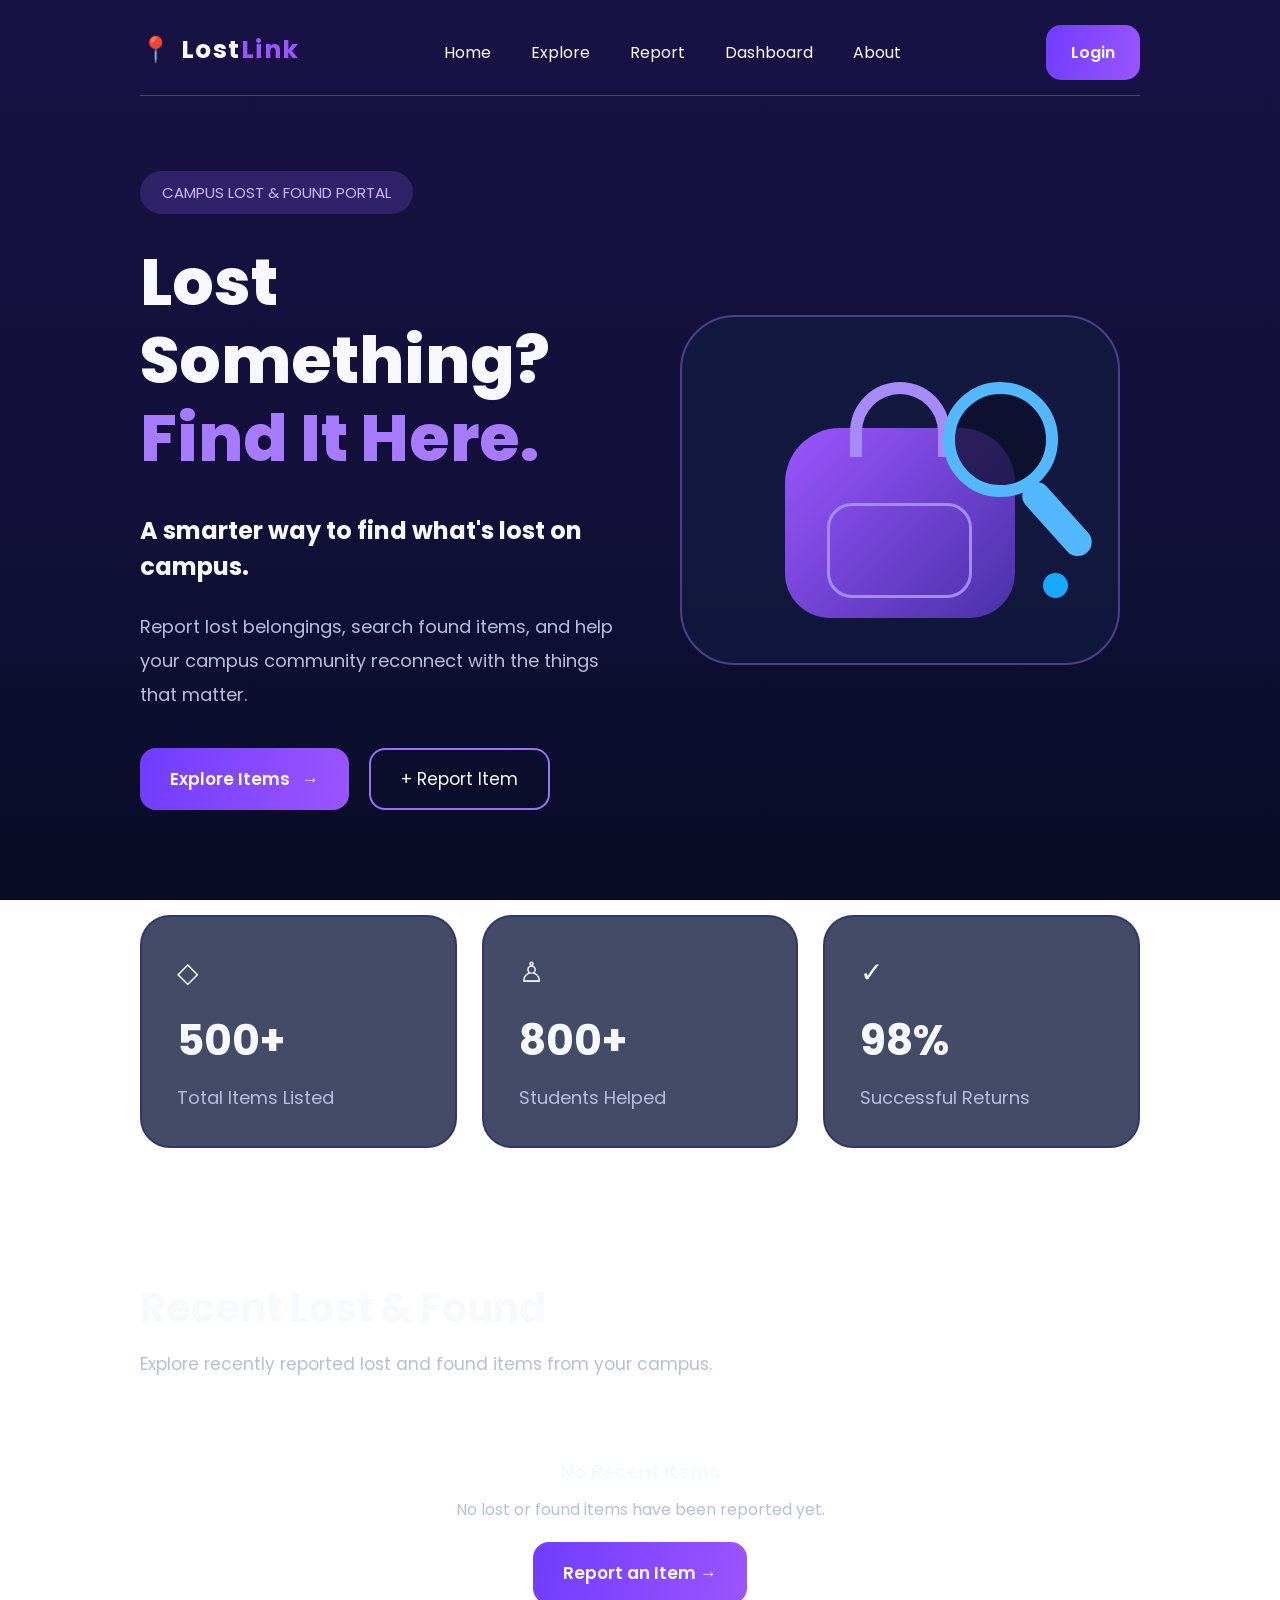
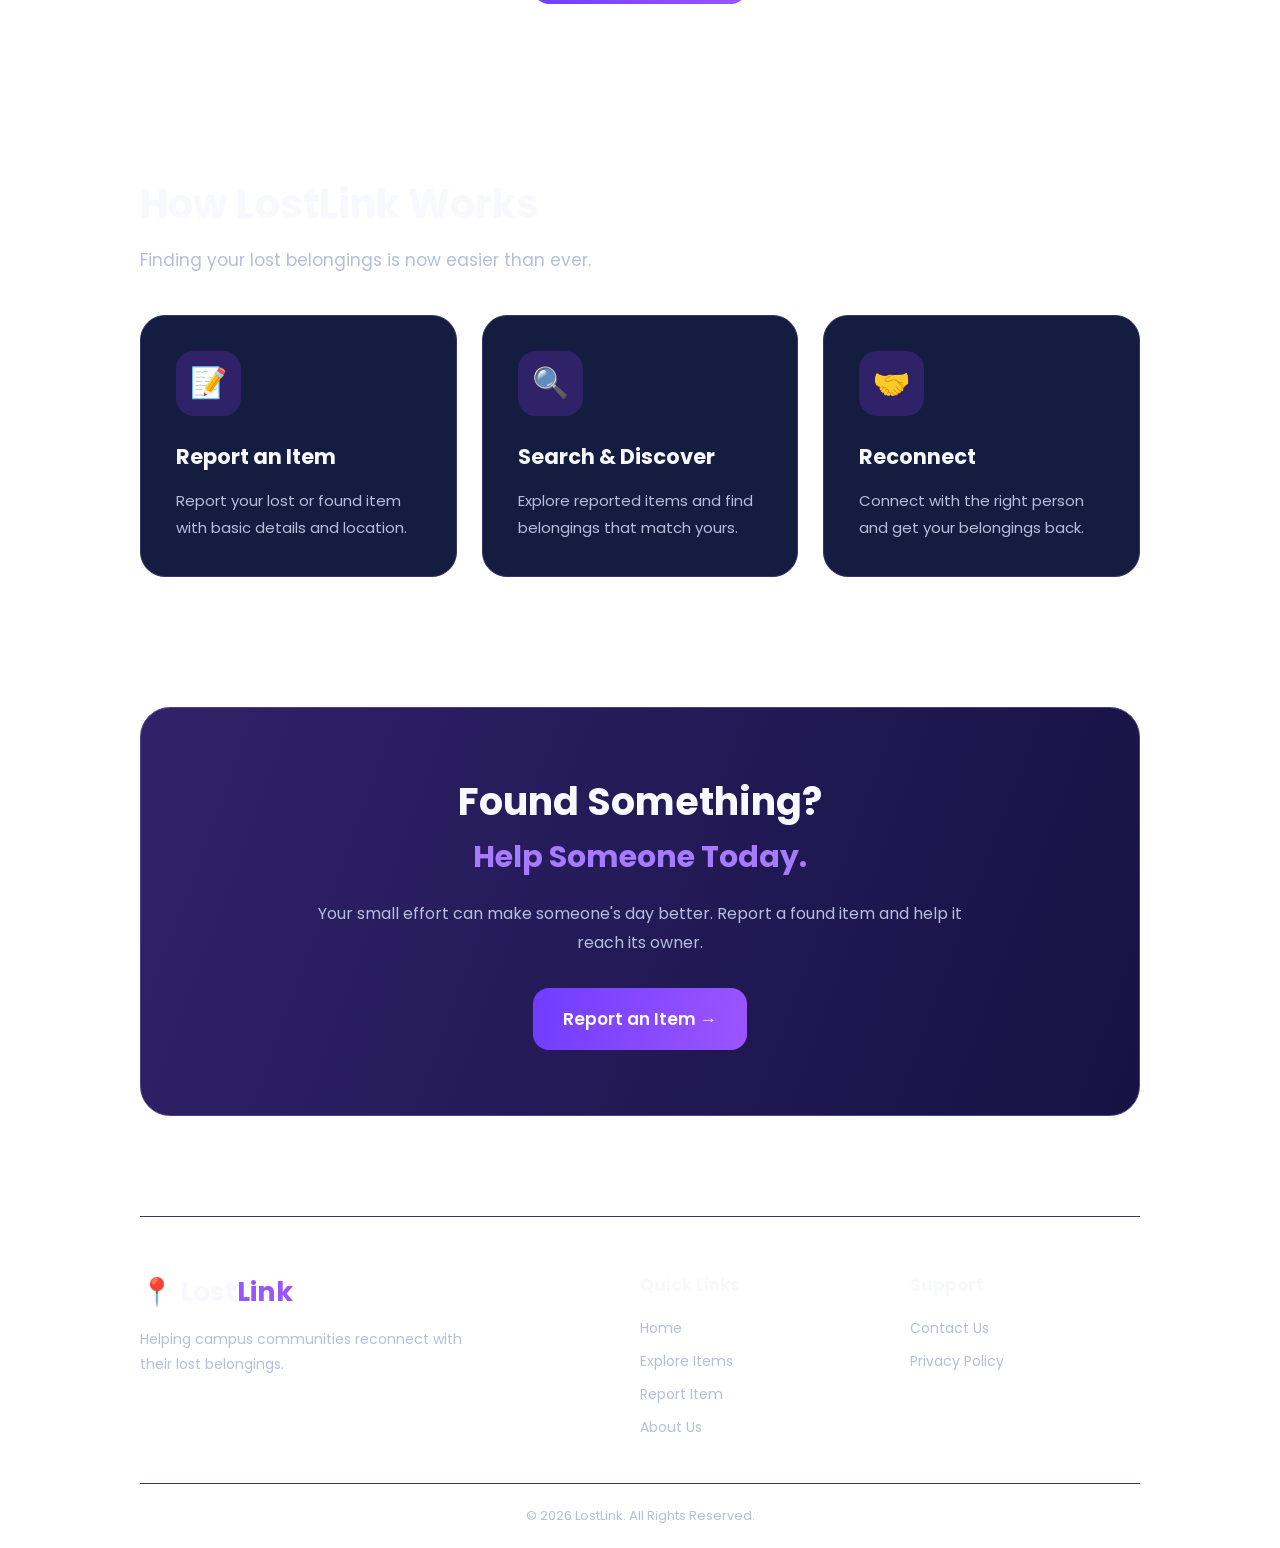
<file: index.html>
<!DOCTYPE html>
<html lang="en">

<head>
    <meta charset="UTF-8">
    <meta name="viewport" content="width=device-width, initial-scale=1.0">

    <title>LostLink | Campus Lost & Found Portal</title>

    <link rel="stylesheet" href="css/style.css">
    <!-- notification css -->
    <link rel="stylesheet" href="css/notifications.css">
</head>

<body>

    <section class="indexHtml">

        <!-- FULL NAVBAR -->
        <div class="navbar">

            <!-- NAVBAR LOGO -->
            <div class="navbarlogo">
                <span>📍</span>
                <p>Lost<span>Link</span></p>
            </div>

            <!-- NAVBAR MENU -->
            <div class="navbarmenu">
                <ul>
                    <li><a href="#Home">Home</a></li>
                    <li><a href="explore.html">Explore</a></li>
                    <li><a href="report.html">Report</a></li>
                    <li><a href="dashboard.html">Dashboard</a></li>
                    <li><a href="#About">About</a></li>
                </ul>
            </div>

            <!-- LOGIN BUTTON -->
            <!-- DYNAMIC LOGIN / LOGOUT BUTTON -->
            <div class="loginbtm" id="authNav">
                <a href="login.html">Login</a>
            </div>

        </div>

        <div class="line"></div>

        <!-- MOBILE NAVBAR MENU -->
        <div class="navbarmenu1">
            <ul>
                <li><a href="#Home">Home</a></li>
                <li><a href="explore.html">Explore</a></li>
                <li><a href="report.html">Report</a></li>
                <li><a href="dashboard.html">Dashboard</a></li>
                <li><a href="#About">About</a></li>
            </ul>
        </div>

        <div class="line1"></div>


        <!-- HERO SECTION -->
        <section class="hero_section" id="Home">

            <div class="hero_content">

                <span class="hero_tag">
                    CAMPUS LOST & FOUND PORTAL
                </span>

                <h1>
                    Lost Something?
                    <span>Find It Here.</span>
                </h1>

                <h2>
                    A smarter way to find what's lost on campus.
                </h2>

                <p>
                    Report lost belongings, search found items,
                    and help your campus community reconnect
                    with the things that matter.
                </p>

                <div class="hero_buttons">

                    <a href="explore.html" class="primary_btn">
                        Explore Items <span>→</span>
                    </a>

                    <a href="report.html" class="secondary_btn">
                        + Report Item
                    </a>

                </div>

            </div>


            <!-- HERO ILLUSTRATION -->
            <div class="hero_image">

                <div class="illustration_box">

                    <div class="bag_handle"></div>

                    <div class="bag">
                        <div class="bag_pocket"></div>
                    </div>

                    <div class="magnifying_glass">
                        <div class="glass_circle"></div>
                        <div class="glass_handle"></div>
                    </div>

                    <div class="blue_dot"></div>

                </div>

            </div>

        </section>


        <!-- STATISTICS SECTION -->
        <section class="statistics" id="Dashboard">

            <div class="stat_card">

                <span class="stat_icon">◇</span>

                <h2>500+</h2>

                <p>Total Items Listed</p>

            </div>


            <div class="stat_card">

                <span class="stat_icon">♙</span>

                <h2>800+</h2>

                <p>Students Helped</p>

            </div>


            <div class="stat_card">

                <span class="stat_icon">✓</span>

                <h2>98%</h2>

                <p>Successful Returns</p>

            </div>

        </section>


        <!-- RECENT LOST AND FOUND SECTION -->
        <section class="recent_section" id="Explore">

            <div class="section_heading">

                <h2>Recent Lost & Found</h2>

                <p>
                    Explore recently reported lost and found items
                    from your campus.
                </p>

            </div>



            <div class="items_container" id="recentItemsContainer">

                <p class="recent-loading">
                    Loading recent items...
                </p>

            </div>


        </section>


        <!-- HOW IT WORKS SECTION -->
        <section class="how_section" id="About">

            <div class="section_heading">

                <h2>How LostLink Works</h2>

                <p>
                    Finding your lost belongings is now easier
                    than ever.
                </p>

            </div>


            <div class="steps_container">

                <div class="step_card">

                    <div class="step_icon">📝</div>

                    <h3>Report an Item</h3>

                    <p>
                        Report your lost or found item with
                        basic details and location.
                    </p>

                </div>


                <div class="step_card">

                    <div class="step_icon">🔍</div>

                    <h3>Search & Discover</h3>

                    <p>
                        Explore reported items and find
                        belongings that match yours.
                    </p>

                </div>


                <div class="step_card">

                    <div class="step_icon">🤝</div>

                    <h3>Reconnect</h3>

                    <p>
                        Connect with the right person
                        and get your belongings back.
                    </p>

                </div>

            </div>

        </section>


        <!-- CALL TO ACTION SECTION -->
        <section class="cta_section" id="Report">

            <div class="cta_content">

                <h2>Found Something?</h2>

                <h3>Help Someone Today.</h3>

                <p>
                    Your small effort can make someone's day better.
                    Report a found item and help it reach its owner.
                </p>

                <a href="report.html" class="primary_btn">
                    Report an Item →
                </a>

            </div>

        </section>


        <!-- FOOTER -->
        <footer class="footer">

            <div class="footer_content">

                <div class="footer_logo">

                    <h2>📍 Lost<span>Link</span></h2>

                    <p>
                        Helping campus communities reconnect
                        with their lost belongings.
                    </p>

                </div>


                <div class="footer_links">

                    <h3>Quick Links</h3>

                    <a href="#Home">Home</a>
                    <a href="explore.html">Explore Items</a>
                    <a href="report.html">Report Item</a>
                    <a href="#About">About Us</a>

                </div>


                <div class="footer_links">

                    <h3>Support</h3>

                    <a href="contact.html">Contact Us</a>
                    <a href="privacy-policy.html">Privacy Policy</a>

                </div>

            </div>


            <div class="footer_bottom">

                <p>© 2026 LostLink. All Rights Reserved.</p>

            </div>

        </footer>

    </section>


    <script src="js/notifications.js"></script>
    <script src="js/auth-navbar.js"></script>
    <script src="js/recent-items.js"></script>
    <script src="js/script.js"></script>

</body>

</html>
</file>
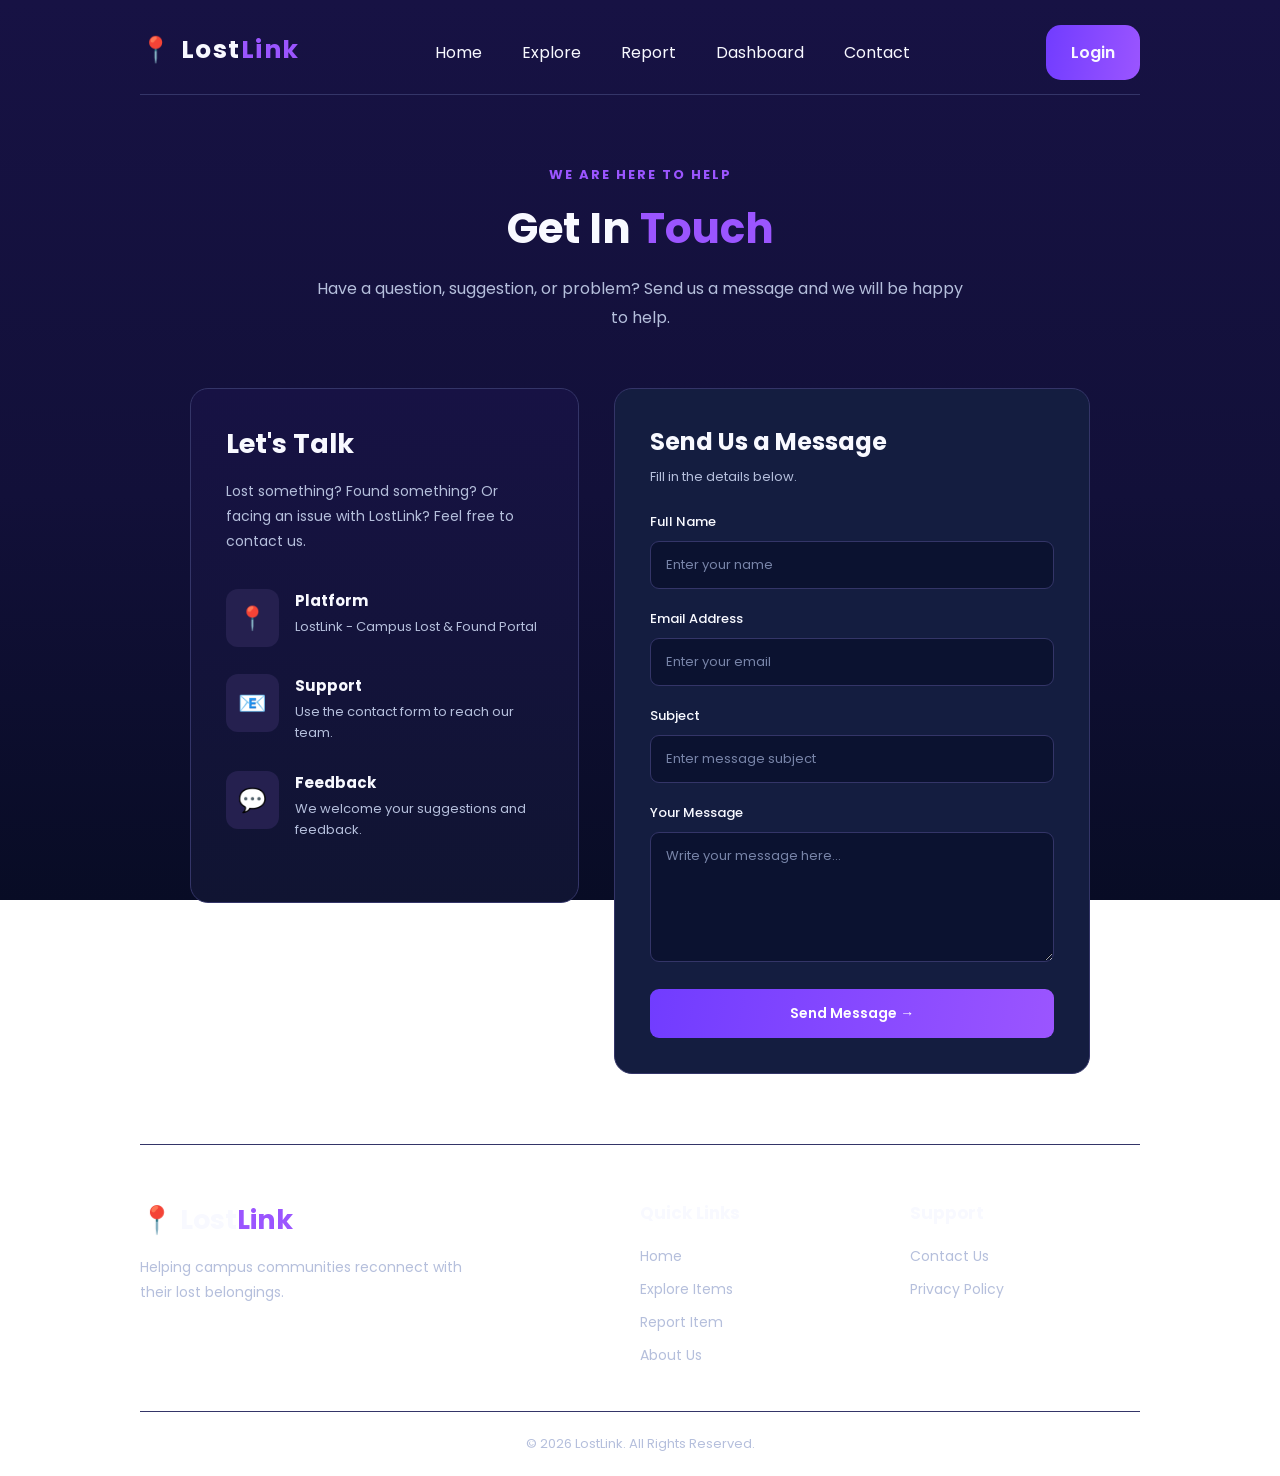
<file: contact.html>
<!DOCTYPE html>
<html lang="en">

<head>
    <meta charset="UTF-8">
    <meta name="viewport" content="width=device-width, initial-scale=1.0">

    <title>Contact Us | LostLink</title>

    <!-- Google Font -->
    <link rel="preconnect" href="https://fonts.googleapis.com">
    <link rel="preconnect" href="https://fonts.gstatic.com" crossorigin>
    <link href="https://fonts.googleapis.com/css2?family=Poppins:wght@400;500;600;700;800&display=swap"
        rel="stylesheet">

    <!-- CSS -->
    <link rel="stylesheet" href="css/style.css">
    <link rel="stylesheet" href="css/contact.css">
    <link rel="stylesheet" href="css/notifications.css">
</head>

<body>

    <!-- NAVBAR -->

    <!-- FULL NAVBAR -->
    <div class="navbar">

        <!-- NAVBAR LOGO -->
        <div class="navbarlogo">
            <span>📍</span>
            <p>Lost<span>Link</span></p>
        </div>

        <!-- NAVBAR MENU -->
        <div class="navbarmenu">
            <ul>
                <li><a href="index.html">Home</a></li>
                <li><a href="explore.html">Explore</a></li>
                <li><a href="report.html">Report</a></li>
                <li><a href="dashboard.html">Dashboard</a></li>
                <li><a href="contact.html">Contact</a></li>
            </ul>
        </div>

        <!-- DYNAMIC LOGIN / LOGOUT BUTTON -->
        <div class="loginbtm" id="authNav">
            <a href="login.html">Login</a>
        </div>

    </div>



    <!-- CONTACT PAGE -->
    <main class="contact-container">

        <section class="contact-header">

            <p class="contact-tag">WE ARE HERE TO HELP</p>

            <h1>Get In <span>Touch</span></h1>

            <p>
                Have a question, suggestion, or problem?
                Send us a message and we will be happy to help.
            </p>

        </section>


        <section class="contact-content">

            <!-- CONTACT INFORMATION -->
            <div class="contact-info">

                <h2>Let's Talk</h2>

                <p>
                    Lost something? Found something?
                    Or facing an issue with LostLink?
                    Feel free to contact us.
                </p>

                <div class="contact-info-item">
                    <span>📍</span>
                    <div>
                        <h3>Platform</h3>
                        <p>LostLink - Campus Lost & Found Portal</p>
                    </div>
                </div>

                <div class="contact-info-item">
                    <span>📧</span>
                    <div>
                        <h3>Support</h3>
                        <p>Use the contact form to reach our team.</p>
                    </div>
                </div>

                <div class="contact-info-item">
                    <span>💬</span>
                    <div>
                        <h3>Feedback</h3>
                        <p>We welcome your suggestions and feedback.</p>
                    </div>
                </div>

            </div>


            <!-- CONTACT FORM -->
            <div class="contact-form-box">

                <h2>Send Us a Message</h2>

                <p>Fill in the details below.</p>

                <form id="contactForm">

                    <div class="contact-form-group">
                        <label for="contactName">Full Name</label>
                        <input type="text" id="contactName" placeholder="Enter your name" required>
                    </div>

                    <div class="contact-form-group">
                        <label for="contactEmail">Email Address</label>
                        <input type="email" id="contactEmail" placeholder="Enter your email" required>
                    </div>

                    <div class="contact-form-group">
                        <label for="contactSubject">Subject</label>
                        <input type="text" id="contactSubject" placeholder="Enter message subject" required>
                    </div>

                    <div class="contact-form-group">
                        <label for="contactMessage">Your Message</label>
                        <textarea id="contactMessage" rows="5" placeholder="Write your message here..." minlength="10"
                            required></textarea>
                    </div>

                    <button type="submit" class="contact-submit-btn">
                        Send Message →
                    </button>

                </form>

            </div>

        </section>

    </main>


    <!-- FOOTER -->
          <footer class="footer">

            <div class="footer_content">

                <div class="footer_logo">

                    <h2>📍 Lost<span>Link</span></h2>

                    <p>
                        Helping campus communities reconnect
                        with their lost belongings.
                    </p>

                </div>


                <div class="footer_links">

                    <h3>Quick Links</h3>

                    <a href="#Home">Home</a>
                    <a href="explore.html">Explore Items</a>
                    <a href="report.html">Report Item</a>
                    <a href="#About">About Us</a>

                </div>


                <div class="footer_links">

                    <h3>Support</h3>

                    <a href="contact.html">Contact Us</a>
                    <a href="privacy-policy.html">Privacy Policy</a>

                </div>

            </div>


            <div class="footer_bottom">

                <p>© 2026 LostLink. All Rights Reserved.</p>

            </div>

        </footer>


    <!-- JAVASCRIPT -->
    <script src="js/notifications.js"></script>
    <script src="js/auth-navbar.js"></script>
    <script src="js/contact.js"></script>

</body>

</html>
</file>
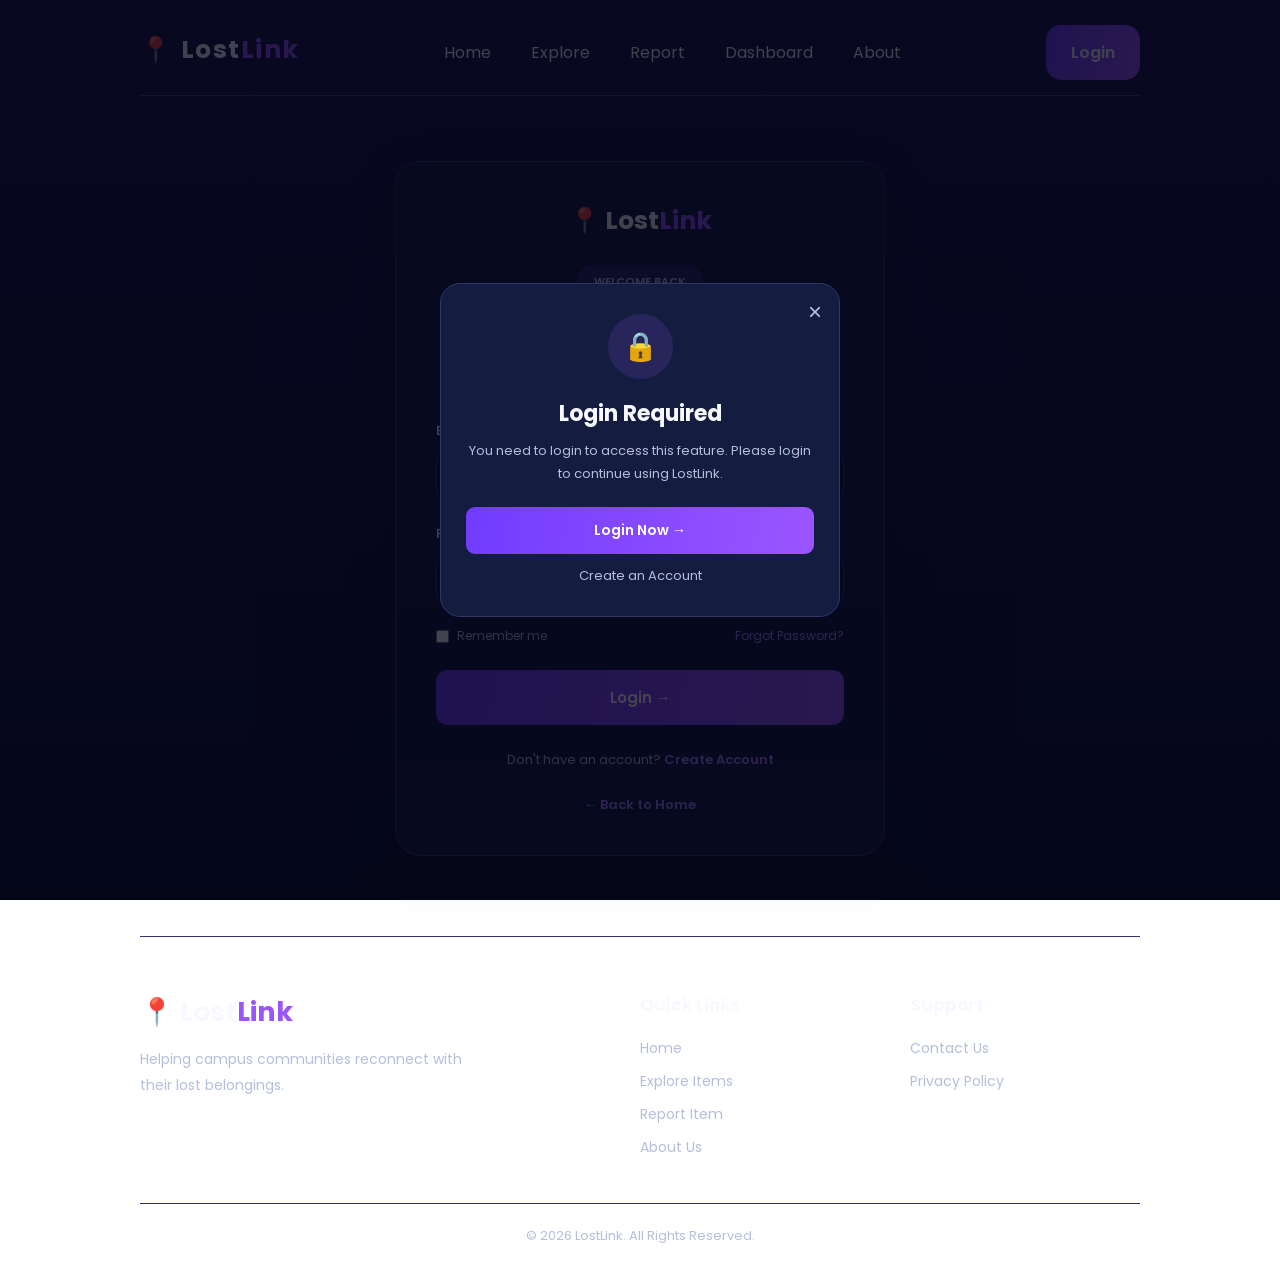
<file: dashboard.html>
<!DOCTYPE html>
<html lang="en">

<head>
    <meta charset="UTF-8">
    <meta name="viewport" content="width=device-width, initial-scale=1.0">
    <title>Student Dashboard | LostLink</title>

    <!-- Google Font -->
    <link rel="preconnect" href="https://fonts.googleapis.com">
    <link rel="preconnect" href="https://fonts.gstatic.com" crossorigin>
    <link href="https://fonts.googleapis.com/css2?family=Poppins:wght@400;500;600;700;800&display=swap"
        rel="stylesheet">

    <!-- CSS Files -->
    <link rel="stylesheet" href="css/style.css">
    <link rel="stylesheet" href="css/dashboard.css">
    <link rel="stylesheet" href="css/notifications.css">
</head>

<body>

    <!-- Navbar -->
    <header class="navbar">
        <div class="logo">
            <a href="index.html">Lost<span>Link.</span></a>
        </div>

        <nav class="navbarmenu1">
            <a href="index.html">Home</a>
            <a href="explore.html">Explore Items</a>
            <a href="report.html">Report Item</a>
            <a href="dashboard.html" class="active">Dashboard</a>
            <a href="my-reports.html">My Reports</a>
        </nav>

        <div class="nav-actions" id="authNav">
            <a href="login.html" class="logout-btn logout-link">Logout</a>
        </div>
    </header>


    <!-- Dashboard Main -->
    <main class="dashboard-container">

        <!-- Welcome Section -->
        <section class="welcome-section">
            <div>
                <p class="welcome-label">STUDENT DASHBOARD</p>
                <h1>Welcome back, <span id="welcomeStudentName">Student!</span></h1>
                <p class="welcome-description">
                    Manage your lost and found reports from one place.
                </p>
            </div>

            <a href="report.html" class="primary-btn">
                + Report an Item
            </a>
        </section>


        <!-- Statistics Section -->
        <section class="stats-section">

            <div class="stat-card">
                <div class="stat-icon purple-icon">📋</div>
                <div>
                    <p>Total Reports</p>
                    <h2 id="totalReports">08</h2>
                    <span>Items reported by you</span>
                </div>
            </div>

            <div class="stat-card">
                <div class="stat-icon blue-icon">🔍</div>
                <div>
                    <p>Lost Items</p>
                    <h2 id="lostReports">05</h2>
                    <span>Items you have lost</span>
                </div>
            </div>

            <div class="stat-card">
                <div class="stat-icon green-icon">🎒</div>
                <div>
                    <p>Found Items</p>
                    <h2 id="foundReports">03</h2>
                    <span>Items you have found</span>
                </div>
            </div>

            <div class="stat-card">
                <div class="stat-icon orange-icon">✓</div>
                <div>
                    <p>Resolved Items</p>
                    <h2 id="resolvedReports">02</h2>
                    <span>Successfully returned</span>
                </div>
            </div>

        </section>


        <!-- Quick Actions -->
        <section class="quick-actions-section">

            <div class="section-heading">
                <div>
                    <h2>Quick Actions</h2>
                    <p>What would you like to do today?</p>
                </div>
            </div>

            <div class="action-grid">

                <a href="report.html" class="action-card">
                    <div class="action-icon">📢</div>
                    <div>
                        <h3>Report Lost Item</h3>
                        <p>Report something you have lost.</p>
                    </div>
                    <span class="action-arrow">→</span>
                </a>

                <a href="report.html" class="action-card">
                    <div class="action-icon">🎒</div>
                    <div>
                        <h3>Report Found Item</h3>
                        <p>Help someone find their belongings.</p>
                    </div>
                    <span class="action-arrow">→</span>
                </a>

                <a href="explore.html" class="action-card">
                    <div class="action-icon">🔎</div>
                    <div>
                        <h3>Explore Items</h3>
                        <p>Search for lost and found items.</p>
                    </div>
                    <span class="action-arrow">→</span>
                </a>
                <a href="my-reports.html" class="action-card">
                    <div class="action-icon">📋</div>
                    <div>
                        <h3>My Reports</h3>
                        <p>View and manage your submitted reports.</p>
                    </div>
                    <span class="action-arrow">→</span>
                </a>

                <a href="my-claims.html" class="action-card">
                    <div class="action-icon">📨</div>
                    <div>
                        <h3>My Claim Requests</h3>
                        <p>Track the status of items you have claimed.</p>
                    </div>
                    <span class="action-arrow">→</span>
                </a>


            </div>
        </section>


        <!-- Recent Reports -->
        <section class="reports-section">

            <div class="section-heading reports-heading">
                <div>
                    <h2>My Recent Reports</h2>
                    <p>Check the status of your reported items.</p>
                </div>

                <a href="my-reports.html" class="view-all">View All Reports →</a>
            </div>



            <div class="table-wrapper">
                <table class="reports-table">

                    <thead>
                        <tr>
                            <th>Item Name</th>
                            <th>Category</th>
                            <th>Report Type</th>
                            <th>Date</th>
                            <th>Status</th>
                        </tr>
                    </thead>

                    <tbody id="dashboardRecentReports">

                        <tr>
                            <td colspan="5">Loading your reports...</td>
                        </tr>

                    </tbody>

                </table>
            </div>


        </section>

        <!-- RECEIVED CLAIM REQUESTS -->
        <section class="claims-section">

            <div class="section-heading">
                <div>
                    <h2>Received Claim Requests</h2>
                    <p>Review requests from students claiming your found items.</p>
                </div>
            </div>

            <!-- CLAIM REQUEST STATISTICS -->
            <div class="claim-stats">
                <div class="claim-stat-card">
                    <span>⏳</span>
                    <div>
                        <h3 id="pendingClaimsCount">0</h3>
                        <p>Pending Requests</p>
                    </div>
                </div>

                <div class="claim-stat-card">
                    <span>✓</span>
                    <div>
                        <h3 id="approvedClaimsCount">0</h3>
                        <p>Approved Requests</p>
                    </div>
                </div>

                <div class="claim-stat-card">
                    <span>✕</span>
                    <div>
                        <h3 id="rejectedClaimsCount">0</h3>
                        <p>Rejected Requests</p>
                    </div>
                </div>
            </div>

            <!-- CLAIM REQUEST CARDS -->
            <div class="claim-requests-container" id="claimRequestsContainer">

                <div class="claims-empty">
                    <span>📭</span>
                    <h3>No Claim Requests Yet</h3>
                    <p>Requests for your found items will appear here.</p>
                </div>

            </div>

        </section>



        <!-- Profile Section -->
        <section class="profile-section">

            <div class="profile-avatar" id="profileAvatar">S</div>

            <div class="profile-info">
                <p class="profile-label">YOUR PROFILE</p>
                <h2 id="profileStudentName">Student Name</h2>
                <p id="profileStudentEmail">student@example.com</p>
            </div>

            <a href="login.html" class="profile-btn logout-link">Logout</a>
        </section>

    </main>


    <!-- Footer -->
    <footer class="dashboard-footer">
        <p>© 2026 LostLink. Helping belongings find their owners.</p>
    </footer>

    <script src="js/notifications.js"></script>
    <script src="js/auth-navbar.js"></script>
    <script src="js/dashboard.js"></script>
</body>

</html>
</file>
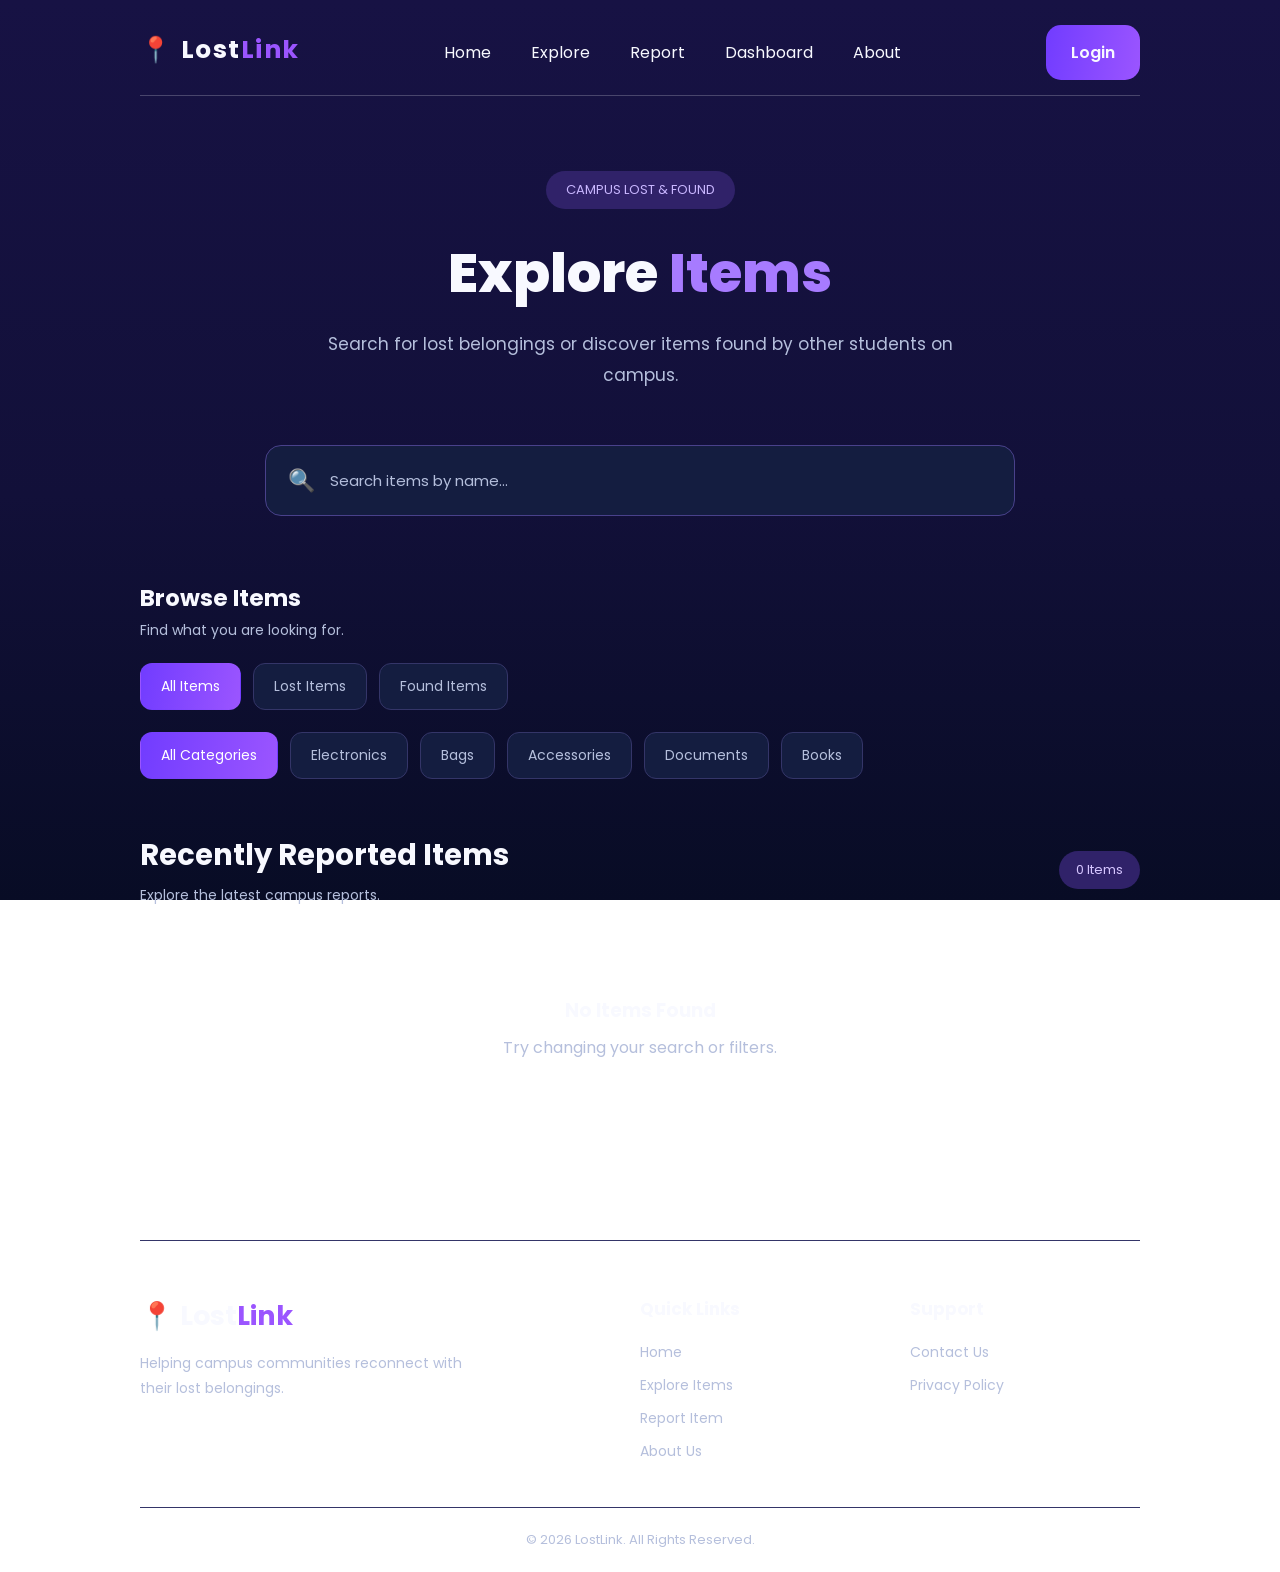
<file: explore.html>
<!DOCTYPE html>
<html lang="en">

<head>
    <meta charset="UTF-8">
    <meta name="viewport" content="width=device-width, initial-scale=1.0">

    <title>Explore Items | LostLink</title>

    <!-- Common CSS -->
    <link rel="stylesheet" href="css/style.css">

    <!-- Explore Page CSS -->
    <link rel="stylesheet" href="css/explore.css">

    <!-- notification css -->
    <link rel="stylesheet" href="css/notifications.css">
</head>

<body>

    <section class="indexHtml">

        <!-- NAVBAR -->
        <div class="navbar">

            <div class="navbarlogo">
                <span>📍</span>
                <p>Lost<span>Link</span></p>
            </div>

            <div class="navbarmenu">
                <ul>
                    <li><a href="index.html#Home">Home</a></li>
                    <li><a href="explore.html">Explore</a></li>
                    <li><a href="report.html">Report</a></li>
                    <li><a href="dashboard.html">Dashboard</a></li>
                    <li><a href="index.html#About">About</a></li>
                </ul>
            </div>

            <div class="loginbtm" id="authNav">
                <a href="login.html">Login</a>
            </div>

        </div>

        <div class="line"></div>

        <!-- MOBILE NAVBAR -->
        <div class="navbarmenu1">
            <ul>
                <li><a href="index.html#Home">Home</a></li>
                <li><a href="explore.html">Explore</a></li>
                <li><a href="report.html">Report</a></li>
                <li><a href="dashboard.html">Dashboard</a></li>
                <li><a href="index.html#About">About</a></li>
            </ul>
        </div>

        <div class="line1"></div>


        <!-- EXPLORE HEADER -->
        <section class="explore_header">

            <span class="explore_tag">CAMPUS LOST & FOUND</span>

            <h1>
                Explore <span>Items</span>
            </h1>

            <p>
                Search for lost belongings or discover
                items found by other students on campus.
            </p>

        </section>


        <!-- SEARCH SECTION -->
        <section class="search_section">

            <div class="search_box">

                <span>🔍</span>

                <input type="search" id="searchInput" placeholder="Search items by name..." aria-label="Search items">

            </div>

        </section>


        <!-- FILTER SECTION -->
        <section class="filter_section">

            <div class="filter_heading">
                <h3>Browse Items</h3>
                <p>Find what you are looking for.</p>
            </div>

            <div class="filter_buttons">

                <button class="filter_btn active" data-filter="all">
                    All Items
                </button>

                <button class="filter_btn" data-filter="lost">
                    Lost Items
                </button>

                <button class="filter_btn" data-filter="found">
                    Found Items
                </button>

            </div>

            <div class="category_buttons">

                <button class="category_btn active" data-category="all">
                    All Categories
                </button>

                <button class="category_btn" data-category="Electronics">
                    Electronics
                </button>

                <button class="category_btn" data-category="Bags">
                    Bags
                </button>

                <button class="category_btn" data-category="Accessories">
                    Accessories
                </button>

                <button class="category_btn" data-category="Documents">
                    Documents
                </button>

                <button class="category_btn" data-category="Books">
                    Books
                </button>

            </div>

        </section>


        <!-- ITEMS SECTION -->
        <section class="explore_items">

            <div class="items_top">

                <div>
                    <h2>Recently Reported Items</h2>
                    <p>Explore the latest campus reports.</p>
                </div>

                <span class="item_count" id="itemCount">0 Items</span>

            </div>


            <div class="explore_grid" id="exploreGrid">

                <p class="explore_loading">
                    Loading items...
                </p>

            </div>

        </section>


        <!-- FOOTER -->
        <footer class="footer">

            <div class="footer_content">

                <div class="footer_logo">

                    <h2>📍 Lost<span>Link</span></h2>

                    <p>
                        Helping campus communities reconnect
                        with their lost belongings.
                    </p>

                </div>

                <div class="footer_links">

                    <h3>Quick Links</h3>

                    <a href="index.html#Home">Home</a>
                    <a href="explore.html">Explore Items</a>
                    <a href="report.html">Report Item</a>
                    <a href="index.html#About">About Us</a>

                </div>

                <div class="footer_links">

                    <h3>Support</h3>

                    <a href="contact.html">Contact Us</a>
                    <a href="privacy-policy.html">Privacy Policy</a>

                </div>

            </div>

            <div class="footer_bottom">

                <p>© 2026 LostLink. All Rights Reserved.</p>

            </div>

        </footer>

    </section>

    <script src="js/notifications.js"></script>
    <script src="js/auth-navbar.js"></script>
    <script src="js/explore.js"></script>
</body>

</html>
</file>
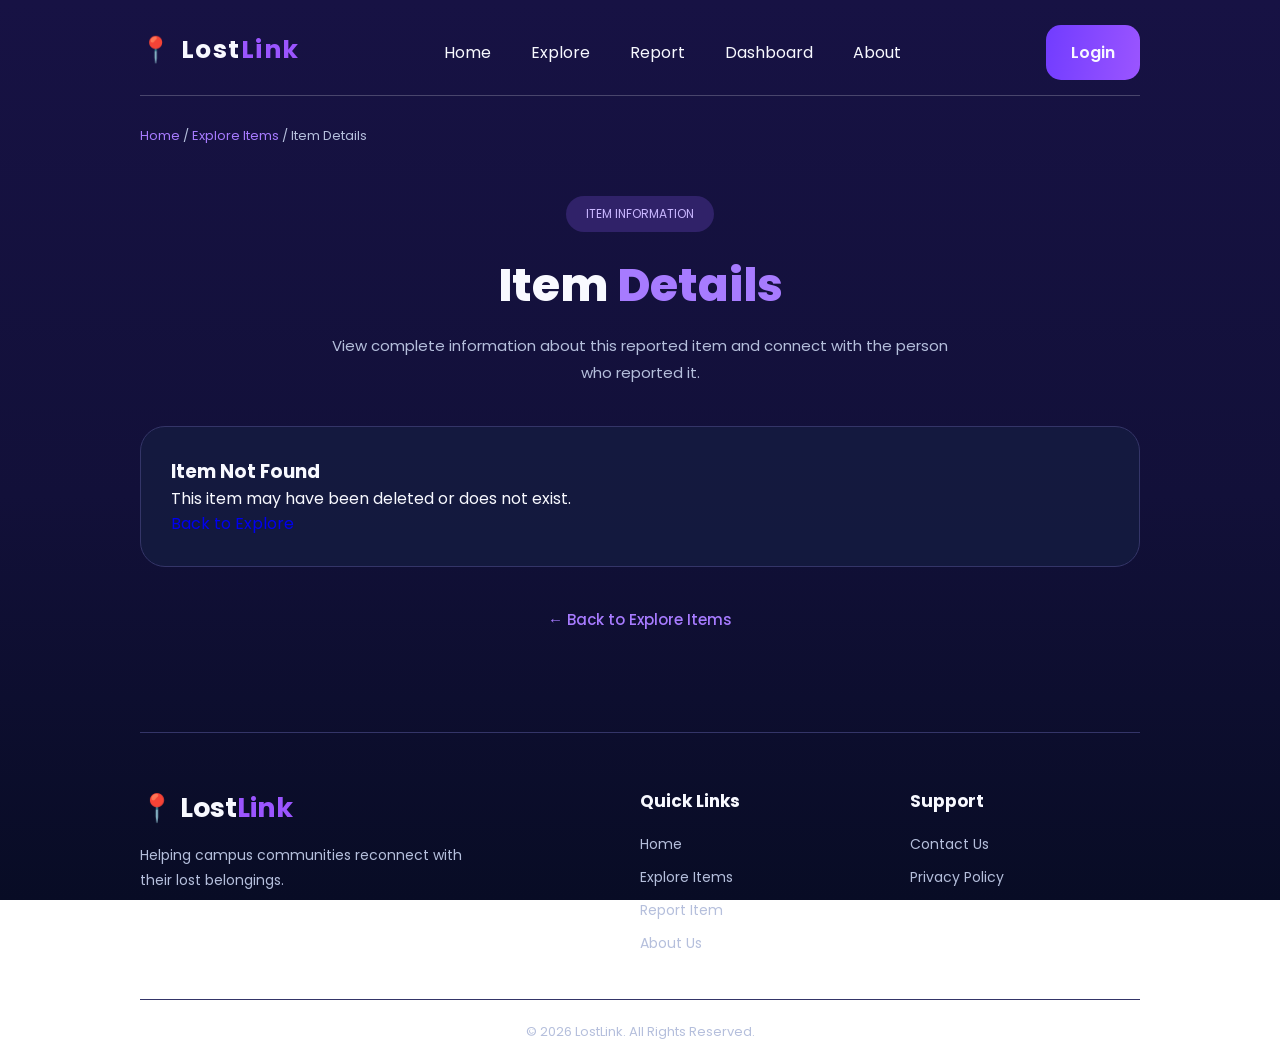
<file: item-details.html>
<!DOCTYPE html>
<html lang="en">

<head>
    <meta charset="UTF-8">
    <meta name="viewport" content="width=device-width, initial-scale=1.0">

    <title>Item Details | LostLink</title>

    <!-- COMMON CSS -->
    <link rel="stylesheet" href="css/style.css">

    <!-- ITEM DETAILS CSS -->
    <link rel="stylesheet" href="css/item-details.css">

    <!-- css notification -->
    <link rel="stylesheet" href="css/notifications.css">
</head>

<body>

    <section class="indexHtml">

        <!-- NAVBAR -->
        <div class="navbar">

            <div class="navbarlogo">
                <span>📍</span>
                <p>Lost<span>Link</span></p>
            </div>

            <div class="navbarmenu">
                <ul>
                    <li><a href="index.html#Home">Home</a></li>
                    <li><a href="explore.html">Explore</a></li>
                    <li><a href="report.html">Report</a></li>
                    <li><a href="dashboard.html">Dashboard</a></li>
                    <li><a href="index.html#About">About</a></li>
                </ul>
            </div>

            <div class="loginbtm" id="authNav">
                <a href="login.html">Login</a>
            </div>

        </div>

        <div class="line"></div>

        <!-- MOBILE NAVBAR -->
        <div class="navbarmenu1">
            <ul>
                <li><a href="index.html#Home">Home</a></li>
                <li><a href="explore.html">Explore</a></li>
                <li><a href="report.html">Report</a></li>
                <li><a href="dashboard.html">Dashboard</a></li>
                <li><a href="index.html#About">About</a></li>
            </ul>
        </div>

        <div class="line1"></div>


        <!-- PAGE BREADCRUMB -->
        <div class="details_breadcrumb">
            <a href="index.html">Home</a>
            <span> / </span>
            <a href="explore.html">Explore Items</a>
            <span> / Item Details</span>
        </div>


        <!-- PAGE HEADING -->
        <section class="details_header">

            <span class="details_tag">ITEM INFORMATION</span>

            <h1>Item <span>Details</span></h1>

            <p>
                View complete information about this reported item
                and connect with the person who reported it.
            </p>

        </section>


        <!-- ITEM DETAILS MAIN SECTION -->
        <section class="details_container">

            <!-- LEFT SIDE: ITEM IMAGE -->
            <div class="details_image_section">

                <div class="details_main_image" id="detailsMainImage">

                    <span class="details_status lost_status" id="detailsStatus">
                        LOST ITEM
                    </span>

                    <div class="details_emoji" id="detailsEmoji">
                        📦
                    </div>

                    <span class="image_caption" id="imageCaption">
                        Item Image
                    </span>

                </div>

                <div class="image_note">
                    <span>📷</span>
                    <p>
                        Item photograph will appear here.
                    </p>
                </div>

            </div>


            <!-- RIGHT SIDE: ITEM INFORMATION -->
            <div class="details_info">

                <div class="details_category" id="detailsCategory">
                    ACCESSORIES
                </div>

                <h2 id="detailsItemName">Black Wallet</h2>
                <p class="details_description" id="detailsDescription">
                    A black leather wallet was reported missing near the library area.
                </p>


                <!-- ITEM INFORMATION -->
                <div class="information_list">

                    <div class="information_item">
                        <span>📍</span>

                        <div>
                            <small>Location</small>
                            <p id="detailsLocation">Library Area</p>
                        </div>
                    </div>


                    <div class="information_item">
                        <span>📅</span>

                        <div>
                            <small>Lost / Found Date</small>
                            <p id="detailsDate">18 November 2026</p>
                        </div>
                    </div>


                    <div class="information_item">
                        <span>📂</span>

                        <div>
                            <small>Category</small>
                            <p id="detailsCategoryInfo">Accessories</p>
                        </div>
                    </div>


                    <div class="information_item">
                        <span>🔖</span>

                        <div>
                            <small>Report ID</small>
                            <p id="detailsReportId">LL-001</p>
                        </div>
                    </div>

                </div>


                <!-- CONTACT INFORMATION -->
                <div class="contact_card">

                    <h3>Reported By</h3>

                    <div class="contact_user">

                        <div class="user_avatar" id="detailsAvatar">
                            RK
                        </div>

                        <div class="user_information">
                            <h4 id="detailsStudentName">Rahul Kumar</h4>
                            <p>Student</p>
                        </div>

                    </div>

                    <div class="contact_details">

                        <p id="detailsEmail">rahul@example.com</p>

                        <p id="detailsPhone">+91 98765 43210</p>

                    </div>

                    <a href="mailto:rahul@example.com" class="contact_button" id="contactButton">
                        Contact Student →
                    </a>

                </div>

                <!-- CLAIM ITEM SECTION -->
                <div class="claim-section" id="claimSection" style="display: none;">

                    <h3>Is This Your Belonging?</h3>

                    <p>
                        If you believe this item belongs to you,
                        submit a claim request with identification details.
                    </p>

                    <button type="button" class="claim-button" id="claimItemButton">
                        Claim This Item →
                    </button>

                </div>


            </div>

        </section>

        <!-- CLAIM REQUEST MODAL -->
        <div class="claim-modal-overlay" id="claimModal">

            <div class="claim-modal">

                <button type="button" class="claim-modal-close" id="closeClaimModal">
                    &times;
                </button>

                <div class="claim-modal-header">

                    <span>LOSTLINK CLAIM SYSTEM</span>

                    <h2>Claim <span>This Item</span></h2>

                    <p>
                        Provide some details to help the reporter verify
                        that this item belongs to you.
                    </p>

                </div>

                <form id="claimForm">

                    <div class="claim-form-group">
                        <label>Your Name</label>
                        <input type="text" id="claimStudentName" readonly>
                    </div>

                    <div class="claim-form-group">
                        <label>Your Email</label>
                        <input type="email" id="claimStudentEmail" readonly>
                    </div>

                    <div class="claim-form-group">
                        <label>Contact Number</label>
                        <input type="tel" id="claimStudentPhone" placeholder="Enter your 10-digit phone number"
                            pattern="[0-9]{10}" maxlength="10" required>
                    </div>

                    <div class="claim-form-group">
                        <label>Why do you think this item belongs to you?</label>

                        <textarea id="claimExplanation"
                            placeholder="Describe some unique details that can prove your ownership..." minlength="20"
                            required></textarea>
                    </div>

                    <div class="claim-form-actions">

                        <button type="button" id="cancelClaim">
                            Cancel
                        </button>

                        <button type="submit" id="submitClaim">
                            Submit Claim Request →
                        </button>

                    </div>

                </form>

            </div>

        </div>



        <!-- BACK TO EXPLORE -->
        <div class="back_explore">

            <a href="explore.html">
                ← Back to Explore Items
            </a>

        </div>


        <!-- FOOTER -->
        <footer class="footer">

            <div class="footer_content">

                <div class="footer_logo">

                    <h2>📍 Lost<span>Link</span></h2>

                    <p>
                        Helping campus communities reconnect
                        with their lost belongings.
                    </p>

                </div>


                <div class="footer_links">

                    <h3>Quick Links</h3>

                    <a href="index.html#Home">Home</a>
                    <a href="explore.html">Explore Items</a>
                    <a href="report.html">Report Item</a>
                    <a href="index.html#About">About Us</a>

                </div>


                <div class="footer_links">

                    <h3>Support</h3>

                    <a href="contact.html">Contact Us</a>
                    <a href="privacy-policy.html">Privacy Policy</a>

                </div>

            </div>


            <div class="footer_bottom">
                <p>© 2026 LostLink. All Rights Reserved.</p>
            </div>

        </footer>

    </section>

    <script src="js/notifications.js"></script>
    <script src="js/auth-navbar.js"></script>
    <script src="js/item-details.js"></script>
</body>

</html>
</file>
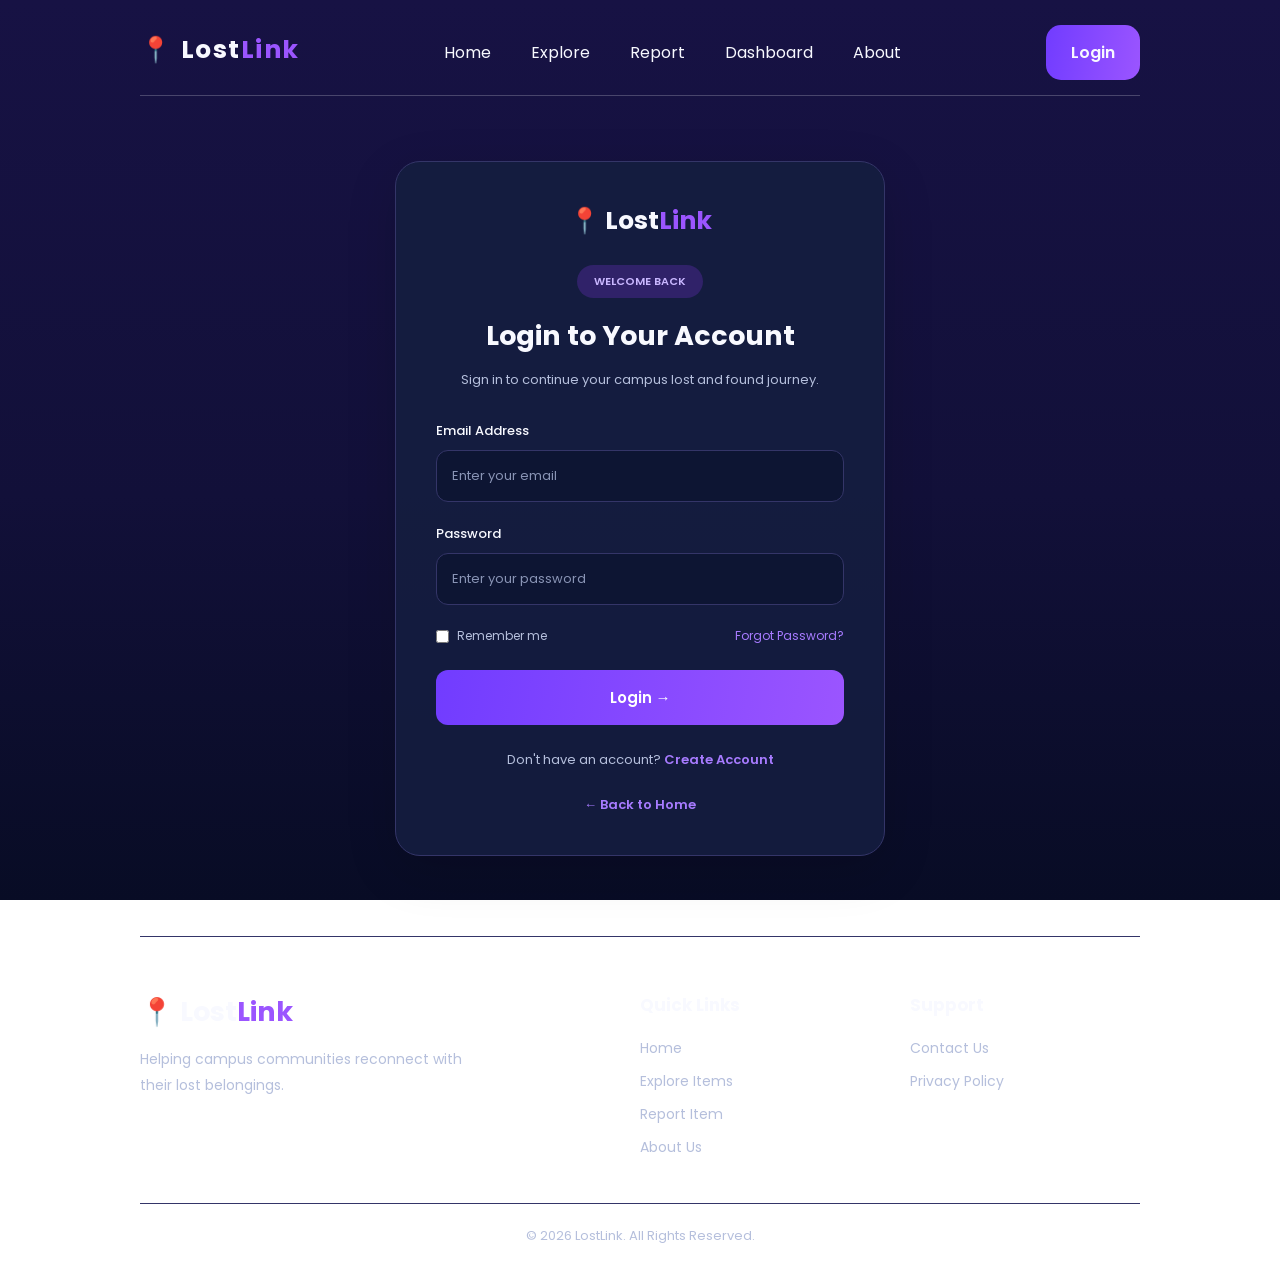
<file: login.html>
<!DOCTYPE html>
<html lang="en">

<head>
    <meta charset="UTF-8">
    <meta name="viewport" content="width=device-width, initial-scale=1.0">
    <title>Login | LostLink</title>

    <link rel="stylesheet" href="css/style.css">
    <link rel="stylesheet" href="css/login.css">
    <link rel="stylesheet" href="css/notifications.css">
</head>

<body>

    <section class="indexHtml">

        <!-- NAVBAR -->
        <div class="navbar">

            <div class="navbarlogo">
                <span>📍</span>
                <p>Lost<span>Link</span></p>
            </div>

            <div class="navbarmenu">
                <ul>
                    <li><a href="index.html#Home">Home</a></li>
                    <li><a href="explore.html">Explore</a></li>
                    <li><a href="report.html">Report</a></li>
                    <li><a href="dashboard.html">Dashboard</a></li>
                    <li><a href="index.html#About">About</a></li>
                </ul>
            </div>

            <div class="loginbtm" id="authNav">
                <a href="login.html">Login</a>
            </div>

        </div>

        <div class="line"></div>

        <!-- MOBILE NAVBAR -->
        <div class="navbarmenu1">
            <ul>
                <li><a href="index.html#Home">Home</a></li>
                <li><a href="explore.html">Explore</a></li>
                <li><a href="report.html">Report</a></li>
                <li><a href="dashboard.html">Dashboard</a></li>
                <li><a href="index.html#About">About</a></li>
            </ul>
        </div>

        <div class="line1"></div>


        <!-- LOGIN SECTION -->
        <section class="auth_section">

            <div class="auth_card">

                <div class="auth_logo">📍 Lost<span>Link</span></div>

                <span class="auth_tag">WELCOME BACK</span>

                <h1>Login to Your Account</h1>

                <p class="auth_subtitle">
                    Sign in to continue your campus lost and found journey.
                </p>

                <form class="auth_form" id="loginForm">

                    <div class="auth_group">
                        <label for="loginEmail">Email Address</label>
                        <input type="email" id="loginEmail" name="email" placeholder="Enter your email"
                            autocomplete="email" required>
                    </div>

                    <div class="auth_group">
                        <label for="loginPassword">Password</label>
                        <input type="password" id="loginPassword" name="password" placeholder="Enter your password"
                            autocomplete="current-password" required>
                    </div>

                    <div class="auth_options">

                        <label class="remember_option">
                            <input type="checkbox" name="remember">
                            <span>Remember me</span>
                        </label>

                        <a href="#forgot-password">Forgot Password?</a>

                    </div>

                    <button type="submit" class="auth_submit">
                        Login →
                    </button>

                </form>

                <div class="auth_switch">
                    Don't have an account?
                    <a href="register.html">Create Account</a>
                </div>

                <a href="index.html" class="back_home">
                    ← Back to Home
                </a>

            </div>

        </section>


        <!-- FOOTER -->
        <footer class="footer">

            <div class="footer_content">

                <div class="footer_logo">
                    <h2>📍 Lost<span>Link</span></h2>
                    <p>
                        Helping campus communities reconnect
                        with their lost belongings.
                    </p>
                </div>

                <div class="footer_links">
                    <h3>Quick Links</h3>
                    <a href="index.html#Home">Home</a>
                    <a href="explore.html">Explore Items</a>
                    <a href="report.html">Report Item</a>
                    <a href="index.html#About">About Us</a>
                </div>

                <div class="footer_links">

                    <h3>Support</h3>

                    <a href="contact.html">Contact Us</a>
                    <a href="privacy-policy.html">Privacy Policy</a>

                </div>

            </div>

            <div class="footer_bottom">
                <p>© 2026 LostLink. All Rights Reserved.</p>
            </div>

        </footer>

    </section>

    <script src="js/notifications.js"></script>
    <script src="js/auth-navbar.js"></script>
    <script src="js/script.js"></script>
</body>

</html>
</file>
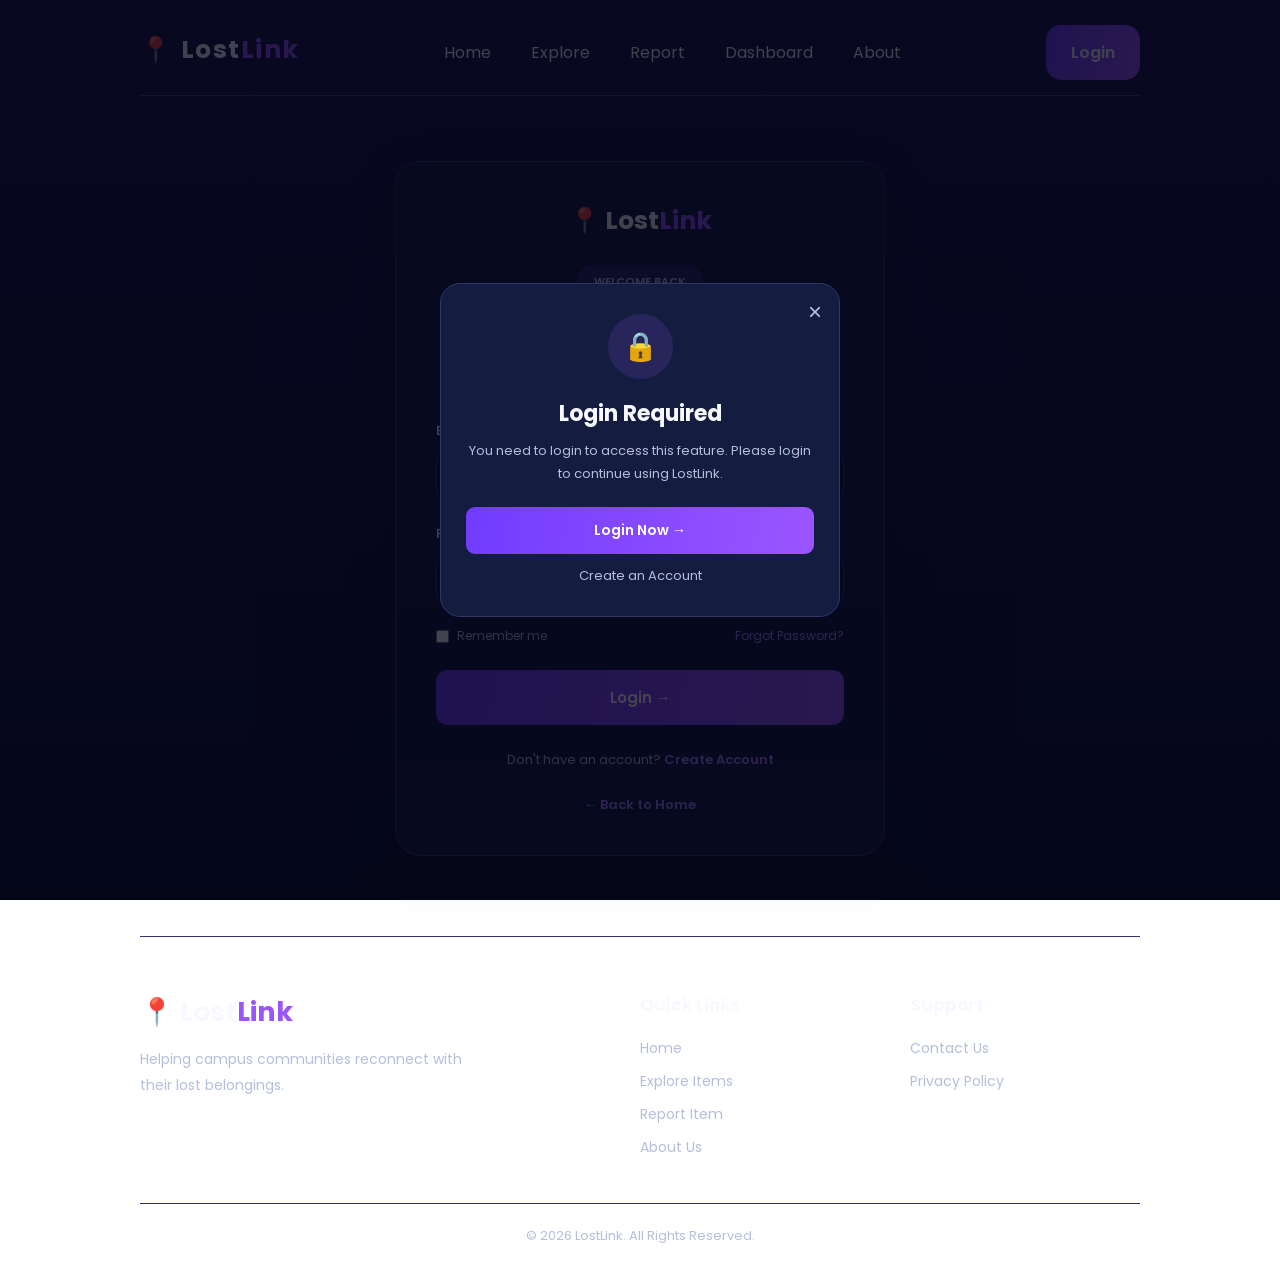
<file: my-claims.html>
<!DOCTYPE html>
<html lang="en">

<head>
    <meta charset="UTF-8">
    <meta name="viewport" content="width=device-width, initial-scale=1.0">

    <title>My Claim Requests | LostLink</title>

    <!-- Google Font -->
    <link rel="preconnect" href="https://fonts.googleapis.com">
    <link rel="preconnect" href="https://fonts.gstatic.com" crossorigin>
    <link href="https://fonts.googleapis.com/css2?family=Poppins:wght@400;500;600;700;800&display=swap"
        rel="stylesheet">

    <!-- CSS Files -->
    <link rel="stylesheet" href="css/style.css">
    <link rel="stylesheet" href="css/my-claims.css">
    <link rel="stylesheet" href="css/notifications.css">

</head>

<body>

    <!-- NAVBAR -->
    <header class="navbar">

        <div class="logo">
            <a href="index.html">Lost<span>Link.</span></a>
        </div>

        <nav class="navbarmenu1">
            <a href="index.html">Home</a>
            <a href="explore.html">Explore Items</a>
            <a href="report.html">Report Item</a>
            <a href="dashboard.html">Dashboard</a>
            <a href="my-reports.html">My Reports</a>
            <a href="my-claims.html" class="active">My Claims</a>
        </nav>

        <div class="nav-actions" id="authNav">
            <a href="login.html" class="logout-btn logout-link">Logout</a>
        </div>

    </header>


    <!-- MAIN CONTENT -->
    <main class="my-claims-container">

        <!-- PAGE HEADER -->
        <section class="claims-page-header">

            <p class="claims-tag">STUDENT DASHBOARD</p>

            <h1>My Claim <span>Requests</span></h1>

            <p>
                Track the status of items you have claimed
                and stay updated on your requests.
            </p>

        </section>


        <!-- CLAIM STATISTICS -->
        <section class="my-claims-stats">

            <div class="my-claim-stat">
                <span>📋</span>
                <div>
                    <h2 id="myTotalClaims">0</h2>
                    <p>Total Requests</p>
                </div>
            </div>

            <div class="my-claim-stat">
                <span>⏳</span>
                <div>
                    <h2 id="myPendingClaims">0</h2>
                    <p>Pending</p>
                </div>
            </div>

            <div class="my-claim-stat">
                <span>✓</span>
                <div>
                    <h2 id="myApprovedClaims">0</h2>
                    <p>Approved</p>
                </div>
            </div>

            <div class="my-claim-stat">
                <span>✕</span>
                <div>
                    <h2 id="myRejectedClaims">0</h2>
                    <p>Rejected</p>
                </div>
            </div>

        </section>


        <!-- CLAIM REQUESTS -->
        <section class="my-claims-section">

            <div class="my-claims-heading">
                <div>
                    <h2>Your Submitted Requests</h2>
                    <p>Check the latest updates on your claims.</p>
                </div>
            </div>


            <div class="my-claims-grid" id="myClaimsGrid">

                <div class="my-claims-empty">
                    <span>📭</span>
                    <h3>No Claim Requests Yet</h3>
                    <p>Your submitted claim requests will appear here.</p>

                    <a href="explore.html">
                        Explore Found Items →
                    </a>
                </div>

            </div>

        </section>


        <!-- BACK TO DASHBOARD -->
        <div class="claims-back">
            <a href="dashboard.html">← Back to Dashboard</a>
        </div>

    </main>


    <!-- FOOTER -->
    <footer class="dashboard-footer">
        <p>© 2026 LostLink. Helping belongings find their owners.</p>
    </footer>


    <!-- JAVASCRIPT -->
    <script src="js/notifications.js"></script>
    <script src="js/auth-navbar.js"></script>
    <script src="js/auth-guard.js"></script>
    <script src="js/my-claims.js"></script>

</body>

</html>
</file>
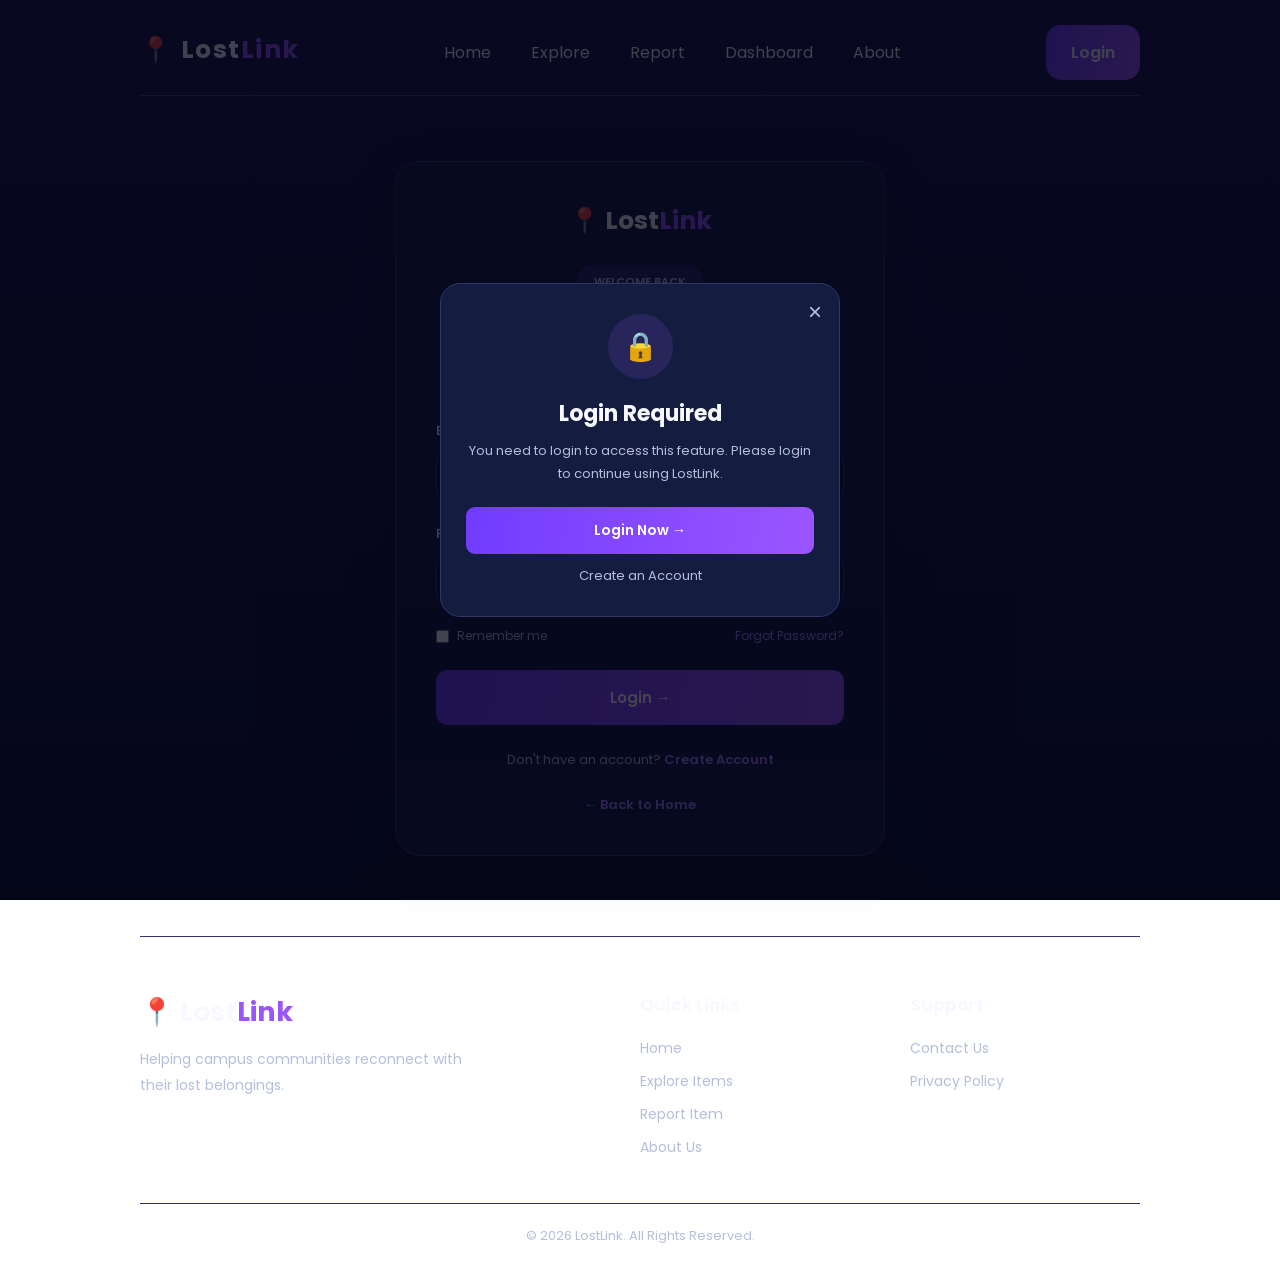
<file: my-reports.html>
<!DOCTYPE html>
<html lang="en">

<head>
    <meta charset="UTF-8">
    <meta name="viewport" content="width=device-width, initial-scale=1.0">

    <title>My Reports | LostLink</title>

    <!-- Google Font -->
    <link rel="preconnect" href="https://fonts.googleapis.com">
    <link rel="preconnect" href="https://fonts.gstatic.com" crossorigin>
    <link href="https://fonts.googleapis.com/css2?family=Poppins:wght@400;500;600;700;800&display=swap"
        rel="stylesheet">

    <!-- CSS Files -->
    <link rel="stylesheet" href="css/style.css">
    <link rel="stylesheet" href="css/my-reports.css">
    <link rel="stylesheet" href="css/notifications.css">

</head>

<body>

    <!-- NAVBAR -->
    <header class="navbar">

        <div class="logo">
            <a href="index.html">Lost<span>Link.</span></a>
        </div>

        <nav class="navbarmenu1">
            <a href="index.html">Home</a>
            <a href="explore.html">Explore Items</a>
            <a href="report.html">Report Item</a>
            <a href="dashboard.html">Dashboard</a>
            <a href="my-reports.html" class="active">My Reports</a>
        </nav>

        <div class="nav-actions" id="authNav">
            <a href="login.html">Login</a>
        </div>

    </header>


    <!-- MAIN CONTENT -->
    <main class="my-reports-container">

        <!-- PAGE HEADER -->
        <section class="my-reports-header">

            <div>
                <p class="reports-tag">MY ACTIVITY</p>

                <h1>My <span>Reports</span></h1>

                <p>
                    Manage and track all your submitted lost and found reports.
                </p>
            </div>

            <a href="report.html" class="primary-btn">
                + Report an Item
            </a>

        </section>


        <!-- REPORT STATISTICS -->
        <section class="my-reports-stats">

            <div class="my-report-stat">
                <p>Total Reports</p>
                <h2 id="totalReports">0</h2>
            </div>

            <div class="my-report-stat">
                <p>Lost Items</p>
                <h2 id="lostReports">0</h2>
            </div>

            <div class="my-report-stat">
                <p>Found Items</p>
                <h2 id="foundReports">0</h2>
            </div>

            <div class="my-report-stat">
                <p>Resolved</p>
                <h2 id="resolvedReports">0</h2>
            </div>

        </section>


        <!-- REPORT LIST -->
        <section class="my-reports-list-section">

            <div class="my-reports-list-heading">

                <div>
                    <h2>All Submitted Reports</h2>
                    <p>Here you can view your reported items.</p>
                </div>

            </div>

            <!-- JavaScript will display reports here -->
            <div class="my-reports-grid" id="myReportsGrid">

                <div class="reports-loading">
                    Loading your reports...
                </div>

            </div>

        </section>

    </main>


    <!-- FOOTER -->
          <footer class="footer">

            <div class="footer_content">

                <div class="footer_logo">

                    <h2>📍 Lost<span>Link</span></h2>

                    <p>
                        Helping campus communities reconnect
                        with their lost belongings.
                    </p>

                </div>


                <div class="footer_links">

                    <h3>Quick Links</h3>

                    <a href="#Home">Home</a>
                    <a href="explore.html">Explore Items</a>
                    <a href="report.html">Report Item</a>
                    <a href="#About">About Us</a>

                </div>


                <div class="footer_links">

                    <h3>Support</h3>

                    <a href="contact.html">Contact Us</a>
                    <a href="privacy-policy.html">Privacy Policy</a>

                </div>

            </div>


            <div class="footer_bottom">

                <p>© 2026 LostLink. All Rights Reserved.</p>

            </div>

        </footer>


<!-- VIEW REPORT DETAILS MODAL -->
<div class="view-modal-overlay" id="viewModal">

    <div class="view-modal">

        <button type="button" class="view-modal-close" id="closeViewModal">
            &times;
        </button>

        <div class="view-modal-header">
            <span>REPORT INFORMATION</span>
            <h2>Item <span>Details</span></h2>
            <p>Complete information about your submitted report.</p>
        </div>

        <div id="viewReportContent">
            <!-- JavaScript will display report details here -->
        </div>

    </div>

</div>


<!-- EDIT REPORT MODAL -->
<div class="edit-modal-overlay" id="editModal">

    <div class="edit-modal">

        <button type="button" class="edit-modal-close" id="closeEditModal">
            &times;
        </button>

        <div class="edit-modal-header">
            <span>UPDATE YOUR REPORT</span>
            <h2>Edit <span>Report</span></h2>
            <p>Correct your item information below.</p>
        </div>

        <form id="editReportForm">

            <input type="hidden" id="editReportId">

            <div class="edit-form-group">
                <label>Item Type</label>
                <select id="editItemType" required>
                    <option value="lost">Lost Item</option>
                    <option value="found">Found Item</option>
                </select>
            </div>

            <div class="edit-form-group">
                <label>Item Name</label>
                <input type="text" id="editItemName" required minlength="3">
            </div>

            <div class="edit-form-group">
                <label>Category</label>
                <select id="editCategory" required>
                    <option value="">Select Category</option>
                    <option value="Electronics">Electronics</option>
                    <option value="Bags">Bags</option>
                    <option value="Accessories">Accessories</option>
                    <option value="Documents">Documents</option>
                    <option value="Books">Books</option>
                    <option value="Others">Others</option>
                </select>
            </div>

            <div class="edit-form-group">
                <label>Description</label>
                <textarea id="editDescription" required minlength="10"></textarea>
            </div>

            <div class="edit-form-group">
                <label>Location</label>
                <input type="text" id="editLocation" required>
            </div>

            <div class="edit-form-group">
                <label>Lost / Found Date</label>
                <input type="date" id="editItemDate" required>
            </div>

            <div class="edit-form-group">
                <label>Phone Number</label>
                <input type="tel" id="editPhone" maxlength="10"
                       pattern="[0-9]{10}" required>
            </div>

            <div class="edit-form-group">
                <label>Change Item Image (Optional)</label>
                <input type="file" id="editItemImage" accept="image/png,image/jpeg">
                <small>Leave empty to keep your existing image. Maximum size: 2 MB.</small>
            </div>

            <div class="edit-modal-actions">

                <button type="button" id="cancelEdit">
                    Cancel
                </button>

                <button type="submit" id="saveEdit">
                    Save Changes
                </button>

            </div>

        </form>

    </div>

</div>



<!-- DELETE CONFIRMATION MODAL -->
<div class="delete-modal-overlay" id="deleteModal">

    <div class="delete-modal">

        <button type="button" class="delete-modal-close" id="closeDeleteModal">
            &times;
        </button>

        <div class="delete-modal-icon">🗑️</div>

        <h2>Delete Report?</h2>

        <p>
            Are you sure you want to delete this report?
            This action cannot be undone.
        </p>

        <div class="delete-modal-actions">

            <button type="button" id="cancelDelete">
                Cancel
            </button>

            <button type="button" id="confirmDelete">
                Yes, Delete
            </button>

        </div>

    </div>

</div>



    <!-- JAVASCRIPT FILES -->
    <script src="js/notifications.js"></script>
    <script src="js/auth-navbar.js"></script>
    <script src="js/auth-guard.js"></script>
    <script src="js/my-reports.js"></script>

</body>

</html>
</file>
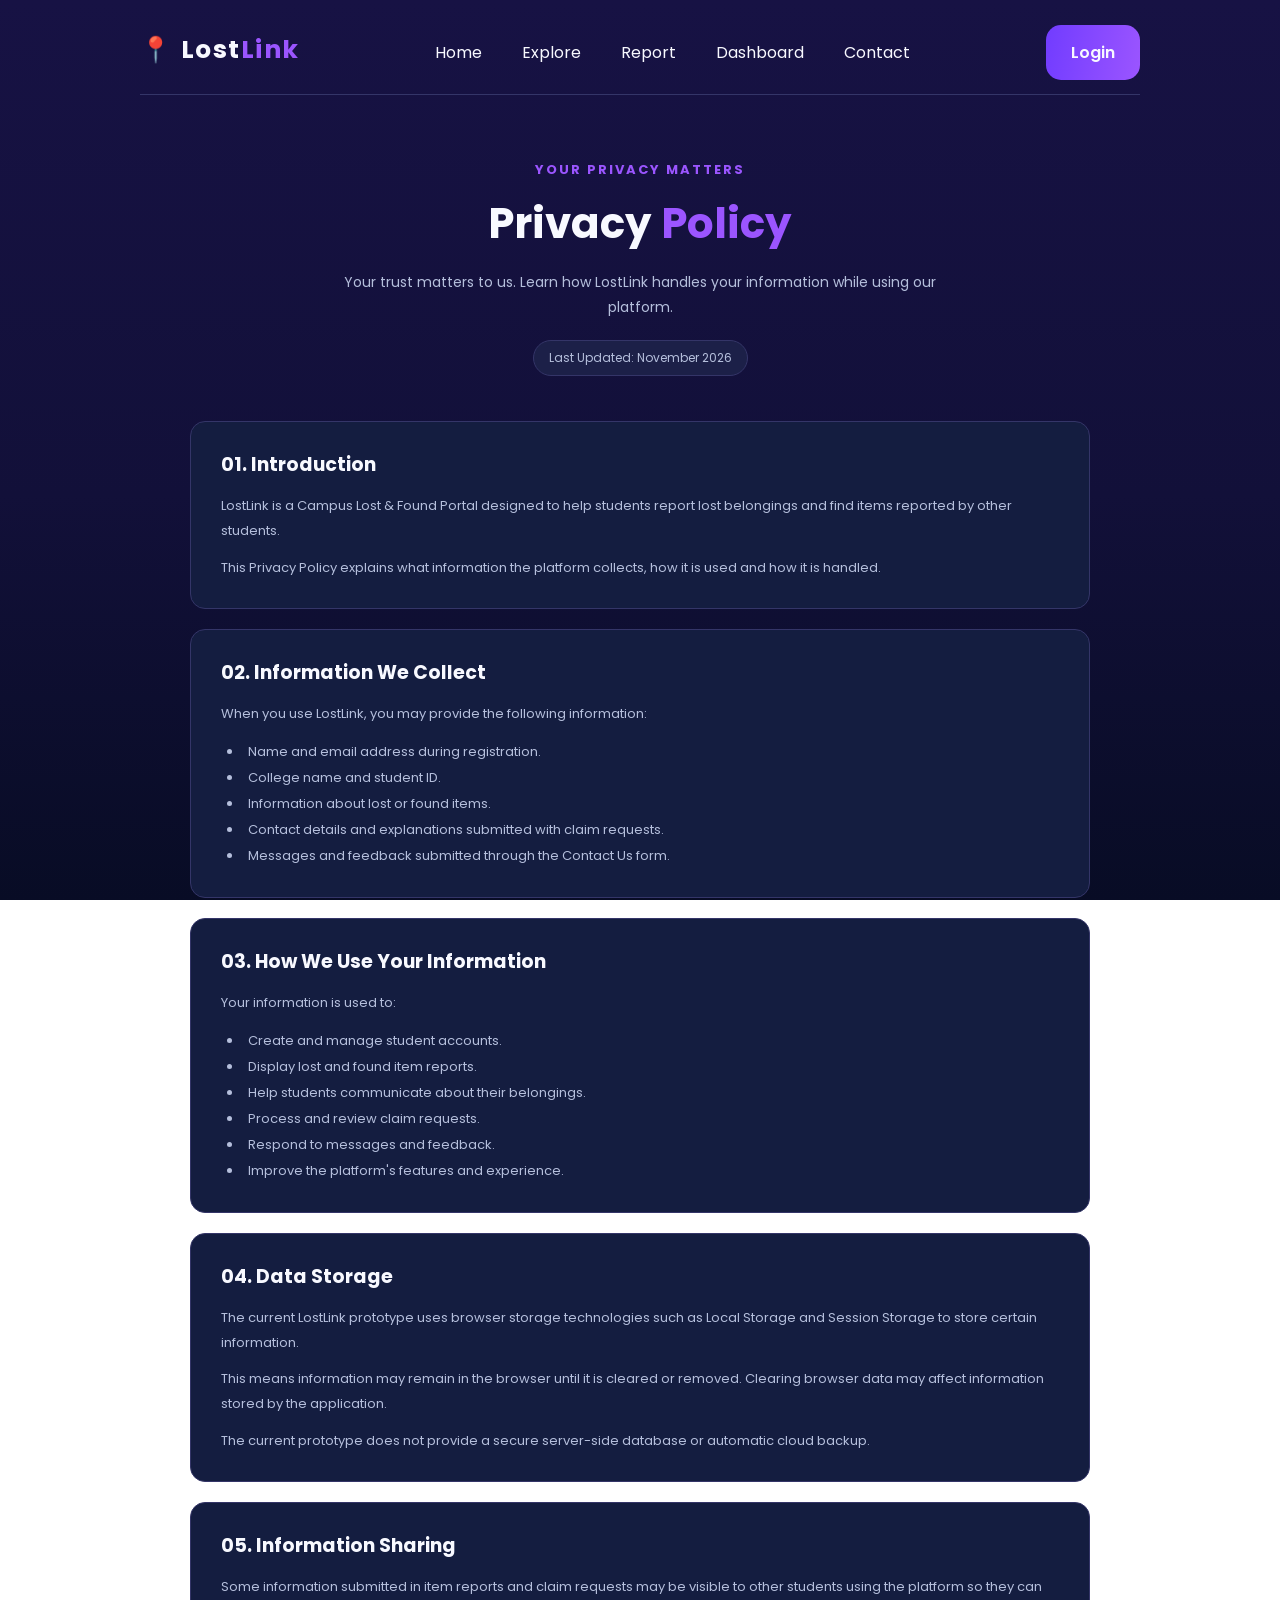
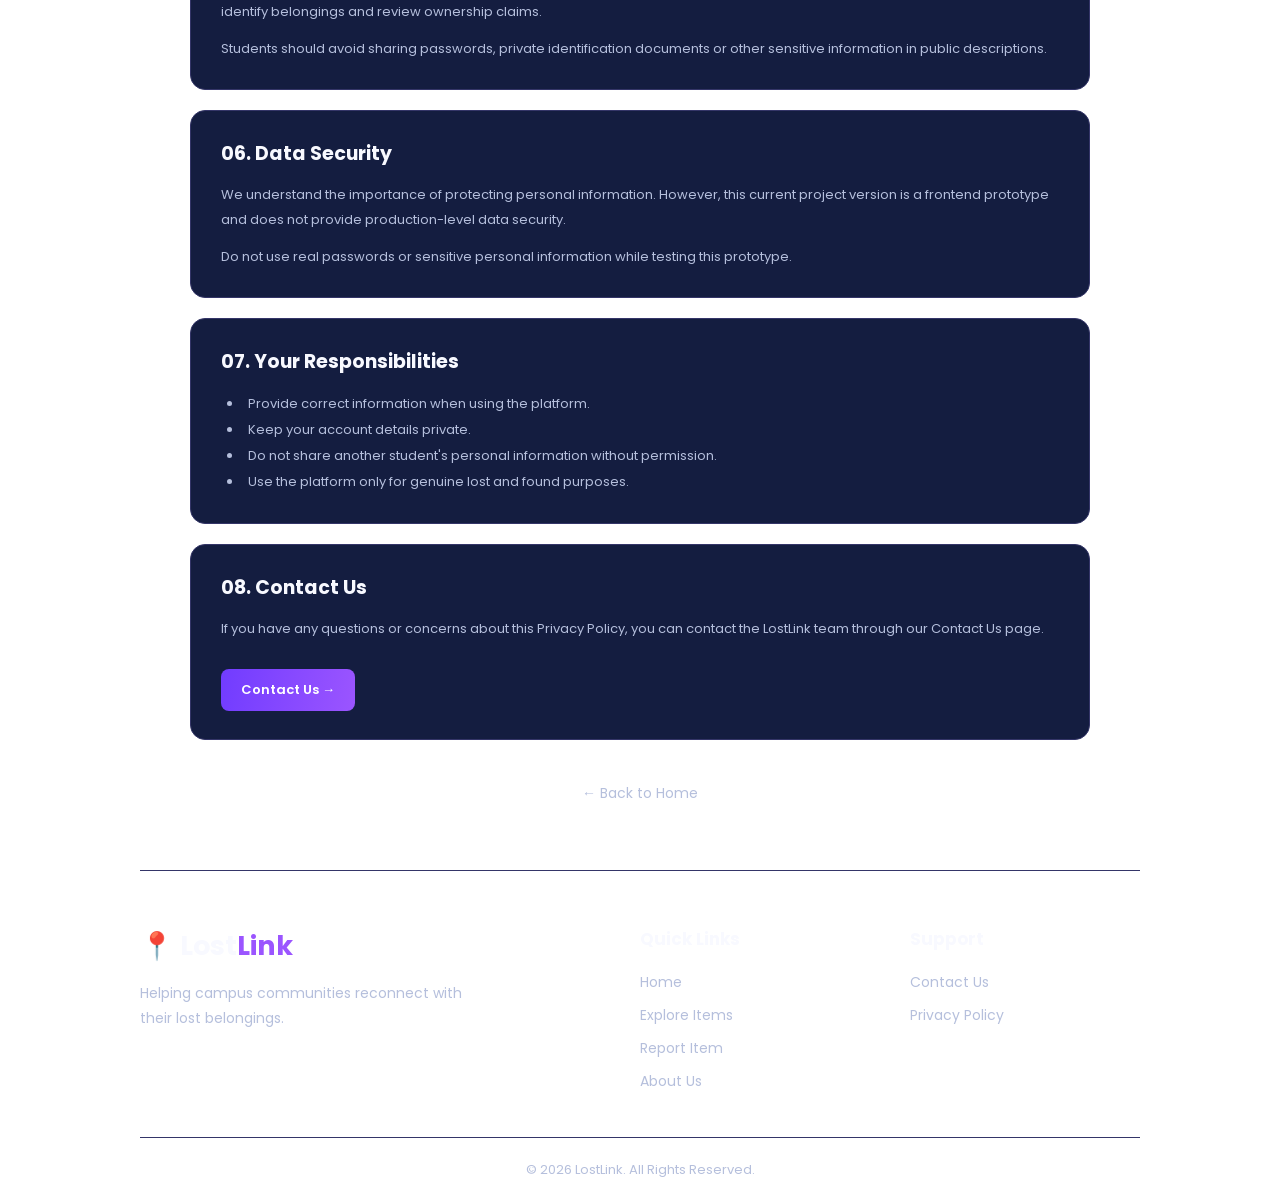
<file: privacy-policy.html>
<!DOCTYPE html>
<html lang="en">

<head>
    <meta charset="UTF-8">
    <meta name="viewport" content="width=device-width, initial-scale=1.0">

    <title>Privacy Policy | LostLink</title>

    <!-- Google Font -->
    <link rel="preconnect" href="https://fonts.googleapis.com">
    <link rel="preconnect" href="https://fonts.gstatic.com" crossorigin>
    <link href="https://fonts.googleapis.com/css2?family=Poppins:wght@400;500;600;700;800&display=swap"
        rel="stylesheet">

    <!-- CSS -->
    <link rel="stylesheet" href="css/style.css">
    <link rel="stylesheet" href="css/privacy-policy.css">

</head>

<body>

    <!-- NAVBAR -->
    <div class="navbar">

        <div class="navbarlogo">
            <span>📍</span>
            <p>Lost<span>Link</span></p>
        </div>

        <div class="navbarmenu">
            <ul>
                <li><a href="index.html">Home</a></li>
                <li><a href="explore.html">Explore</a></li>
                <li><a href="report.html">Report</a></li>
                <li><a href="dashboard.html">Dashboard</a></li>
                <li><a href="contact.html">Contact</a></li>
            </ul>
        </div>

        <div class="loginbtm" id="authNav">
            <a href="login.html">Login</a>
        </div>

    </div>


    <!-- PRIVACY POLICY -->
    <main class="privacy-container">

        <section class="privacy-header">

            <p class="privacy-tag">YOUR PRIVACY MATTERS</p>

            <h1>Privacy <span>Policy</span></h1>

            <p>
                Your trust matters to us. Learn how LostLink handles
                your information while using our platform.
            </p>

            <span class="privacy-updated">Last Updated: November 2026</span>

        </section>


        <section class="privacy-content">

            <!-- INTRODUCTION -->
            <div class="privacy-card">
                <h2>01. Introduction</h2>

                <p>
                    LostLink is a Campus Lost & Found Portal designed
                    to help students report lost belongings and find
                    items reported by other students.
                </p>

                <p>
                    This Privacy Policy explains what information
                    the platform collects, how it is used and how
                    it is handled.
                </p>
            </div>


            <!-- INFORMATION COLLECTION -->
            <div class="privacy-card">
                <h2>02. Information We Collect</h2>

                <p>When you use LostLink, you may provide the following information:</p>

                <ul>
                    <li>Name and email address during registration.</li>
                    <li>College name and student ID.</li>
                    <li>Information about lost or found items.</li>
                    <li>Contact details and explanations submitted with claim requests.</li>
                    <li>Messages and feedback submitted through the Contact Us form.</li>
                </ul>
            </div>


            <!-- INFORMATION USAGE -->
            <div class="privacy-card">
                <h2>03. How We Use Your Information</h2>

                <p>Your information is used to:</p>

                <ul>
                    <li>Create and manage student accounts.</li>
                    <li>Display lost and found item reports.</li>
                    <li>Help students communicate about their belongings.</li>
                    <li>Process and review claim requests.</li>
                    <li>Respond to messages and feedback.</li>
                    <li>Improve the platform's features and experience.</li>
                </ul>
            </div>


            <!-- DATA STORAGE -->
            <div class="privacy-card">
                <h2>04. Data Storage</h2>

                <p>
                    The current LostLink prototype uses browser storage
                    technologies such as Local Storage and Session Storage
                    to store certain information.
                </p>

                <p>
                    This means information may remain in the browser
                    until it is cleared or removed. Clearing browser data
                    may affect information stored by the application.
                </p>

                <p>
                    The current prototype does not provide a secure
                    server-side database or automatic cloud backup.
                </p>
            </div>


            <!-- DATA SHARING -->
            <div class="privacy-card">
                <h2>05. Information Sharing</h2>

                <p>
                    Some information submitted in item reports and claim
                    requests may be visible to other students using the
                    platform so they can identify belongings and review
                    ownership claims.
                </p>

                <p>
                    Students should avoid sharing passwords, private
                    identification documents or other sensitive
                    information in public descriptions.
                </p>
            </div>


            <!-- SECURITY -->
            <div class="privacy-card">
                <h2>06. Data Security</h2>

                <p>
                    We understand the importance of protecting personal
                    information. However, this current project version
                    is a frontend prototype and does not provide
                    production-level data security.
                </p>

                <p>
                    Do not use real passwords or sensitive personal
                    information while testing this prototype.
                </p>
            </div>


            <!-- USER RESPONSIBILITY -->
            <div class="privacy-card">
                <h2>07. Your Responsibilities</h2>

                <ul>
                    <li>Provide correct information when using the platform.</li>
                    <li>Keep your account details private.</li>
                    <li>Do not share another student's personal information without permission.</li>
                    <li>Use the platform only for genuine lost and found purposes.</li>
                </ul>
            </div>


            <!-- CONTACT -->
            <div class="privacy-card">
                <h2>08. Contact Us</h2>

                <p>
                    If you have any questions or concerns about this
                    Privacy Policy, you can contact the LostLink team
                    through our Contact Us page.
                </p>

                <a href="contact.html" class="privacy-contact-btn">
                    Contact Us →
                </a>
            </div>

        </section>


        <div class="privacy-back">
            <a href="index.html">← Back to Home</a>
        </div>

    </main>


    <!-- FOOTER -->
    <footer class="footer">

        <div class="footer_content">

            <div class="footer_logo">

                <h2>📍 Lost<span>Link</span></h2>

                <p>
                    Helping campus communities reconnect
                    with their lost belongings.
                </p>

            </div>


            <div class="footer_links">

                <h3>Quick Links</h3>

                <a href="#Home">Home</a>
                <a href="explore.html">Explore Items</a>
                <a href="report.html">Report Item</a>
                <a href="#About">About Us</a>

            </div>


            <div class="footer_links">

                <h3>Support</h3>

                <a href="contact.html">Contact Us</a>
                <a href="privacy-policy.html">Privacy Policy</a>

            </div>

        </div>


        <div class="footer_bottom">

            <p>© 2026 LostLink. All Rights Reserved.</p>

        </div>

    </footer>


    <!-- JAVASCRIPT -->
    <script src="js/auth-navbar.js"></script>

</body>

</html>
</file>
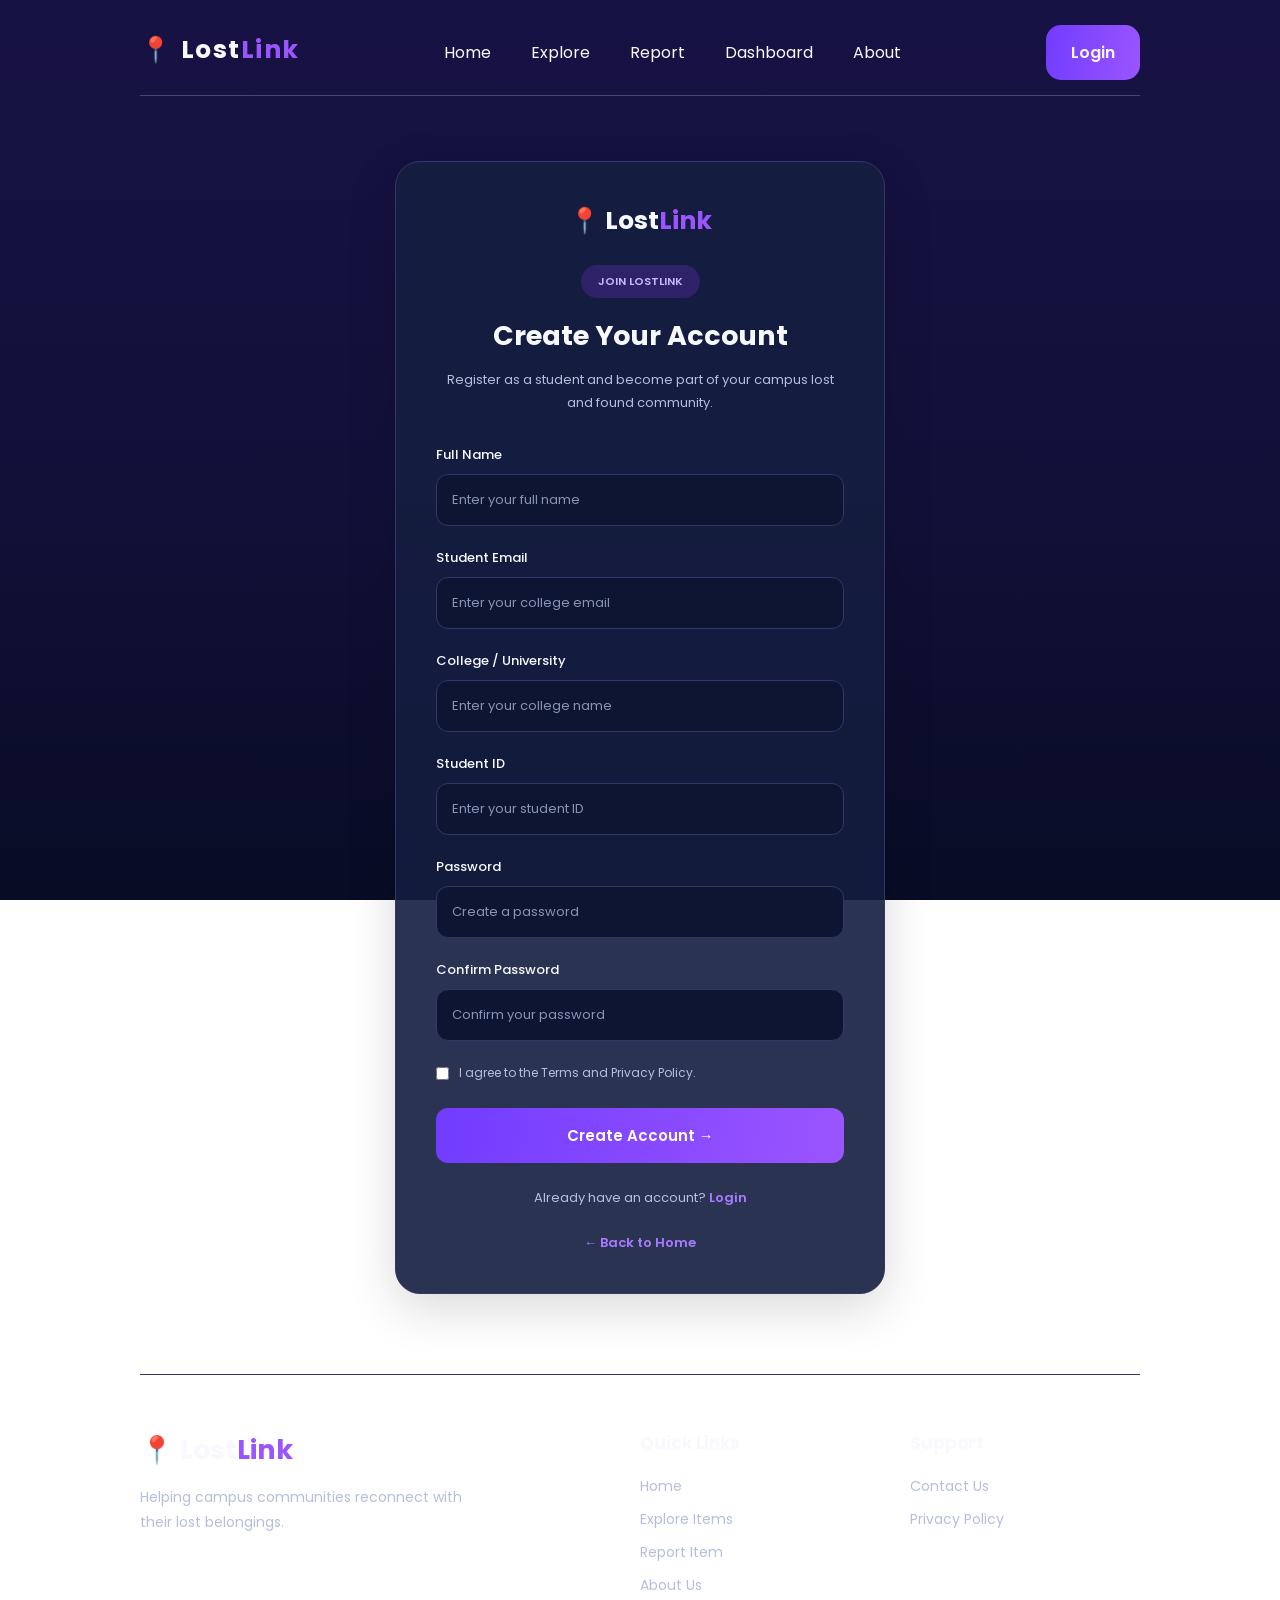
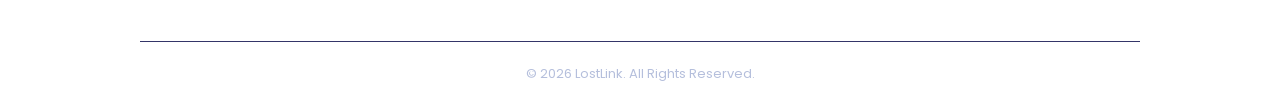
<file: register.html>
<!DOCTYPE html>
<html lang="en">

<head>
    <meta charset="UTF-8">
    <meta name="viewport" content="width=device-width, initial-scale=1.0">
    <title>Register | LostLink</title>

    <link rel="stylesheet" href="css/style.css">
    <link rel="stylesheet" href="css/register.css">
    <link rel="stylesheet" href="css/login.css">
    <link rel="stylesheet" href="css/notifications.css">
</head>

<body>

    <section class="indexHtml">

        <!-- NAVBAR -->
        <div class="navbar">

            <div class="navbarlogo">
                <span>📍</span>
                <p>Lost<span>Link</span></p>
            </div>

            <div class="navbarmenu">
                <ul>
                    <li><a href="index.html#Home">Home</a></li>
                    <li><a href="explore.html">Explore</a></li>
                    <li><a href="report.html">Report</a></li>
                    <li><a href="dashboard.html">Dashboard</a></li>
                    <li><a href="index.html#About">About</a></li>
                </ul>
            </div>

            <div class="loginbtm" id="authNav">
                <a href="login.html">Login</a>
            </div>

        </div>

        <div class="line"></div>

        <!-- MOBILE NAVBAR -->
        <div class="navbarmenu1">
            <ul>
                <li><a href="index.html#Home">Home</a></li>
                <li><a href="explore.html">Explore</a></li>
                <li><a href="report.html">Report</a></li>
                <li><a href="dashboard.html">Dashboard</a></li>
                <li><a href="index.html#About">About</a></li>
            </ul>
        </div>

        <div class="line1"></div>


        <!-- REGISTER SECTION -->
        <section class="auth_section">

            <div class="auth_card">

                <div class="auth_logo">📍 Lost<span>Link</span></div>

                <span class="auth_tag">JOIN LOSTLINK</span>

                <h1>Create Your Account</h1>

                <p class="auth_subtitle">
                    Register as a student and become part of
                    your campus lost and found community.
                </p>


                <form class="auth_form" id="registerForm">

                    <!-- FULL NAME -->
                    <div class="auth_group">

                        <label for="fullName">Full Name</label>

                        <input type="text" id="fullName" name="fullName" placeholder="Enter your full name"
                            autocomplete="name" required>

                    </div>


                    <!-- STUDENT EMAIL -->
                    <div class="auth_group">

                        <label for="studentEmail">Student Email</label>

                        <input type="email" id="studentEmail" name="email" placeholder="Enter your college email"
                            autocomplete="email" required>

                    </div>


                    <!-- COLLEGE NAME -->
                    <div class="auth_group">

                        <label for="college">College / University</label>

                        <input type="text" id="college" name="college" placeholder="Enter your college name" required>

                    </div>


                    <!-- STUDENT ID -->
                    <div class="auth_group">

                        <label for="studentId">Student ID</label>

                        <input type="text" id="studentId" name="studentId" placeholder="Enter your student ID" required>

                    </div>


                    <!-- PASSWORD -->
                    <div class="auth_group">

                        <label for="registerPassword">Password</label>

                        <input type="password" id="registerPassword" name="password" placeholder="Create a password"
                            autocomplete="new-password" required>

                    </div>


                    <!-- CONFIRM PASSWORD -->
                    <div class="auth_group">

                        <label for="confirmPassword">Confirm Password</label>

                        <input type="password" id="confirmPassword" name="confirmPassword"
                            placeholder="Confirm your password" autocomplete="new-password" required>

                    </div>


                    <!-- TERMS -->
                    <div class="terms_option">

                        <label>
                            <input type="checkbox" name="terms" required>

                            <span>
                                I agree to the Terms and Privacy Policy.
                            </span>
                        </label>

                    </div>


                    <!-- SUBMIT -->
                    <button type="submit" class="auth_submit">
                        Create Account →
                    </button>

                </form>


                <div class="auth_switch">
                    Already have an account?
                    <a href="login.html">Login</a>
                </div>

                <a href="index.html" class="back_home">
                    ← Back to Home
                </a>

            </div>

        </section>


        <!-- FOOTER -->
        <footer class="footer">

            <div class="footer_content">

                <div class="footer_logo">

                    <h2>📍 Lost<span>Link</span></h2>

                    <p>
                        Helping campus communities reconnect
                        with their lost belongings.
                    </p>

                </div>


                <div class="footer_links">

                    <h3>Quick Links</h3>

                    <a href="index.html#Home">Home</a>
                    <a href="explore.html">Explore Items</a>
                    <a href="report.html">Report Item</a>
                    <a href="index.html#About">About Us</a>

                </div>


                <div class="footer_links">

                    <h3>Support</h3>

                    <a href="contact.html">Contact Us</a>
                    <a href="privacy-policy.html">Privacy Policy</a>

                </div>

            </div>


            <div class="footer_bottom">

                <p>© 2026 LostLink. All Rights Reserved.</p>

            </div>

        </footer>

    </section>

    <script src="js/notifications.js"></script>
    <script src="js/auth-navbar.js"></script>
    <script src="js/script.js"></script>
</body>

</html>
</file>
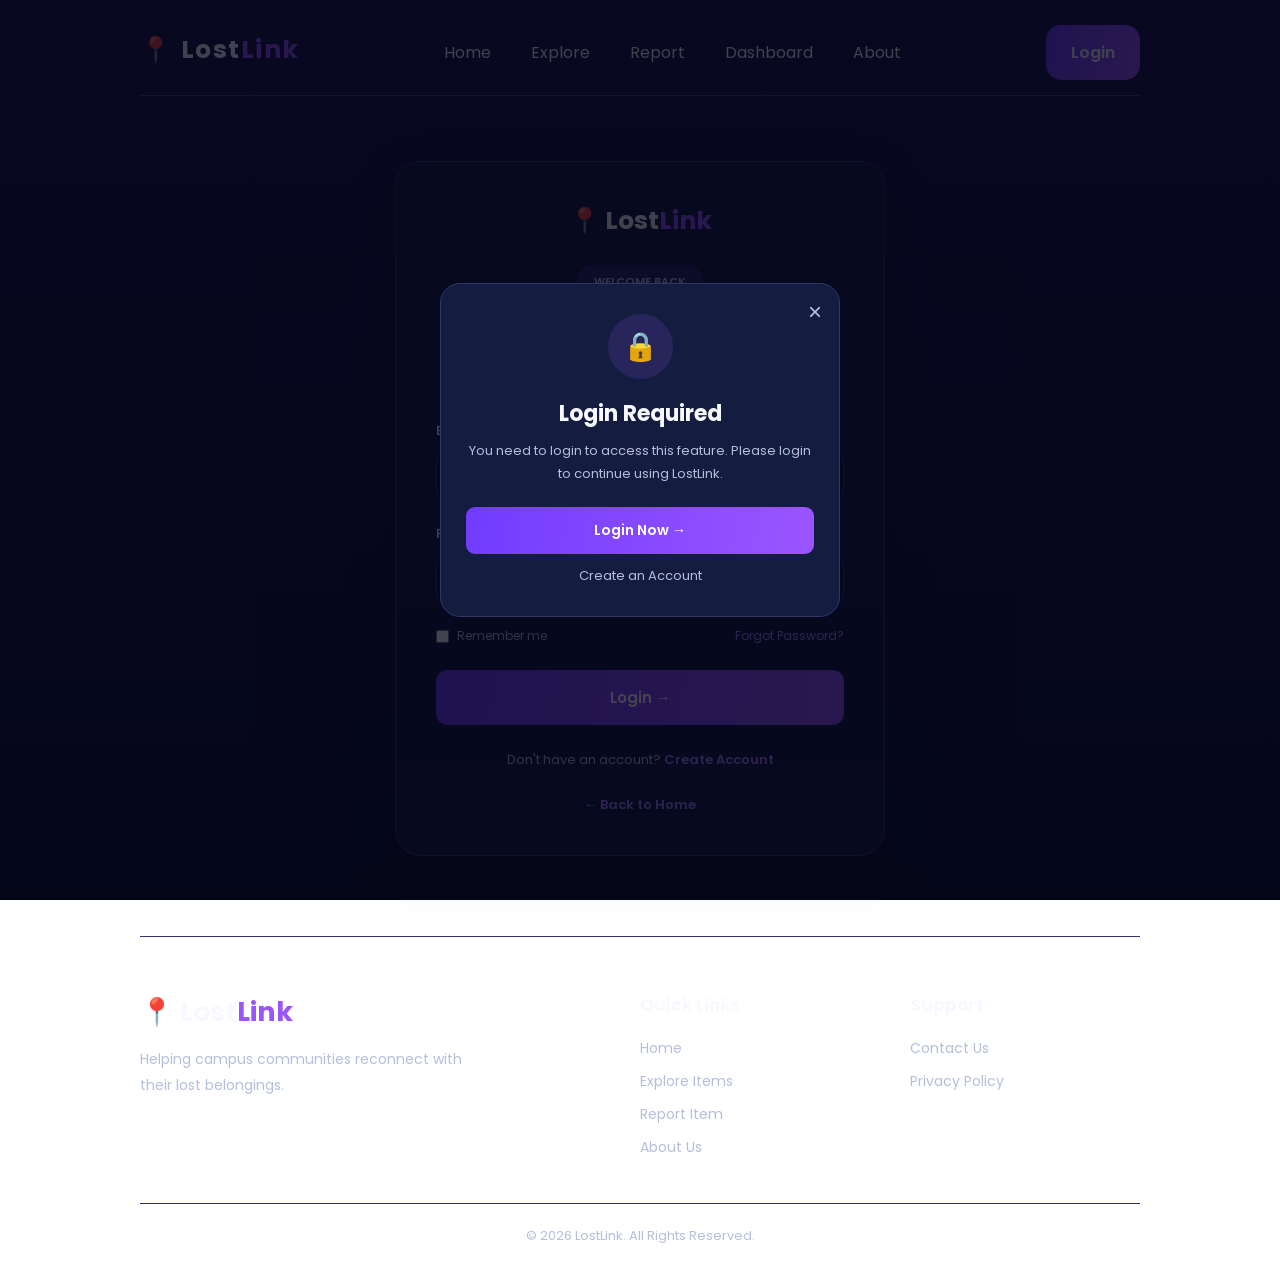
<file: report.html>
<!DOCTYPE html>
<html lang="en">

<head>
    <meta charset="UTF-8">
    <meta name="viewport" content="width=device-width, initial-scale=1.0">

    <title>Report Item | LostLink</title>

    <!-- COMMON CSS -->
    <link rel="stylesheet" href="css/style.css">

    <!-- REPORT PAGE CSS -->
    <link rel="stylesheet" href="css/report.css">

    <!-- NOTIFICATIONS PAGE CSS -->
    <link rel="stylesheet" href="css/notifications.css">
</head>

<body>

    <section class="indexHtml">

        <!-- NAVBAR -->
        <div class="navbar">

            <div class="navbarlogo">
                <span>📍</span>
                <p>Lost<span>Link</span></p>
            </div>

            <div class="navbarmenu">
                <ul>
                    <li><a href="index.html#Home">Home</a></li>
                    <li><a href="explore.html">Explore</a></li>
                    <li><a href="report.html">Report</a></li>
                    <li><a href="dashboard.html">Dashboard</a></li>
                    <li><a href="index.html#About">About</a></li>
                </ul>
            </div>

            <div class="loginbtm" id="authNav">
                <a href="login.html">Login</a>
            </div>

        </div>

        <div class="line"></div>

        <!-- MOBILE NAVBAR -->
        <div class="navbarmenu1">
            <ul>
                <li><a href="index.html#Home">Home</a></li>
                <li><a href="explore.html">Explore</a></li>
                <li><a href="report.html">Report</a></li>
                <li><a href="dashboard.html">Dashboard</a></li>
                <li><a href="index.html#About">About</a></li>
            </ul>
        </div>

        <div class="line1"></div>

        <!-- REPORT PAGE HEADER -->
        <section class="report_header">

            <span class="report_tag">HELP YOUR CAMPUS COMMUNITY</span>

            <h1>
                Report an <span>Item</span>
            </h1>

            <p>
                Lost something or found an item on campus?
                Share its details below and help reconnect
                belongings with their owners.
            </p>

        </section>

        <!-- REPORT FORM SECTION -->
        <section class="report_section">

            <div class="report_form_header">

                <h2>Item Information</h2>

                <p>
                    Fill in the details carefully to create
                    an accurate report.
                </p>

            </div>

            <form class="report_form" id="reportForm">

                <!-- ITEM TYPE -->
                <div class="form_group">

                    <label>What do you want to report? <span>*</span></label>

                    <div class="type_options">

                        <label class="type_option">
                            <input type="radio" name="itemType" value="lost" checked>
                            <span>🔴 Lost Item</span>
                        </label>

                        <label class="type_option">
                            <input type="radio" name="itemType" value="found">
                            <span>🟢 Found Item</span>
                        </label>

                    </div>

                </div>

                <!-- ITEM NAME -->
                <div class="form_group">

                    <label for="itemName">
                        Item Name <span>*</span>
                    </label>

                    <input type="text" id="itemName" name="itemName" placeholder="Example: Black Wallet" required>

                </div>

                <!-- CATEGORY -->
                <div class="form_group">

                    <label for="category">
                        Item Category <span>*</span>
                    </label>

                    <select id="category" name="category" required>

                        <option value="">Select a category</option>
                        <option>Electronics</option>
                        <option>Bags</option>
                        <option>Accessories</option>
                        <option>Documents</option>
                        <option>Books</option>
                        <option>Clothing</option>
                        <option>Other</option>

                    </select>

                </div>

                <!-- DESCRIPTION -->
                <div class="form_group">

                    <label for="description">
                        Item Description <span>*</span>
                    </label>

                    <textarea id="description" name="description" rows="5"
                        placeholder="Describe the item, its colour, brand, special marks, etc." required></textarea>

                </div>

                <!-- LOCATION AND DATE -->
                <div class="form_row">

                    <div class="form_group">

                        <label for="location">
                            Location <span>*</span>
                        </label>

                        <input type="text" id="location" name="location" placeholder="Example: Library" required>

                    </div>

                    <div class="form_group">

                        <label for="itemDate">
                            Lost / Found Date <span>*</span>
                        </label>

                        <input type="date" id="itemDate" name="itemDate" max="" required>

                    </div>

                </div>

                <!-- IMAGE UPLOAD -->

                <!-- IMAGE UPLOAD -->
                <div class="form_group">

                    <label for="itemImage">
                        Upload Item Image
                    </label>

                    <div class="upload_box">

                        <input type="file" id="itemImage" name="itemImage" accept="image/png, image/jpeg, image/jpg">

                        <span class="upload_icon">📷</span>

                        <p>Choose an image of your item</p>

                        <small>PNG, JPG or JPEG</small>

                        <!-- IMAGE PREVIEW -->
                        <div class="image_preview" id="imagePreviewContainer">

                            <img src="" alt="Selected item preview" id="previewImage">

                            <p id="imageName"></p>

                            <button type="button" id="removeImage">
                                Remove Image ✕
                            </button>

                        </div>

                    </div>

                </div>


                <!-- CONTACT DETAILS -->
                <div class="form_divider"></div>

                <div class="report_form_header contact_heading">

                    <h2>Contact Information</h2>

                    <p>
                        Provide your contact details so other
                        students can reach you.
                    </p>

                </div>

                <div class="form_group">

                    <label for="studentName">
                        Your Name <span>*</span>
                    </label>

                    <input type="text" id="studentName" name="studentName" placeholder="Enter your full name" required>

                </div>

                <div class="form_row">

                    <div class="form_group">

                        <label for="email">
                            Email Address <span>*</span>
                        </label>

                        <input type="email" id="email" name="email" placeholder="example@email.com" required>

                    </div>

                    <div class="form_group">

                        <label for="phone">
                            Phone Number <span>*</span>
                        </label>

                        <input type="tel" id="phone" name="phone" placeholder="Enter 10-digit phone number"
                            pattern="[0-9]{10}" maxlength="10" required>

                    </div>

                </div>

                <!-- SUBMIT BUTTON -->
                <div class="form_submit">

                    <button type="submit">
                        Submit Report →
                    </button>

                    <p>
                        Please check your information before submitting.
                    </p>

                </div>

            </form>

        </section>

        <!-- FOOTER -->
        <footer class="footer">

            <div class="footer_content">

                <div class="footer_logo">

                    <h2>📍 Lost<span>Link</span></h2>

                    <p>
                        Helping campus communities reconnect
                        with their lost belongings.
                    </p>

                </div>

                <div class="footer_links">

                    <h3>Quick Links</h3>

                    <a href="index.html#Home">Home</a>
                    <a href="explore.html">Explore Items</a>
                    <a href="report.html">Report Item</a>
                    <a href="index.html#About">About Us</a>

                </div>

                <div class="footer_links">

                    <h3>Support</h3>

                    <a href="contact.html">Contact Us</a>
                    <a href="privacy-policy.html">Privacy Policy</a>

                </div>

            </div>

            <div class="footer_bottom">

                <p>© 2026 LostLink. All Rights Reserved.</p>

            </div>

        </footer>

    </section>

    <script src="js/notifications.js"></script>
    <script src="js/auth-navbar.js"></script>
    <script src="js/auth-guard.js"></script>
    <script src="js/report.js"></script>
</body>

</html>
</file>
<file: css/style.css>
/* GOOGLE FONT */
@import url('https://fonts.googleapis.com/css2?family=Poppins:wght@400;500;600;700;800&display=swap');


/* ROOT VARIABLES */
:root {
    --bg: #080D25;
    --card-bg: #141D40;
    --border: #343568;

    --primary: #743CFF;
    --purple: #9B55FF;
    --blue: #16A9FF;

    --text: #F8F9FF;
    --muted: #B5BFDC;
    --green: #22D3A6;

    --gradient: linear-gradient(
        100deg,
        #713CFF,
        #9B55FF
    );
}


/* UNIVERSAL CSS */
* {
    margin: 0;
    padding: 0;
    box-sizing: border-box;
}

html {
    scroll-behavior: smooth;
}

body {
    font-family: 'Poppins', sans-serif;

    background: linear-gradient(
        180deg,
        #171244 0%,
        #121039 55%,
        #080C25 100%
    );

    color: var(--text);

    margin: 0 140px;
    min-height: 100vh;
    background-attachment: fixed;
}

a {
    text-decoration: none;
}


/* =========================
   NAVBAR
========================= */

.navbar {
    display: flex;
    justify-content: space-between;
    align-items: center;

    margin: 20px 0 5px 0;
}


/* NAVBAR LOGO */
.navbarlogo {
    display: flex;
    align-items: center;
    gap: 8px;

    font-weight: bold;
    font-size: 25px;
    letter-spacing: 1.5px;
}

.navbarlogo p {
    color: var(--text);
}

.navbarlogo p span {
    color: var(--purple);
}


/* DESKTOP NAVBAR MENU */
.navbarmenu {
    margin-top: 5px;
}

.navbarmenu ul {
    display: flex;
    gap: 40px;
    list-style-type: none;
}

.navbarmenu ul a {
    text-decoration: none;
    color: var(--text);
    transition: color 0.2s ease-in-out;
}

.navbarmenu ul a:hover {
    color: var(--blue);
}


/* MOBILE NAVBAR MENU */
.navbarmenu1 {
    display: none;
    margin-top: 5px;
}

.navbarmenu1 ul {
    display: flex;
    gap: 40px;
    list-style-type: none;
}

.navbarmenu1 ul a {
    text-decoration: none;
    color: var(--text);
    transition: color 0.2s ease-in-out;
}

.navbarmenu1 ul a:hover {
    color: var(--blue);
}


/* LOGIN BUTTON */
.loginbtm {
    margin-top: 5px;
}

.loginbtm a {
    display: inline-block;

    text-decoration: none;
    color: var(--text);

    background: var(--gradient);

    padding: 15px 25px;
    border-radius: 15px;

    font-weight: 600;
    transition: transform 0.2s ease;
}

.loginbtm a:hover {
    transform: translateY(-3px);
}


/* NAVBAR LINES */
.line,
.line1 {
    width: 100%;
    border-top: 1px solid #f8f9ff39;
    margin-top: 15px;
}

.line1 {
    display: none;
}


/* =========================
   HERO SECTION
========================= */

.hero_section {
    display: flex;
    align-items: center;
    justify-content: space-between;

    gap: 40px;

    padding: 75px 0 60px;
}


/* HERO CONTENT */
.hero_content {
    flex: 1;
}

.hero_tag {
    display: inline-block;

    background: #302269;
    color: #C9B7FF;

    padding: 10px 22px;
    border-radius: 30px;

    font-size: 15px;
    margin-bottom: 30px;
}


.hero_content h1 {
    font-size: 65px;
    line-height: 1.2;
    font-weight: 800;

    margin-bottom: 35px;
}

.hero_content h1 span {
    display: block;
    color: #A77BFF;
}


.hero_content h2 {
    font-size: 24px;
    line-height: 1.5;

    margin-bottom: 25px;
}


.hero_content p {
    color: var(--muted);

    font-size: 18px;
    line-height: 1.9;

    margin-bottom: 35px;
}


/* HERO BUTTONS */
.hero_buttons {
    display: flex;
    align-items: center;
    gap: 20px;
    flex-wrap: wrap;
}


.primary_btn {
    display: inline-block;

    background: var(--gradient);
    color: var(--text);

    padding: 18px 30px;
    border-radius: 16px;

    font-size: 17px;
    font-weight: 600;

    transition: transform 0.2s ease;
}

.primary_btn:hover {
    transform: translateY(-3px);
}

.primary_btn span {
    margin-left: 8px;
}


.secondary_btn {
    display: inline-block;

    border: 2px solid #9871FF;
    color: var(--text);

    padding: 16px 30px;
    border-radius: 16px;

    font-size: 17px;

    transition: background 0.2s ease;
}

.secondary_btn:hover {
    background: #302269;
}


/* =========================
   HERO ILLUSTRATION
========================= */

.hero_image {
    flex: 1;
    display: flex;
    justify-content: center;
    align-items: center;
}

.illustration_box {
    position: relative;

    width: 100%;
    max-width: 440px;
    height: 350px;

    border: 2px solid #49418B;
    border-radius: 55px;

    background: rgba(19, 28, 65, 0.7);

    display: flex;
    justify-content: center;
    align-items: center;

    overflow: hidden;
}


/* BAG */
.bag {
    position: absolute;

    width: 230px;
    height: 190px;

    background: linear-gradient(
        135deg,
        #9B55FF,
        #4931A8
    );

    border-radius: 55px 55px 45px 45px;

    bottom: 45px;
}


/* BAG POCKET */
.bag_pocket {
    position: absolute;

    width: 145px;
    height: 95px;

    border: 3px solid #A78BFA;
    border-radius: 25px;

    bottom: 20px;
    left: 42px;
}


/* BAG HANDLE */
.bag_handle {
    position: absolute;

    width: 100px;
    height: 75px;

    border: 12px solid #A78BFA;
    border-bottom: none;

    border-radius: 60px 60px 0 0;

    top: 65px;
    z-index: 2;
}


/* MAGNIFYING GLASS */
.magnifying_glass {
    position: absolute;

    width: 130px;
    height: 130px;

    right: 45px;
    top: 65px;

    z-index: 3;
}

.glass_circle {
    position: absolute;

    width: 115px;
    height: 115px;

    border: 12px solid #54B8FF;
    border-radius: 50%;

    background: rgba(10, 15, 40, 0.7);
}

.glass_handle {
    position: absolute;

    width: 28px;
    height: 90px;

    background: #54B8FF;

    border-radius: 20px;

    transform: rotate(-42deg);

    top: 92px;
    left: 100px;
}


/* BLUE DECORATIVE DOT */
.blue_dot {
    position: absolute;

    width: 25px;
    height: 25px;

    background: #16A9FF;
    border-radius: 50%;

    right: 50px;
    bottom: 65px;
}


/* =========================
   STATISTICS SECTION
========================= */

.statistics {
    display: grid;
    grid-template-columns: repeat(3, 1fr);

    gap: 25px;

    margin: 45px 0 130px;
}


.stat_card {
    background: rgba(21, 31, 66, 0.8);

    border: 2px solid #343568;
    border-radius: 30px;

    padding: 35px;

    transition: transform 0.2s ease;
}

.stat_card:hover {
    transform: translateY(-5px);
}


.stat_icon {
    display: block;

    font-size: 28px;
    margin-bottom: 15px;
}


.stat_card h2 {
    font-size: 42px;
    margin-bottom: 12px;
}


.stat_card p {
    color: var(--muted);
    font-size: 18px;
}


/* =========================
   SECTION HEADINGS
========================= */

.section_heading {
    margin-bottom: 40px;
}

.section_heading h2 {
    font-size: 40px;
    margin-bottom: 12px;
}

.section_heading p {
    color: var(--muted);
    font-size: 17px;
    line-height: 1.7;
}


/* =========================
   RECENT ITEMS SECTION
========================= */

.recent_section {
    margin-bottom: 130px;
}


.items_container {
    display: grid;

    grid-template-columns: repeat(4, 1fr);

    gap: 20px;
}


.item_card {
    background: var(--card-bg);

    border: 1px solid var(--border);
    border-radius: 22px;

    overflow: hidden;

    transition: transform 0.2s ease;
}

.item_card:hover {
    transform: translateY(-5px);
}


.item_image {
    height: 160px;

    background: linear-gradient(
        135deg,
        #25205C,
        #151D42
    );

    display: flex;
    justify-content: center;
    align-items: center;

    font-size: 65px;
}


.item_info {
    padding: 22px;
}


.lost_badge,
.found_badge {
    display: inline-block;

    font-size: 11px;
    font-weight: 600;

    padding: 5px 12px;
    border-radius: 20px;

    margin-bottom: 15px;
}

.lost_badge {
    background: #4B263B;
    color: #FF8EAB;
}

.found_badge {
    background: #153F3B;
    color: #22D3A6;
}


.item_info h3 {
    font-size: 18px;
    margin-bottom: 12px;
}


.item_info p {
    color: var(--muted);
    font-size: 14px;
    margin-bottom: 18px;
}


.item_info a {
    color: #A77BFF;
    font-size: 14px;
    font-weight: 600;
}


/* =========================
   HOW IT WORKS SECTION
========================= */

.how_section {
    margin-bottom: 130px;
}


.steps_container {
    display: grid;

    grid-template-columns: repeat(3, 1fr);

    gap: 25px;
}


.step_card {
    background: var(--card-bg);

    border: 1px solid var(--border);
    border-radius: 25px;

    padding: 35px;

    transition: transform 0.2s ease;
}

.step_card:hover {
    transform: translateY(-5px);
}


.step_icon {
    width: 65px;
    height: 65px;

    background: #302269;
    border-radius: 18px;

    display: flex;
    justify-content: center;
    align-items: center;

    font-size: 30px;

    margin-bottom: 25px;
}


.step_card h3 {
    font-size: 21px;
    margin-bottom: 15px;
}


.step_card p {
    color: var(--muted);
    font-size: 15px;
    line-height: 1.8;
}


/* =========================
   CTA SECTION
========================= */

.cta_section {
    background: linear-gradient(
        110deg,
        #302269,
        #171244
    );

    border: 1px solid #49418B;
    border-radius: 30px;

    padding: 65px 35px;

    text-align: center;

    margin-bottom: 100px;
}


.cta_content h2 {
    font-size: 38px;
    margin-bottom: 5px;
}

.cta_content h3 {
    color: #A77BFF;
    font-size: 30px;
    margin-bottom: 20px;
}


.cta_content p {
    color: var(--muted);

    font-size: 16px;
    line-height: 1.8;

    max-width: 650px;
    margin: 0 auto 30px;
}


/* =========================
   FOOTER
========================= */

.footer {
    border-top: 1px solid #343568;
    padding-top: 55px;
}


.footer_content {
    display: grid;

    grid-template-columns: 2fr 1fr 1fr;

    gap: 40px;

    margin-bottom: 45px;
}


.footer_logo h2 {
    font-size: 27px;
    margin-bottom: 15px;
}

.footer_logo h2 span {
    color: var(--purple);
}


.footer_logo p {
    color: var(--muted);

    font-size: 14px;
    line-height: 1.8;

    max-width: 350px;
}


.footer_links {
    display: flex;
    flex-direction: column;

    gap: 12px;
}


.footer_links h3 {
    font-size: 17px;
    margin-bottom: 8px;
}


.footer_links a {
    color: var(--muted);
    font-size: 14px;

    transition: color 0.2s ease;
}

.footer_links a:hover {
    color: var(--blue);
}


.footer_bottom {
    border-top: 1px solid #343568;

    text-align: center;

    padding: 22px 0;

    color: var(--muted);
    font-size: 13px;
}


/* =========================
   RESPONSIVE DESIGN
========================= */


/* TABLET */
@media screen and (max-width: 1200px) {

    body {
        margin: 0 50px;
    }

    .navbarmenu ul {
        gap: 25px;
    }

    .navbarmenu ul li a {
        font-size: 15px;
    }

    .hero_content h1 {
        font-size: 50px;
    }

    .hero_content h2 {
        font-size: 21px;
    }

    .hero_content p {
        font-size: 16px;
    }

    .illustration_box {
        height: 300px;
    }

    .items_container {
        grid-template-columns: repeat(2, 1fr);
    }

}


/* MOBILE */
@media screen and (max-width: 720px) {

    body {
        margin: 0 20px;
    }


    /* NAVBAR */

    .navbar {
        margin-top: 25px;
    }

    .navbarlogo {
        font-size: 25px;
    }

    .navbarmenu {
        display: none;
    }

    .navbarmenu1 {
        display: block;
        margin-left: 0;
        margin-top: 45px;
        overflow-x: auto;
    }

    .navbarmenu1 ul {
        gap: 20px;
        white-space: nowrap;
        width: max-content;
    }

    .navbarmenu1 ul li a {
        font-size: 15px;
    }

    .loginbtm a {
        padding: 13px 20px;
        border-radius: 15px;
    }

    .line {
        display: none;
    }

    .line1 {
        display: block;
        margin-top: 45px;
    }


    /* HERO */

    .hero_section {
        flex-direction: column;
        align-items: stretch;

        gap: 60px;

        padding: 75px 0 40px;
    }

    .hero_tag {
        font-size: 13px;
        padding: 10px 20px;
    }

    .hero_content h1 {
        font-size: clamp(38px, 8vw, 55px);
        margin-bottom: 35px;
    }

    .hero_content h2 {
        font-size: 21px;
    }

    .hero_content p {
        font-size: 16px;
        line-height: 1.8;
    }

    .hero_buttons {
        gap: 15px;
    }

    .primary_btn,
    .secondary_btn {
        padding: 16px 20px;
        font-size: 15px;
    }

    .hero_image {
        width: 100%;
    }

    .illustration_box {
        max-width: 100%;
        height: 300px;
        border-radius: 40px;
    }


    /* STATISTICS */

    .statistics {
        grid-template-columns: 1fr;
        gap: 25px;

        margin: 65px 0 130px;
    }

    .stat_card {
        padding: 35px;
    }

    .stat_card h2 {
        font-size: 40px;
    }


    /* RECENT ITEMS */

    .recent_section {
        margin-bottom: 100px;
    }

    .section_heading h2 {
        font-size: 32px;
    }

    .section_heading p {
        font-size: 15px;
    }

    .items_container {
        grid-template-columns: 1fr;
        gap: 25px;
    }

    .item_image {
        height: 190px;
    }


    /* HOW IT WORKS */

    .steps_container {
        grid-template-columns: 1fr;
        gap: 25px;
    }

    .step_card {
        padding: 30px;
    }


    /* CTA */

    .cta_section {
        padding: 45px 22px;
        margin-bottom: 75px;
    }

    .cta_content h2 {
        font-size: 30px;
    }

    .cta_content h3 {
        font-size: 25px;
    }


    /* FOOTER */

    .footer_content {
        grid-template-columns: 1fr;
        gap: 35px;
    }

}


/* SMALL MOBILE */
@media screen and (max-width: 450px) {

    .navbarlogo {
        font-size: 22px;
    }

    .navbarlogo span {
        font-size: 22px;
    }

    .loginbtm a {
        padding: 12px 18px;
        font-size: 14px;
    }

    .navbarmenu1 ul {
        gap: 14px;
    }

    .navbarmenu1 ul li a {
        font-size: 13px;
    }

    .hero_content h1 {
        font-size: 39px;
    }

    .hero_content h2 {
        font-size: 19px;
    }

    .hero_buttons {
        flex-direction: column;
        align-items: stretch;
    }

    .hero_buttons a {
        text-align: center;
    }

    .illustration_box {
        height: 260px;
    }

    .bag {
        transform: scale(0.85);
    }

    .magnifying_glass {
        transform: scale(0.8);
        right: 20px;
    }

    .section_heading h2 {
        font-size: 28px;
    }

}


/* =================================
   IMPROVED MOBILE RESPONSIVENESS
================================= */

@media screen and (max-width: 720px) {

    body {
        margin: 0 18px;
        background-attachment: scroll;
    }

    /* NAVBAR */

    .navbar {
        margin-top: 22px;
        gap: 12px;
    }

    .navbarlogo {
        font-size: 23px;
        letter-spacing: 0.5px;
        gap: 5px;
    }

    .loginbtm {
        margin-top: 0;
    }

    .loginbtm a {
        padding: 12px 20px;
        font-size: 14px;
        border-radius: 13px;
    }

    /* MOBILE MENU */

    .navbarmenu1 {
        margin-top: 30px;
        margin-left: 0;
        overflow-x: auto;
        scrollbar-width: none;
        -webkit-overflow-scrolling: touch;
    }

    .navbarmenu1::-webkit-scrollbar {
        display: none;
    }

    .navbarmenu1 ul {
        width: max-content;
        gap: 24px;
        padding: 2px 0;
    }

    .navbarmenu1 ul li a {
        font-size: 14px;
    }

    .line1 {
        margin-top: 22px;
    }


    /* HERO SECTION */

    .hero_section {
        flex-direction: column;
        align-items: stretch;
        gap: 40px;
        padding: 55px 0 35px;
    }

    .hero_tag {
        font-size: 11px;
        padding: 9px 15px;
        margin-bottom: 24px;
    }

    .hero_content h1 {
        font-size: clamp(36px, 8vw, 48px);
        line-height: 1.2;
        margin-bottom: 25px;
    }

    .hero_content h2 {
        font-size: 19px;
        line-height: 1.5;
        margin-bottom: 18px;
    }

    .hero_content p {
        font-size: 15px;
        line-height: 1.8;
        margin-bottom: 25px;
    }

    /* HERO BUTTONS */

    .hero_buttons {
        display: grid;
        grid-template-columns: 1fr 1fr;
        gap: 12px;
    }

    .primary_btn,
    .secondary_btn {
        width: 100%;
        text-align: center;
        padding: 15px 10px;
        font-size: 14px;
        border-radius: 13px;
    }


    /* HERO ILLUSTRATION */

    .hero_image {
        width: 100%;
    }

    .illustration_box {
        width: 100%;
        height: 270px;
        border-radius: 35px;
    }

    .bag {
        width: 190px;
        height: 160px;
        bottom: 35px;
    }

    .bag_handle {
        width: 85px;
        height: 65px;
        top: 40px;
    }

    .bag_pocket {
        width: 125px;
        height: 75px;
        left: 32px;
        bottom: 18px;
    }

    .magnifying_glass {
        transform: scale(0.8);
        right: 20px;
        top: 45px;
    }

    .blue_dot {
        right: 25px;
        bottom: 40px;
    }


    /* STATISTICS */

    .statistics {
        grid-template-columns: 1fr;
        gap: 18px;
        margin: 55px 0 100px;
    }

    .stat_card {
        padding: 25px;
        border-radius: 23px;
    }

    .stat_icon {
        font-size: 23px;
        margin-bottom: 10px;
    }

    .stat_card h2 {
        font-size: 35px;
        margin-bottom: 7px;
    }

    .stat_card p {
        font-size: 15px;
    }


    /* SECTION HEADINGS */

    .section_heading {
        margin-bottom: 28px;
    }

    .section_heading h2 {
        font-size: 29px;
        line-height: 1.3;
    }

    .section_heading p {
        font-size: 14px;
    }


    /* RECENT ITEMS */

    .recent_section {
        margin-bottom: 90px;
    }

    .items_container {
        grid-template-columns: 1fr;
        gap: 18px;
    }

    .item_card {
        border-radius: 20px;
    }

    .item_image {
        height: 170px;
        font-size: 60px;
    }

    .item_info {
        padding: 20px;
    }


    /* HOW IT WORKS */

    .how_section {
        margin-bottom: 90px;
    }

    .steps_container {
        grid-template-columns: 1fr;
        gap: 18px;
    }

    .step_card {
        padding: 25px;
        border-radius: 22px;
    }

    .step_icon {
        width: 55px;
        height: 55px;
        font-size: 25px;
        margin-bottom: 18px;
    }

    .step_card h3 {
        font-size: 19px;
    }

    .step_card p {
        font-size: 14px;
    }


    /* CTA SECTION */

    .cta_section {
        padding: 40px 20px;
        border-radius: 24px;
        margin-bottom: 70px;
    }

    .cta_content h2 {
        font-size: 28px;
    }

    .cta_content h3 {
        font-size: 23px;
    }

    .cta_content p {
        font-size: 14px;
    }


    /* FOOTER */

    .footer {
        padding-top: 35px;
    }

    .footer_content {
        grid-template-columns: 1fr;
        gap: 30px;
        margin-bottom: 30px;
    }

    .footer_logo p {
        font-size: 13px;
    }

    .footer_bottom {
        font-size: 12px;
        padding: 18px 0;
    }

}


/* SMALL MOBILE SCREENS */

@media screen and (max-width: 450px) {

    body {
        margin: 0 15px;
    }

    .navbarlogo {
        font-size: 21px;
    }

    .loginbtm a {
        padding: 11px 16px;
        font-size: 13px;
    }

    .navbarmenu1 ul {
        gap: 19px;
    }

    .navbarmenu1 ul li a {
        font-size: 13px;
    }

    .hero_content h1 {
        font-size: 36px;
    }

    .hero_content h2 {
        font-size: 18px;
    }

    .hero_buttons {
        grid-template-columns: 1fr;
    }

    .primary_btn,
    .secondary_btn {
        padding: 15px;
    }

    .illustration_box {
        height: 245px;
    }

    .magnifying_glass {
        transform: scale(0.7);
        right: 8px;
    }

    .bag {
        transform: scale(0.85);
    }

    .section_heading h2 {
        font-size: 26px;
    }

}


/* HOMEPAGE RECENT ITEM IMAGES */

.recent_section .item_image {
    overflow: hidden;
}

.recent_section .item_image img {
    width: 100%;
    height: 100%;
    object-fit: cover;
    display: block;
}

/* EMPTY STATE */

.recent-empty {
    grid-column: 1 / -1;
    width: 100%;
    text-align: center;
    padding: 40px 20px;
    color: var(--muted);
}

.recent-empty h3 {
    color: var(--text);
    margin-bottom: 10px;
}

.recent-empty p {
    margin-bottom: 20px;
}
</file>
<file: css/notifications.css>
/* =================================
   LOSTLINK NOTIFICATION MODAL
================================= */

.notification-overlay {
    position: fixed;
    inset: 0;
    background: rgba(3, 5, 20, 0.75);

    display: flex;
    justify-content: center;
    align-items: center;

    padding: 20px;
    z-index: 9999;

    opacity: 0;
    visibility: hidden;
    transition: 0.3s ease;
}

.notification-overlay.show {
    opacity: 1;
    visibility: visible;
}

.notification-modal {
    width: 100%;
    max-width: 400px;

    background: #141D40;
    border: 1px solid #343568;
    border-radius: 20px;

    padding: 30px 25px;
    text-align: center;

    position: relative;

    transform: translateY(20px);
    transition: 0.3s ease;
}

.notification-overlay.show .notification-modal {
    transform: translateY(0);
}

.notification-close {
    position: absolute;
    top: 14px;
    right: 17px;

    background: none;
    border: none;

    color: #B5BFDC;
    font-size: 24px;
    cursor: pointer;
}

.notification-icon {
    width: 65px;
    height: 65px;

    margin: 0 auto 18px;

    display: flex;
    justify-content: center;
    align-items: center;

    background: rgba(155, 85, 255, 0.15);
    border-radius: 50%;

    font-size: 28px;
}

.notification-modal h2 {
    color: #F8F9FF;
    font-size: 22px;
    margin-bottom: 10px;
}

.notification-modal p {
    color: #B5BFDC;
    font-size: 13px;
    line-height: 1.7;
    margin-bottom: 22px;
}

.notification-actions {
    display: flex;
    flex-direction: column;
    gap: 12px;
}

.notification-primary {
    display: block;
    width: 100%;

    padding: 13px;
    border: none;
    border-radius: 9px;

    background: linear-gradient(100deg, #713CFF, #9B55FF);

    color: white;
    font-family: inherit;
    font-size: 14px;
    font-weight: 600;

    text-decoration: none;
    cursor: pointer;
    transition: 0.3s;
}

.notification-primary:hover {
    transform: translateY(-2px);
}

.notification-secondary {
    background: transparent;
    border: none;

    color: #B5BFDC;
    font-family: inherit;
    font-size: 13px;

    cursor: pointer;
}

.notification-secondary:hover {
    color: white;
}


/* =================================
   MOBILE RESPONSIVE
================================= */

@media (max-width: 480px) {

    .notification-overlay {
        padding: 18px;
    }

    .notification-modal {
        max-width: 100%;
        padding: 28px 20px;
        border-radius: 17px;
    }

    .notification-modal h2 {
        font-size: 20px;
    }

    .notification-modal p {
        font-size: 12px;
    }

    .notification-primary {
        padding: 14px;
    }

}
</file>
<file: css/contact.css>
/* =========================================
   LOSTLINK - CONTACT PAGE
========================================= */

.contact-container {
    width: 90%;
    max-width: 1150px;
    margin: 70px auto;
}

/* PAGE HEADER */

.contact-header {
    text-align: center;
    max-width: 650px;
    margin: 0 auto 55px;
}

.contact-tag {
    color: #9B55FF;
    font-size: 13px;
    font-weight: 700;
    letter-spacing: 2px;
    margin-bottom: 12px;
}

.contact-header h1 {
    color: #F8F9FF;
    font-size: 42px;
    margin-bottom: 15px;
}

.contact-header h1 span {
    color: #9B55FF;
}

.contact-header > p:last-child {
    color: #B5BFDC;
    line-height: 1.8;
}


/* MAIN CONTENT */

.contact-content {
    display: grid;
    grid-template-columns: 0.9fr 1.1fr;
    gap: 35px;
    align-items: start;
}


/* CONTACT INFORMATION */

.contact-info {
    background: linear-gradient(180deg, #171244, #101432);
    border: 1px solid #343568;
    border-radius: 18px;
    padding: 35px;
    min-height: 430px;
}

.contact-info h2 {
    color: #F8F9FF;
    font-size: 27px;
    margin-bottom: 15px;
}

.contact-info > p {
    color: #B5BFDC;
    font-size: 14px;
    line-height: 1.8;
    margin-bottom: 35px;
}

.contact-info-item {
    display: flex;
    align-items: flex-start;
    gap: 16px;
    margin-bottom: 27px;
}

.contact-info-item > span {
    font-size: 23px;
    background: #25204F;
    padding: 12px;
    border-radius: 12px;
}

.contact-info-item h3 {
    color: #F8F9FF;
    font-size: 15px;
    margin-bottom: 5px;
}

.contact-info-item p {
    color: #B5BFDC;
    font-size: 13px;
    line-height: 1.6;
}


/* CONTACT FORM */

.contact-form-box {
    background: #141D40;
    border: 1px solid #343568;
    border-radius: 18px;
    padding: 35px;
}

.contact-form-box h2 {
    color: #F8F9FF;
    font-size: 24px;
    margin-bottom: 8px;
}

.contact-form-box > p {
    color: #B5BFDC;
    font-size: 13px;
    margin-bottom: 25px;
}

.contact-form-group {
    margin-bottom: 20px;
}

.contact-form-group label {
    display: block;
    color: #F8F9FF;
    font-size: 13px;
    font-weight: 500;
    margin-bottom: 9px;
}

.contact-form-group input,
.contact-form-group textarea {
    width: 100%;
    padding: 13px 15px;
    background: #0B1230;
    border: 1px solid #343568;
    border-radius: 9px;
    outline: none;
    color: #F8F9FF;
    font-family: 'Poppins', sans-serif;
    font-size: 13px;
    transition: 0.3s;
}

.contact-form-group input:focus,
.contact-form-group textarea:focus {
    border-color: #9B55FF;
    box-shadow: 0 0 0 3px rgba(155, 85, 255, 0.12);
}

.contact-form-group input::placeholder,
.contact-form-group textarea::placeholder {
    color: #7884A8;
}

.contact-form-group textarea {
    resize: vertical;
    min-height: 130px;
}

.contact-submit-btn {
    width: 100%;
    padding: 14px;
    border: none;
    border-radius: 9px;
    background: linear-gradient(100deg, #713CFF, #9B55FF);
    color: white;
    font-family: 'Poppins', sans-serif;
    font-size: 14px;
    font-weight: 600;
    cursor: pointer;
    transition: 0.3s;
}

.contact-submit-btn:hover {
    transform: translateY(-2px);
    box-shadow: 0 7px 20px rgba(116, 60, 255, 0.3);
}


/* RESPONSIVE DESIGN */

@media (max-width: 768px) {

    .contact-container {
        margin: 45px auto;
    }

    .contact-header h1 {
        font-size: 32px;
    }

    .contact-content {
        grid-template-columns: 1fr;
        gap: 25px;
    }

    .contact-info,
    .contact-form-box {
        padding: 25px;
    }

}

@media (max-width: 480px) {

    .contact-header h1 {
        font-size: 28px;
    }

    .contact-info,
    .contact-form-box {
        padding: 20px;
    }

}
/* NAVBAR BOTTOM BORDER */

/* NAVBAR BOTTOM LINE WITH GAP */

.navbar {
    border-bottom: none;
    position: relative;
    padding-bottom: 15px;
}

.navbar::after {
    content: "";
    position: absolute;
    bottom: 0;
    left: 0;
    width: 100%;
    height: 1px;
    background: #343568;
}
</file>
<file: css/dashboard.css>
/* =========================
   DASHBOARD GENERAL
========================= */

body {
    background: linear-gradient(180deg,
            #171244 0%,
            #121039 55%,
            #080C25 100%);

    color: #F8F9FF;
    font-family: 'Poppins', sans-serif;
    min-height: 100vh;
}

.dashboard-container {
    width: 90%;
    max-width: 1250px;
    margin: 50px auto;
}


/* =========================
   NAVBAR
========================= */

.navbar {
    display: flex;
    align-items: center;
    justify-content: space-between;
    padding: 20px 5%;
    border-bottom: 1px solid rgba(255, 255, 255, 0.08);
}

.logo a {
    color: #ffffff;
    text-decoration: none;
    font-size: 25px;
    font-weight: 800;
}

.logo span {
    color: #9B55FF;
}

.navbarmenu1 {
    display: flex;
    align-items: center;
    gap: 30px;
}

.navbarmenu1 a {
    color: #B5BFDC;
    text-decoration: none;
    font-size: 14px;
    transition: 0.3s;
}

.navbarmenu1 a:hover,
.navbarmenu1 a.active {
    color: #9B55FF;
}

.logout-btn {
    text-decoration: none;
    color: white;
    background: linear-gradient(100deg, #713CFF, #9B55FF);
    padding: 10px 22px;
    border-radius: 8px;
    font-size: 14px;
    font-weight: 600;
}


/* =========================
   WELCOME SECTION
========================= */

.welcome-section {
    display: flex;
    justify-content: space-between;
    align-items: center;
    gap: 20px;
    margin-bottom: 40px;
}

.welcome-label {
    color: #9B55FF;
    font-size: 12px;
    font-weight: 700;
    letter-spacing: 2px;
    margin-bottom: 10px;
}

.welcome-section h1 {
    font-size: 32px;
    margin-bottom: 10px;
}

.welcome-section h1 span {
    color: #9B55FF;
}

.welcome-description {
    color: #B5BFDC;
    font-size: 14px;
}

.primary-btn {
    background: linear-gradient(100deg, #713CFF, #9B55FF);
    color: white;
    text-decoration: none;
    padding: 13px 22px;
    border-radius: 9px;
    font-size: 14px;
    font-weight: 600;
    white-space: nowrap;
    transition: 0.3s;
}

.primary-btn:hover,
.logout-btn:hover {
    transform: translateY(-3px);
}


/* =========================
   STATISTICS CARDS
========================= */

.stats-section {
    display: grid;
    grid-template-columns: repeat(4, 1fr);
    gap: 20px;
    margin-bottom: 50px;
}

.stat-card {
    background: #141D40;
    border: 1px solid #343568;
    border-radius: 14px;
    padding: 22px;
    display: flex;
    align-items: center;
    gap: 15px;
    transition: 0.3s;
}

.stat-card:hover {
    transform: translateY(-5px);
    border-color: #9B55FF;
}

.stat-icon {
    width: 48px;
    height: 48px;
    min-width: 48px;
    display: flex;
    justify-content: center;
    align-items: center;
    border-radius: 12px;
    font-size: 23px;
}

.purple-icon {
    background: rgba(155, 85, 255, 0.18);
}

.blue-icon {
    background: rgba(22, 169, 255, 0.15);
}

.green-icon {
    background: rgba(34, 211, 166, 0.15);
}

.orange-icon {
    background: rgba(255, 166, 77, 0.15);
}

.stat-card p {
    color: #B5BFDC;
    font-size: 13px;
}

.stat-card h2 {
    font-size: 27px;
    margin: 4px 0;
}

.stat-card span {
    color: #8792B5;
    font-size: 10px;
}


/* =========================
   SECTION HEADINGS
========================= */

.quick-actions-section,
.reports-section {
    margin-bottom: 45px;
}

.section-heading {
    margin-bottom: 22px;
}

.section-heading h2 {
    font-size: 21px;
    margin-bottom: 6px;
}

.section-heading p {
    color: #B5BFDC;
    font-size: 13px;
}


/* =========================
   QUICK ACTION CARDS
========================= */

.action-grid {
    display: grid;
    grid-template-columns: repeat(3, 1fr);
    gap: 20px;
}

.action-card {
    background: #141D40;
    border: 1px solid #343568;
    border-radius: 14px;
    padding: 22px;
    display: flex;
    align-items: center;
    gap: 15px;
    text-decoration: none;
    color: #F8F9FF;
    transition: 0.3s;
}

.action-card:hover {
    transform: translateY(-5px);
    border-color: #9B55FF;
}

.action-icon {
    width: 48px;
    height: 48px;
    min-width: 48px;
    display: flex;
    justify-content: center;
    align-items: center;
    background: rgba(155, 85, 255, 0.15);
    border-radius: 12px;
    font-size: 23px;
}

.action-card h3 {
    font-size: 14px;
    margin-bottom: 6px;
}

.action-card p {
    font-size: 11px;
    color: #B5BFDC;
}

.action-arrow {
    margin-left: auto;
    color: #9B55FF;
    font-size: 22px;
}


/* =========================
   RECENT REPORTS TABLE
========================= */

.reports-heading {
    display: flex;
    justify-content: space-between;
    align-items: center;
    gap: 15px;
}

.view-all {
    color: #9B55FF;
    text-decoration: none;
    font-size: 13px;
}

.view-all:hover {
    color: #ffffff;
}

.table-wrapper {
    overflow-x: auto;
    background: #141D40;
    border: 1px solid #343568;
    border-radius: 14px;
}

.reports-table {
    width: 100%;
    border-collapse: collapse;
    min-width: 650px;
}

.reports-table th,
.reports-table td {
    padding: 18px 20px;
    text-align: left;
    border-bottom: 1px solid rgba(255, 255, 255, 0.07);
    font-size: 12px;
}

.reports-table th {
    color: #9CA9CC;
    font-weight: 600;
    background: rgba(255, 255, 255, 0.025);
}

.reports-table td {
    color: #E3E7F8;
}

.reports-table tr:last-child td {
    border-bottom: none;
}

.type-lost,
.type-found,
.status-pending,
.status-resolved {
    display: inline-block;
    padding: 5px 11px;
    border-radius: 20px;
    font-size: 10px;
    font-weight: 600;
}

.type-lost {
    background: rgba(255, 95, 95, 0.13);
    color: #FF8585;
}

.type-found {
    background: rgba(34, 211, 166, 0.13);
    color: #22D3A6;
}

.status-pending {
    background: rgba(255, 166, 77, 0.13);
    color: #FFB86C;
}

.status-resolved {
    background: rgba(34, 211, 166, 0.13);
    color: #22D3A6;
}


/* =========================
   PROFILE SECTION
========================= */

.profile-section {
    display: flex;
    align-items: center;
    gap: 18px;
    background: #141D40;
    border: 1px solid #343568;
    border-radius: 14px;
    padding: 22px;
    margin-bottom: 45px;
}

.profile-avatar {
    width: 55px;
    height: 55px;
    min-width: 55px;
    background: linear-gradient(100deg, #713CFF, #9B55FF);
    border-radius: 50%;
    display: flex;
    align-items: center;
    justify-content: center;
    font-size: 22px;
    font-weight: 700;
}

.profile-info {
    flex: 1;
}

.profile-label {
    color: #9B55FF;
    font-size: 10px;
    letter-spacing: 1.5px;
    font-weight: 700;
    margin-bottom: 5px;
}

.profile-info h2 {
    font-size: 16px;
    margin-bottom: 4px;
}

.profile-info p:last-child {
    color: #B5BFDC;
    font-size: 12px;
}

.profile-btn {
    text-decoration: none;
    color: #ffffff;
    border: 1px solid #9B55FF;
    padding: 9px 18px;
    border-radius: 8px;
    font-size: 12px;
    transition: 0.3s;
}

.profile-btn:hover {
    background: #743CFF;
}


/* =========================
   FOOTER
========================= */

.dashboard-footer {
    text-align: center;
    padding: 22px 15px;
    border-top: 1px solid rgba(255, 255, 255, 0.08);
}

.dashboard-footer p {
    color: #8792B5;
    font-size: 12px;
}


/* =========================
   RESPONSIVE DESIGN
========================= */

@media (max-width: 1000px) {

    .stats-section {
        grid-template-columns: repeat(2, 1fr);
    }

    .action-grid {
        grid-template-columns: repeat(2, 1fr);
    }

}

@media (max-width: 768px) {


    .navbar {
        flex-wrap: wrap;
        gap: 15px;
        padding: 18px 4%;
    }

    .navbarmenu1 {
        order: 3;
        width: 100%;
        display: flex;
        flex-wrap: wrap;
        justify-content: flex-start;
        gap: 12px 20px;
        padding: 10px 0;
        overflow: visible;
    }

    .navbarmenu1 a {
        white-space: nowrap;
        font-size: 13px;
    }

    .nav-actions {
        margin-left: auto;
    }


    .welcome-section {
        align-items: flex-start;
        flex-direction: column;
    }

    .welcome-section h1 {
        font-size: 26px;
    }

    .action-grid {
        grid-template-columns: 1fr;
    }

}

@media (max-width: 500px) {

    .dashboard-container {
        width: 92%;
        margin: 35px auto;
    }

    .stats-section {
        grid-template-columns: 1fr;
        gap: 13px;
    }

    .stat-card {
        padding: 18px;
    }

    .reports-heading {
        align-items: flex-start;
        flex-direction: column;
    }

    .profile-section {
        flex-wrap: wrap;
    }

    .profile-btn {
        margin-left: auto;
    }

    .navbar {
        padding: 16px 4%;
        gap: 12px;
    }

    .logo a {
        font-size: 22px;
    }

    .navbarmenu1 {
        gap: 12px 16px;
    }

    .navbarmenu1 a {
        font-size: 12px;
    }

    .logout-btn {
        padding: 8px 14px;
        font-size: 12px;
    }


}

/* =========================
   RECEIVED CLAIM REQUESTS
========================= */

.claims-section {
    margin-bottom: 45px;
}

.claim-stats {
    display: grid;
    grid-template-columns: repeat(3, 1fr);
    gap: 18px;
    margin-bottom: 25px;
}

.claim-stat-card {
    display: flex;
    align-items: center;
    gap: 15px;

    background: #141D40;
    border: 1px solid #343568;
    border-radius: 14px;

    padding: 20px;
    transition: 0.3s;
}

.claim-stat-card:hover {
    transform: translateY(-4px);
    border-color: #9B55FF;
}

.claim-stat-card > span {
    width: 45px;
    height: 45px;
    min-width: 45px;

    display: flex;
    align-items: center;
    justify-content: center;

    background: rgba(155, 85, 255, 0.15);
    border-radius: 12px;

    color: #A77BFF;
    font-size: 22px;
}

.claim-stat-card h3 {
    font-size: 24px;
    margin-bottom: 3px;
}

.claim-stat-card p {
    color: #B5BFDC;
    font-size: 12px;
}


/* CLAIM REQUEST CONTAINER */

.claim-requests-container {
    display: grid;
    grid-template-columns: repeat(2, 1fr);
    gap: 20px;
}


/* EMPTY STATE */

.claims-empty {
    grid-column: 1 / -1;

    background: #141D40;
    border: 1px dashed #49418B;
    border-radius: 14px;

    padding: 40px 20px;
    text-align: center;
}

.claims-empty > span {
    display: block;
    font-size: 40px;
    margin-bottom: 12px;
}

.claims-empty h3 {
    font-size: 17px;
    margin-bottom: 8px;
}

.claims-empty p {
    color: #B5BFDC;
    font-size: 12px;
}


/* CLAIM REQUEST CARD */

.claim-request-card {
    background: #141D40;
    border: 1px solid #343568;
    border-radius: 15px;

    padding: 22px;
    transition: 0.3s;
}

.claim-request-card:hover {
    border-color: #9B55FF;
    transform: translateY(-3px);
}

.claim-request-header {
    display: flex;
    justify-content: space-between;
    align-items: center;
    gap: 12px;
    margin-bottom: 18px;
}

.claim-request-header h3 {
    font-size: 16px;
}

.claim-request-status {
    padding: 6px 12px;
    border-radius: 20px;
    font-size: 10px;
    font-weight: 600;
    white-space: nowrap;
}

.claim-pending {
    background: rgba(255, 166, 77, 0.13);
    color: #FFB86C;
}

.claim-approved {
    background: rgba(34, 211, 166, 0.13);
    color: #22D3A6;
}

.claim-rejected {
    background: rgba(255, 95, 95, 0.13);
    color: #FF8585;
}


/* CLAIMANT INFORMATION */

.claimant-info {
    border-bottom: 1px solid #343568;
    padding-bottom: 15px;
    margin-bottom: 15px;
}

.claimant-info p {
    color: #B5BFDC;
    font-size: 12px;
    margin-bottom: 9px;
    overflow-wrap: anywhere;
}

.claimant-info strong {
    color: #F8F9FF;
    font-weight: 600;
}


/* CLAIM EXPLANATION */

.claim-explanation {
    background: #0D1533;
    border: 1px solid #343568;
    border-radius: 10px;
    padding: 15px;
    margin-bottom: 18px;
}

.claim-explanation h4 {
    font-size: 12px;
    margin-bottom: 8px;
    color: #A77BFF;
}

.claim-explanation p {
    color: #B5BFDC;
    font-size: 12px;
    line-height: 1.7;
    overflow-wrap: anywhere;
}


/* CLAIM ACTION BUTTONS */

.claim-actions {
    display: flex;
    gap: 12px;
}

.claim-actions button {
    flex: 1;
    padding: 11px 12px;

    border: none;
    border-radius: 8px;

    font-family: inherit;
    font-size: 12px;
    font-weight: 600;

    cursor: pointer;
    transition: 0.2s;
}

.approve-claim-btn {
    background: rgba(34, 211, 166, 0.15);
    color: #22D3A6;
    border: 1px solid rgba(34, 211, 166, 0.35) !important;
}

.reject-claim-btn {
    background: rgba(255, 95, 95, 0.12);
    color: #FF8585;
    border: 1px solid rgba(255, 95, 95, 0.3) !important;
}

.claim-actions button:hover {
    transform: translateY(-2px);
}

.claim-reviewed-message {
    color: #B5BFDC;
    font-size: 12px;
    text-align: center;
    padding: 10px;
    background: #0D1533;
    border-radius: 8px;
}


/* =========================
   CLAIM RESPONSIVENESS
========================= */

@media (max-width: 1000px) {

    .claim-requests-container {
        grid-template-columns: 1fr;
    }

}

@media (max-width: 600px) {

    .claim-stats {
        grid-template-columns: 1fr;
        gap: 12px;
    }

    .claim-stat-card {
        padding: 16px;
    }

    .claim-request-card {
        padding: 17px;
    }

    .claim-request-header {
        align-items: flex-start;
    }

    .claim-actions {
        flex-direction: column;
    }

}
</file>
<file: css/explore.css>
/* =========================
   EXPLORE PAGE HEADER
========================= */

.explore_header {
    text-align: center;
    padding: 75px 0 35px;
}

.explore_tag {
    display: inline-block;
    background: #302269;
    color: #C9B7FF;

    padding: 9px 20px;
    border-radius: 30px;

    font-size: 13px;
    margin-bottom: 22px;
}

.explore_header h1 {
    font-size: 55px;
    font-weight: 800;
    margin-bottom: 15px;
}

.explore_header h1 span {
    color: #A77BFF;
}

.explore_header p {
    color: var(--muted);
    font-size: 17px;
    line-height: 1.8;
    max-width: 650px;
    margin: auto;
}


/* =========================
   SEARCH SECTION
========================= */

.search_section {
    max-width: 750px;
    margin: 20px auto 65px;
}

.search_box {
    display: flex;
    align-items: center;
    gap: 15px;

    background: #141D40;
    border: 1px solid #49418B;

    padding: 18px 22px;
    border-radius: 16px;

    transition: border 0.2s ease;
}

.search_box:focus-within {
    border-color: var(--purple);
}

.search_box span {
    font-size: 22px;
}

.search_box input {
    width: 100%;

    background: transparent;
    border: none;
    outline: none;

    color: var(--text);
    font-family: 'Poppins', sans-serif;
    font-size: 15px;
}

.search_box input::placeholder {
    color: var(--muted);
}


/* =========================
   FILTER SECTION
========================= */

.filter_section {
    margin-bottom: 55px;
}

.filter_heading {
    margin-bottom: 22px;
}

.filter_heading h3 {
    font-size: 23px;
    margin-bottom: 5px;
}

.filter_heading p {
    color: var(--muted);
    font-size: 14px;
}


.filter_buttons,
.category_buttons {
    display: flex;
    flex-wrap: wrap;
    gap: 12px;
}

.filter_buttons {
    margin-bottom: 22px;
}


/* FILTER BUTTONS */

.filter_btn,
.category_btn {
    background: #141D40;

    border: 1px solid #343568;
    border-radius: 12px;

    color: var(--muted);

    padding: 12px 20px;

    font-family: 'Poppins', sans-serif;
    font-size: 14px;

    cursor: pointer;
    transition: all 0.2s ease;
}

.filter_btn:hover,
.category_btn:hover {
    border-color: var(--purple);
    color: var(--text);
}

.filter_btn.active,
.category_btn.active {
    background: var(--gradient);
    border-color: transparent;
    color: white;
}


/* =========================
   ITEMS SECTION
========================= */

.explore_items {
    margin-bottom: 120px;
}

.items_top {
    display: flex;
    justify-content: space-between;
    align-items: center;

    gap: 15px;
    margin-bottom: 30px;
}

.items_top h2 {
    font-size: 29px;
    margin-bottom: 8px;
}

.items_top p {
    color: var(--muted);
    font-size: 14px;
}

.item_count {
    background: #302269;
    color: #D6C6FF;

    padding: 9px 17px;
    border-radius: 20px;

    font-size: 13px;
    white-space: nowrap;
}


/* ITEMS GRID */

.explore_grid {
    display: grid;
    grid-template-columns: repeat(4, 1fr);
    gap: 22px;
}


/* ITEM CARD */

.explore_card {
    background: var(--card-bg);

    border: 1px solid var(--border);
    border-radius: 22px;

    overflow: hidden;

    transition: transform 0.2s ease,
                border-color 0.2s ease;
}

.explore_card:hover {
    transform: translateY(-5px);
    border-color: var(--purple);
}


/* ITEM IMAGE */

.explore_image {
    height: 175px;

    background: linear-gradient(
        135deg,
        #25205C,
        #151D42
    );

    display: flex;
    justify-content: center;
    align-items: center;

    position: relative;

    font-size: 65px;
}


/* LOST / FOUND BADGES */

.explore_lost,
.explore_found {
    position: absolute;

    top: 15px;
    left: 15px;

    font-size: 11px;
    font-weight: 600;

    padding: 6px 13px;
    border-radius: 20px;
}

.explore_lost {
    background: #4B263B;
    color: #FF8EAB;
}

.explore_found {
    background: #153F3B;
    color: #22D3A6;
}


/* ITEM INFORMATION */

.explore_info {
    padding: 22px;
}

.item_category {
    display: inline-block;

    color: #BCA5FF;
    font-size: 12px;

    margin-bottom: 12px;
}

.explore_info h3 {
    font-size: 18px;
    margin-bottom: 12px;
}

.explore_info p {
    color: var(--muted);
    font-size: 13px;
    margin-bottom: 10px;
}

.explore_info .item_date {
    font-size: 11px;
    margin-bottom: 18px;
}

.explore_info a {
    color: #A77BFF;
    font-size: 14px;
    font-weight: 600;

    transition: color 0.2s ease;
}

.explore_info a:hover {
    color: var(--blue);
}


/* =========================
   RESPONSIVE DESIGN
========================= */


/* TABLET */

@media screen and (max-width: 1200px) {

    .explore_grid {
        grid-template-columns: repeat(2, 1fr);
    }

    .explore_header h1 {
        font-size: 48px;
    }

}


/* MOBILE */

@media screen and (max-width: 720px) {

    .explore_header {
        padding: 55px 0 25px;
    }

    .explore_tag {
        font-size: 11px;
    }

    .explore_header h1 {
        font-size: 40px;
    }

    .explore_header p {
        font-size: 14px;
        line-height: 1.8;
    }


    /* SEARCH */

    .search_section {
        margin: 20px 0 45px;
    }

    .search_box {
        padding: 15px;
        border-radius: 13px;
    }

    .search_box input {
        font-size: 13px;
    }


    /* FILTERS */

    .filter_section {
        margin-bottom: 40px;
    }

    .filter_heading h3 {
        font-size: 21px;
    }

    .filter_buttons,
    .category_buttons {
        gap: 10px;
    }

    .filter_btn,
    .category_btn {
        padding: 10px 14px;
        font-size: 12px;
    }


    /* ITEM GRID */

    .explore_items {
        margin-bottom: 85px;
    }

    .items_top {
        align-items: flex-start;
    }

    .items_top h2 {
        font-size: 22px;
    }

    .items_top p {
        font-size: 12px;
    }

    .item_count {
        font-size: 11px;
        padding: 8px 12px;
    }

    .explore_grid {
        grid-template-columns: 1fr;
        gap: 20px;
    }

    .explore_image {
        height: 190px;
    }

    .explore_info {
        padding: 20px;
    }

}


/* SMALL MOBILE */

@media screen and (max-width: 450px) {

    .explore_header h1 {
        font-size: 35px;
    }

    .items_top {
        flex-direction: column;
        gap: 12px;
    }

    .items_top h2 {
        font-size: 21px;
    }

    .filter_btn,
    .category_btn {
        padding: 9px 12px;
        font-size: 11px;
    }

}

/* =====================================
   DYNAMIC EXPLORE ITEM IMAGES
===================================== */

.explore_image {
    position: relative;
    overflow: hidden;
}

.explore_image img {
    width: 100%;
    height: 100%;
    object-fit: cover;
    display: block;
}

.default_item_icon {
    font-size: 65px;
}

.explore_empty {
    grid-column: 1 / -1;
    text-align: center;
    padding: 60px 20px;
    color: var(--muted);
}

.explore_empty h3 {
    color: var(--text);
    margin-bottom: 10px;
}
</file>
<file: css/item-details.css>
/* =========================
   BREADCRUMB
========================= */

.details_breadcrumb {
    margin-top: 30px;
    font-size: 13px;
    color: var(--muted);
}

.details_breadcrumb a {
    color: #A77BFF;
    transition: color 0.2s ease;
}

.details_breadcrumb a:hover {
    color: var(--blue);
}


/* =========================
   PAGE HEADER
========================= */

.details_header {
    text-align: center;
    padding: 50px 0 40px;
}

.details_tag {
    display: inline-block;

    background: #302269;
    color: #C9B7FF;

    padding: 9px 20px;
    border-radius: 30px;

    font-size: 12px;
    margin-bottom: 20px;
}

.details_header h1 {
    font-size: 45px;
    font-weight: 800;
    margin-bottom: 12px;
}

.details_header h1 span {
    color: #A77BFF;
}

.details_header p {
    color: var(--muted);
    font-size: 15px;
    line-height: 1.8;
    max-width: 650px;
    margin: auto;
}


/* =========================
   MAIN DETAILS CONTAINER
========================= */

.details_container {
    display: grid;
    grid-template-columns: 0.9fr 1.1fr;

    gap: 35px;
    align-items: start;

    background: rgba(20, 29, 64, 0.75);

    border: 1px solid var(--border);
    border-radius: 25px;

    padding: 30px;

    margin-bottom: 40px;
}


/* =========================
   IMAGE SECTION
========================= */

.details_image_section {
    width: 100%;
}

.details_main_image {
    position: relative;

    width: 100%;
    min-height: 380px;

    background: linear-gradient(
        135deg,
        #25205C,
        #151D42
    );

    border: 1px solid #49418B;
    border-radius: 22px;

    display: flex;
    justify-content: center;
    align-items: center;

    flex-direction: column;
}

.details_emoji {
    font-size: 120px;
}

.details_status {
    position: absolute;
    top: 20px;
    left: 20px;

    padding: 8px 15px;
    border-radius: 20px;

    font-size: 11px;
    font-weight: 600;
}

.lost_status {
    background: #4B263B;
    color: #FF8EAB;
}

.found_status {
    background: #153F3B;
    color: #22D3A6;
}

.image_caption {
    color: var(--muted);
    font-size: 12px;
    margin-top: 15px;
}

.image_note {
    display: flex;
    align-items: center;
    gap: 10px;

    margin-top: 15px;

    color: var(--muted);
    font-size: 12px;
}


/* =========================
   ITEM INFORMATION
========================= */

.details_info {
    width: 100%;
}

.details_category {
    display: inline-block;

    color: #BCA5FF;
    background: #302269;

    padding: 7px 13px;
    border-radius: 20px;

    font-size: 11px;
    margin-bottom: 15px;
}

.details_info > h2 {
    font-size: 32px;
    margin-bottom: 15px;
}

.details_description {
    color: var(--muted);
    font-size: 14px;
    line-height: 1.9;

    margin-bottom: 25px;
}


/* =========================
   INFORMATION LIST
========================= */

.information_list {
    display: grid;
    grid-template-columns: 1fr 1fr;

    gap: 15px;

    margin-bottom: 30px;
}

.information_item {
    display: flex;
    align-items: center;
    gap: 12px;

    background: #0D1533;

    border: 1px solid #343568;
    border-radius: 13px;

    padding: 15px;
}

.information_item > span {
    font-size: 22px;
}

.information_item small {
    display: block;
    color: var(--muted);
    font-size: 11px;
    margin-bottom: 5px;
}

.information_item p {
    color: var(--text);
    font-size: 12px;
    font-weight: 500;
}


/* =========================
   CONTACT CARD
========================= */

.contact_card {
    background: #0D1533;

    border: 1px solid #343568;
    border-radius: 18px;

    padding: 22px;
}

.contact_card > h3 {
    font-size: 18px;
    margin-bottom: 20px;
}

.contact_user {
    display: flex;
    align-items: center;
    gap: 13px;

    margin-bottom: 20px;
}

.user_avatar {
    width: 48px;
    height: 48px;

    background: var(--gradient);

    border-radius: 50%;

    display: flex;
    justify-content: center;
    align-items: center;

    font-size: 16px;
    font-weight: 600;
}

.user_information h4 {
    font-size: 15px;
    margin-bottom: 4px;
}

.user_information p {
    color: var(--muted);
    font-size: 12px;
}

.contact_details {
    border-top: 1px solid #343568;
    padding-top: 15px;
    margin-bottom: 20px;
}

.contact_details p {
    color: var(--muted);
    font-size: 13px;
    margin-bottom: 12px;
    overflow-wrap: anywhere;
}

.contact_button {
    display: block;

    background: var(--gradient);
    color: white;

    text-align: center;

    padding: 14px;
    border-radius: 12px;

    font-size: 14px;
    font-weight: 600;

    transition: transform 0.2s ease;
}

.contact_button:hover {
    transform: translateY(-3px);
}


/* =========================
   BACK TO EXPLORE
========================= */

.back_explore {
    text-align: center;
    margin-bottom: 100px;
}

.back_explore a {
    color: #A77BFF;
    font-size: 15px;
    font-weight: 500;
}

.back_explore a:hover {
    color: var(--blue);
}


/* =========================
   TABLET RESPONSIVENESS
========================= */

@media screen and (max-width: 1200px) {

    .details_container {
        gap: 25px;
        padding: 25px;
    }

    .details_main_image {
        min-height: 330px;
    }

    .details_info > h2 {
        font-size: 27px;
    }

    .information_list {
        grid-template-columns: 1fr;
    }

}


/* =========================
   MOBILE RESPONSIVENESS
========================= */

@media screen and (max-width: 720px) {

    .details_breadcrumb {
        margin-top: 25px;
        font-size: 11px;
    }

    .details_header {
        padding: 40px 0 30px;
    }

    .details_header h1 {
        font-size: 36px;
    }

    .details_header p {
        font-size: 13px;
    }

    .details_container {
        grid-template-columns: 1fr;

        gap: 28px;
        padding: 18px;

        border-radius: 20px;
    }

    .details_main_image {
        min-height: 260px;
    }

    .details_emoji {
        font-size: 95px;
    }

    .details_info > h2 {
        font-size: 26px;
    }

    .details_description {
        font-size: 13px;
    }

    .information_list {
        grid-template-columns: 1fr 1fr;
        gap: 10px;
    }

    .information_item {
        padding: 12px 9px;
        gap: 8px;
    }

    .information_item > span {
        font-size: 18px;
    }

    .information_item p {
        font-size: 11px;
    }

    .contact_card {
        padding: 18px;
    }

    .back_explore {
        margin-bottom: 75px;
    }

}


/* =========================
   SMALL MOBILE
========================= */

@media screen and (max-width: 450px) {

    .details_header h1 {
        font-size: 32px;
    }

    .details_container {
        padding: 14px;
    }

    .details_main_image {
        min-height: 230px;
    }

    .details_emoji {
        font-size: 85px;
    }

    .details_info > h2 {
        font-size: 23px;
    }

    .information_list {
        grid-template-columns: 1fr;
    }

    .information_item {
        padding: 13px;
    }

}

/* =========================
   CLAIM ITEM SECTION
========================= */

.claim-section {
    background: linear-gradient(135deg, #211B52, #141D40);
    border: 1px solid #49418B;
    border-radius: 18px;
    padding: 22px;
    margin-top: 25px;
}

.claim-section h3 {
    font-size: 18px;
    margin-bottom: 10px;
}

.claim-section p {
    color: var(--muted);
    font-size: 13px;
    line-height: 1.7;
    margin-bottom: 18px;
}

.claim-button {
    background: var(--gradient);
    color: white;
    border: none;
    border-radius: 10px;
    padding: 13px 20px;
    font-size: 13px;
    font-weight: 600;
    cursor: pointer;
    transition: transform 0.2s ease;
}

.claim-button:hover {
    transform: translateY(-3px);
}


/* =========================
   CLAIM REQUEST MODAL
========================= */

.claim-modal-overlay {
    position: fixed;
    inset: 0;
    z-index: 9999;

    background: rgba(3, 6, 20, 0.85);
    backdrop-filter: blur(8px);

    display: none;
    justify-content: center;
    align-items: center;

    padding: 20px;
    overflow-y: auto;
}

.claim-modal-overlay.active {
    display: flex;
}

.claim-modal {
    position: relative;
    width: 100%;
    max-width: 520px;

    background: #141D40;
    border: 1px solid var(--border);
    border-radius: 22px;

    padding: 30px;
    margin: auto;
}

.claim-modal-close {
    position: absolute;
    top: 15px;
    right: 18px;

    background: transparent;
    border: none;
    color: var(--muted);

    font-size: 28px;
    cursor: pointer;
}

.claim-modal-header {
    margin-bottom: 25px;
}

.claim-modal-header > span {
    color: #A77BFF;
    font-size: 10px;
    font-weight: 700;
    letter-spacing: 2px;
}

.claim-modal-header h2 {
    font-size: 28px;
    margin: 10px 0;
}

.claim-modal-header h2 span {
    color: #A77BFF;
}

.claim-modal-header p {
    color: var(--muted);
    font-size: 13px;
    line-height: 1.7;
}


/* CLAIM FORM */

.claim-form-group {
    margin-bottom: 18px;
}

.claim-form-group label {
    display: block;
    color: var(--text);
    font-size: 13px;
    font-weight: 500;
    margin-bottom: 9px;
}

.claim-form-group input,
.claim-form-group textarea {
    width: 100%;
    background: #0D1533;

    border: 1px solid #343568;
    border-radius: 10px;

    padding: 13px;
    color: var(--text);

    font-family: inherit;
    font-size: 13px;
    outline: none;
}

.claim-form-group input:focus,
.claim-form-group textarea:focus {
    border-color: var(--purple);
    box-shadow: 0 0 0 2px rgba(155, 85, 255, 0.12);
}

.claim-form-group input[readonly] {
    opacity: 0.7;
    cursor: not-allowed;
}

.claim-form-group textarea {
    min-height: 110px;
    resize: vertical;
}

.claim-form-group input::placeholder,
.claim-form-group textarea::placeholder {
    color: #7883A5;
}


/* FORM BUTTONS */

.claim-form-actions {
    display: flex;
    gap: 12px;
    margin-top: 25px;
}

.claim-form-actions button {
    flex: 1;
    padding: 13px 10px;

    border: none;
    border-radius: 10px;

    font-family: inherit;
    font-size: 12px;
    font-weight: 600;

    cursor: pointer;
    transition: 0.2s ease;
}

#cancelClaim {
    background: #252D50;
    color: var(--text);
}

#submitClaim {
    background: var(--gradient);
    color: white;
}

.claim-form-actions button:hover {
    transform: translateY(-2px);
}


/* =========================
   CLAIM MODAL RESPONSIVENESS
========================= */

@media screen and (max-width: 500px) {

    .claim-modal {
        padding: 24px 18px;
        border-radius: 18px;
    }

    .claim-modal-header h2 {
        font-size: 24px;
    }

    .claim-form-actions {
        flex-direction: column;
    }

}
</file>
<file: css/login.css>
/* =========================
   LOGIN PAGE
========================= */

.auth_section {
    min-height: 650px;

    display: flex;
    justify-content: center;
    align-items: center;

    padding: 65px 15px 80px;
}

.auth_card {
    width: 100%;
    max-width: 490px;

    background: rgba(20, 29, 64, 0.9);

    border: 1px solid var(--border);
    border-radius: 25px;

    padding: 40px;

    box-shadow: 0 15px 50px rgba(0, 0, 0, 0.15);
}

.auth_logo {
    text-align: center;

    font-size: 25px;
    font-weight: 700;

    margin-bottom: 25px;
}

.auth_logo span {
    color: var(--purple);
}

.auth_tag {
    display: block;
    width: fit-content;

    background: #302269;
    color: #C9B7FF;

    padding: 8px 17px;
    border-radius: 25px;

    font-size: 11px;
    font-weight: 600;

    margin: 0 auto 18px;
}

.auth_card > h1 {
    font-size: 27px;
    text-align: center;
    margin-bottom: 12px;
}

.auth_subtitle {
    color: var(--muted);

    font-size: 13px;
    line-height: 1.8;

    text-align: center;

    margin-bottom: 30px;
}


/* FORM */

.auth_form {
    width: 100%;
}

.auth_group {
    display: flex;
    flex-direction: column;
    gap: 9px;

    margin-bottom: 22px;
}

.auth_group label {
    font-size: 13px;
    font-weight: 500;
}

.auth_group input {
    width: 100%;

    background: #0D1533;
    border: 1px solid #343568;
    border-radius: 12px;

    padding: 15px;

    color: var(--text);

    font-family: 'Poppins', sans-serif;
    font-size: 13px;

    outline: none;
}

.auth_group input:focus {
    border-color: var(--purple);
}

.auth_group input::placeholder {
    color: #8994B5;
}


/* OPTIONS */

.auth_options {
    display: flex;
    justify-content: space-between;
    align-items: center;

    gap: 10px;
    margin-bottom: 25px;
}

.remember_option {
    display: flex;
    align-items: center;
    gap: 8px;

    color: var(--muted);
    font-size: 12px;
    cursor: pointer;
}

.remember_option input {
    accent-color: var(--purple);
}

.auth_options a {
    color: #A77BFF;
    font-size: 12px;
}


/* BUTTON */

.auth_submit {
    width: 100%;

    background: var(--gradient);
    border: none;
    border-radius: 12px;

    padding: 16px;

    color: white;

    font-family: 'Poppins', sans-serif;
    font-size: 15px;
    font-weight: 600;

    cursor: pointer;
    transition: transform 0.2s ease;
}

.auth_submit:hover {
    transform: translateY(-3px);
}


/* PAGE LINKS */

.auth_switch {
    text-align: center;

    color: var(--muted);
    font-size: 13px;

    margin-top: 25px;
}

.auth_switch a,
.back_home {
    color: #A77BFF;
    font-weight: 600;
}

.back_home {
    display: block;
    text-align: center;

    font-size: 13px;
    margin-top: 25px;
}


/* MOBILE */

@media screen and (max-width: 720px) {

    .auth_section {
        min-height: auto;
        padding: 50px 0 70px;
    }

    .auth_card {
        padding: 30px 22px;
        border-radius: 20px;
    }

    .auth_card > h1 {
        font-size: 23px;
    }

    .auth_subtitle {
        font-size: 12px;
    }

    .auth_group input {
        padding: 14px;
    }

    .auth_options {
        align-items: flex-start;
    }

}


/* SMALL MOBILE */

@media screen and (max-width: 450px) {

    .auth_card {
        padding: 27px 17px;
    }

    .auth_options a,
    .remember_option {
        font-size: 11px;
    }

}
</file>
<file: css/my-claims.css>
/* =========================
   MY CLAIMS GENERAL
========================= */

body {
    background: linear-gradient(
        180deg,
        #171244 0%,
        #121039 55%,
        #080C25 100%
    );

    color: #F8F9FF;
    font-family: 'Poppins', sans-serif;
    min-height: 100vh;
}

.my-claims-container {
    width: 90%;
    max-width: 1250px;
    margin: 50px auto;
}


/* =========================
   NAVBAR
========================= */

.navbar {
    display: flex;
    align-items: center;
    justify-content: space-between;
    padding: 20px 5%;
    border-bottom: 1px solid rgba(255,255,255,0.08);
}

.logo a {
    color: white;
    text-decoration: none;
    font-size: 25px;
    font-weight: 800;
}

.logo span {
    color: #9B55FF;
}

.navbarmenu1 {
    display: flex;
    align-items: center;
    gap: 25px;
}

.navbarmenu1 a {
    color: #B5BFDC;
    text-decoration: none;
    font-size: 13px;
    transition: 0.3s;
}

.navbarmenu1 a:hover,
.navbarmenu1 a.active {
    color: #9B55FF;
}


/* =========================
   PAGE HEADER
========================= */

.claims-page-header {
    text-align: center;
    padding: 45px 0;
}

.claims-tag {
    display: inline-block;
    background: #302269;
    color: #C9B7FF;
    padding: 8px 18px;
    border-radius: 30px;
    font-size: 11px;
    margin-bottom: 18px;
}

.claims-page-header h1 {
    font-size: 42px;
    font-weight: 800;
    margin-bottom: 12px;
}

.claims-page-header h1 span {
    color: #A77BFF;
}

.claims-page-header > p:last-child {
    color: #B5BFDC;
    font-size: 14px;
    line-height: 1.8;
}


/* =========================
   CLAIM STATISTICS
========================= */

.my-claims-stats {
    display: grid;
    grid-template-columns: repeat(4, 1fr);
    gap: 18px;
    margin-bottom: 50px;
}

.my-claim-stat {
    display: flex;
    align-items: center;
    gap: 15px;
    background: #141D40;
    border: 1px solid #343568;
    border-radius: 14px;
    padding: 20px;
    transition: 0.3s;
}

.my-claim-stat:hover {
    transform: translateY(-4px);
    border-color: #9B55FF;
}

.my-claim-stat > span {
    width: 45px;
    height: 45px;
    min-width: 45px;
    display: flex;
    align-items: center;
    justify-content: center;
    background: rgba(155,85,255,0.15);
    border-radius: 12px;
    font-size: 22px;
}

.my-claim-stat h2 {
    font-size: 25px;
    margin-bottom: 3px;
}

.my-claim-stat p {
    color: #B5BFDC;
    font-size: 11px;
}


/* =========================
   CLAIMS HEADING
========================= */

.my-claims-section {
    margin-bottom: 40px;
}

.my-claims-heading {
    margin-bottom: 22px;
}

.my-claims-heading h2 {
    font-size: 21px;
    margin-bottom: 6px;
}

.my-claims-heading p {
    color: #B5BFDC;
    font-size: 13px;
}


/* =========================
   CLAIMS GRID
========================= */

.my-claims-grid {
    display: grid;
    grid-template-columns: repeat(2, 1fr);
    gap: 20px;
}


/* =========================
   EMPTY STATE
========================= */

.my-claims-empty {
    grid-column: 1 / -1;
    text-align: center;
    padding: 50px 20px;
    background: #141D40;
    border: 1px dashed #49418B;
    border-radius: 16px;
}

.my-claims-empty > span {
    display: block;
    font-size: 45px;
    margin-bottom: 15px;
}

.my-claims-empty h3 {
    font-size: 18px;
    margin-bottom: 8px;
}

.my-claims-empty p {
    color: #B5BFDC;
    font-size: 12px;
    margin-bottom: 20px;
}

.my-claims-empty a {
    display: inline-block;
    color: white;
    background: linear-gradient(100deg, #713CFF, #9B55FF);
    text-decoration: none;
    padding: 11px 20px;
    border-radius: 9px;
    font-size: 12px;
    font-weight: 600;
}


/* =========================
   BACK TO DASHBOARD
========================= */

.claims-back {
    text-align: center;
    margin: 45px 0 80px;
}

.claims-back a {
    color: #A77BFF;
    text-decoration: none;
    font-size: 14px;
}

.claims-back a:hover {
    color: #16A9FF;
}


/* =========================
   FOOTER
========================= */

.dashboard-footer {
    text-align: center;
    padding: 22px 15px;
    border-top: 1px solid rgba(255,255,255,0.08);
}

.dashboard-footer p {
    color: #8792B5;
    font-size: 12px;
}


/* =========================
   RESPONSIVE DESIGN
========================= */

@media (max-width: 1000px) {

    .my-claims-stats {
        grid-template-columns: repeat(2, 1fr);
    }

    .my-claims-grid {
        grid-template-columns: 1fr;
    }

}

@media (max-width: 768px) {

    .navbar {
        flex-wrap: wrap;
        gap: 15px;
        padding: 18px 4%;
    }

    .navbarmenu1 {
        order: 3;
        width: 100%;
        flex-wrap: wrap;
        justify-content: flex-start;
        gap: 12px 18px;
        padding: 10px 0;
    }

    .navbarmenu1 a {
        font-size: 12px;
        white-space: nowrap;
    }

    .nav-actions {
        margin-left: auto;
    }

}

@media (max-width: 500px) {

    .my-claims-container {
        width: 92%;
        margin: 35px auto;
    }

    .claims-page-header h1 {
        font-size: 32px;
    }

    .claims-page-header > p:last-child {
        font-size: 12px;
    }

    .my-claims-stats {
        grid-template-columns: 1fr;
        gap: 12px;
    }

    .my-claim-stat {
        padding: 17px;
    }

}

/* =========================
   NAVBAR LOGIN / LOGOUT BUTTON
========================= */

.logout-btn {
    display: inline-block;
    text-decoration: none;
    color: white;

    background: linear-gradient(100deg, #713CFF, #9B55FF);

    padding: 10px 22px;
    border-radius: 8px;

    font-size: 14px;
    font-weight: 600;

    transition: 0.3s;
}

.logout-btn:hover {
    transform: translateY(-3px);
}
</file>
<file: css/my-reports.css>
/* =====================================
   MY REPORTS PAGE
===================================== */

.my-reports-container {
    width: 90%;
    max-width: 1200px;
    margin: auto;
    padding: 65px 0;
}

/* PAGE HEADER */

.my-reports-header {
    display: flex;
    align-items: center;
    justify-content: space-between;
    gap: 25px;
    margin-bottom: 45px;
}

.reports-tag {
    color: var(--purple);
    font-size: 13px;
    font-weight: 600;
    letter-spacing: 2px;
    margin-bottom: 12px;
}

.my-reports-header h1 {
    color: var(--text);
    font-size: 38px;
    margin-bottom: 12px;
}

.my-reports-header h1 span {
    color: var(--purple);
}

.my-reports-header p:last-child {
    color: var(--muted);
    font-size: 14px;
}

/* STATISTICS */

.my-reports-stats {
    display: grid;
    grid-template-columns: repeat(4, 1fr);
    gap: 20px;
    margin-bottom: 55px;
}

.my-report-stat {
    background: var(--card-bg);
    border: 1px solid var(--border);
    border-radius: 14px;
    padding: 25px;
    transition: 0.3s;
}

.my-report-stat:hover {
    border-color: var(--purple);
    transform: translateY(-4px);
}

.my-report-stat p {
    color: var(--muted);
    font-size: 13px;
    margin-bottom: 12px;
}

.my-report-stat h2 {
    color: var(--text);
    font-size: 30px;
}

/* REPORT LIST HEADING */

.my-reports-list-heading {
    margin-bottom: 25px;
}

.my-reports-list-heading h2 {
    color: var(--text);
    font-size: 23px;
    margin-bottom: 7px;
}

.my-reports-list-heading p {
    color: var(--muted);
    font-size: 13px;
}

/* REPORT GRID */

.my-reports-grid {
    display: grid;
    grid-template-columns: repeat(3, 1fr);
    gap: 22px;
}

/* LOADING MESSAGE */

.reports-loading {
    color: var(--muted);
    text-align: center;
    padding: 40px 15px;
    grid-column: 1 / -1;
}

/* RESPONSIVE DESIGN */

@media (max-width: 900px) {

    .my-reports-stats {
        grid-template-columns: repeat(2, 1fr);
    }

    .my-reports-grid {
        grid-template-columns: repeat(2, 1fr);
    }

}

@media (max-width: 600px) {

    .my-reports-container {
        width: 92%;
        padding: 40px 0;
    }

    .my-reports-header {
        flex-direction: column;
        align-items: flex-start;
    }

    .my-reports-header h1 {
        font-size: 30px;
    }

    .my-reports-stats {
        gap: 12px;
    }

    .my-report-stat {
        padding: 18px;
    }

    .my-report-stat h2 {
        font-size: 25px;
    }

    .my-reports-grid {
        grid-template-columns: 1fr;
    }

}

/* =====================================
   MY REPORTS NAVBAR FIX
===================================== */

/* Navbar Layout */
.navbar {
    display: flex;
    justify-content: space-between;
    align-items: center;
    gap: 20px;
}

/* Logo */
.navbar .logo a {
    color: var(--text);
    font-size: 25px;
    font-weight: 700;
}

.navbar .logo span {
    color: var(--purple);
}

/* Desktop Navigation */
.navbar .navbarmenu1 {
    display: flex;
    align-items: center;
    gap: 25px;
    margin: 0;
    overflow: visible;
}

.navbar .navbarmenu1 a {
    color: var(--text);
    font-size: 14px;
    white-space: nowrap;
    transition: color 0.2s ease;
}

.navbar .navbarmenu1 a:hover,
.navbar .navbarmenu1 a.active {
    color: var(--purple);
}

/* Logout Button */
.navbar .nav-actions a {
    display: inline-block;
    color: var(--text);
    background: var(--gradient);
    padding: 12px 22px;
    border-radius: 12px;
    font-size: 14px;
    font-weight: 600;
    white-space: nowrap;
}

/* Mobile Navbar */

/* MOBILE NAVBAR FIX */

@media (max-width: 900px) {

    .navbar {
        flex-wrap: wrap;
        row-gap: 15px;
        padding: 18px 4%;
    }

    .navbar .navbarmenu1 {
        order: 3;
        width: 100%;
        display: flex;
        flex-wrap: wrap;
        justify-content: flex-start;
        gap: 12px 20px;
        padding: 10px 0;
        overflow: visible;
    }

    .navbar .navbarmenu1 a {
        white-space: nowrap;
        font-size: 13px;
    }

    .navbar .nav-actions {
        margin-left: auto;
    }

}

/* =====================================
   MY REPORT CARDS
===================================== */

.my-report-card {
    background: var(--card-bg);
    border: 1px solid var(--border);
    border-radius: 16px;
    overflow: hidden;
    transition: 0.3s;
}

.my-report-card:hover {
    transform: translateY(-5px);
    border-color: var(--purple);
}

.my-report-image {
    height: 190px;
    background: #101735;
    display: flex;
    align-items: center;
    justify-content: center;
    overflow: hidden;
}

.my-report-image img {
    width: 100%;
    height: 100%;
    object-fit: cover;
}

.no-report-image {
    font-size: 65px;
}

.my-report-content {
    padding: 20px;
}

.my-report-content h3 {
    color: var(--text);
    font-size: 18px;
    margin: 12px 0;
    overflow-wrap: anywhere;
}

.my-report-content p {
    color: var(--muted);
    font-size: 13px;
    margin-bottom: 9px;
    overflow-wrap: anywhere;
}

.report-type {
    display: inline-block;
    padding: 5px 12px;
    border-radius: 20px;
    font-size: 11px;
    text-transform: capitalize;
}

.report-type.lost {
    background: #4B263B;
    color: #FF8EAB;
}

.report-type.found {
    background: #153F3B;
    color: var(--green);
}

.report-status {
    display: inline-block;
    margin-top: 12px;
    padding: 6px 13px;
    background: #302269;
    color: #C9B7FF;
    border-radius: 20px;
    font-size: 11px;
}

/* =====================================
   DELETE REPORT BUTTON
===================================== */

.delete-report-btn {
    width: 100%;
    margin-top: 18px;
    padding: 11px 15px;

    background: #49243B;
    color: #FF9AAA;

    border: 1px solid #793B58;
    border-radius: 9px;

    font-family: inherit;
    font-size: 13px;
    font-weight: 600;

    cursor: pointer;
    transition: 0.3s;
}

.delete-report-btn:hover {
    background: #702D48;
    border-color: #FF8EAB;
}

/* =====================================
   CUSTOM DELETE CONFIRMATION MODAL
===================================== */

.delete-modal-overlay {
    display: none;
    position: fixed;
    inset: 0;
    background: rgba(3, 5, 20, 0.75);
    backdrop-filter: blur(5px);
    justify-content: center;
    align-items: center;
    padding: 20px;
    z-index: 9999;
}

.delete-modal-overlay.active {
    display: flex;
}

.delete-modal {
    position: relative;
    width: 100%;
    max-width: 450px;
    background: #141D40;
    border: 1px solid #343568;
    border-radius: 22px;
    padding: 35px;
    text-align: center;
    box-shadow: 0 15px 50px rgba(0, 0, 0, 0.4);
    animation: deleteModalShow 0.25s ease;
}

@keyframes deleteModalShow {
    from {
        opacity: 0;
        transform: scale(0.9);
    }
    to {
        opacity: 1;
        transform: scale(1);
    }
}

.delete-modal-close {
    position: absolute;
    top: 12px;
    right: 18px;
    background: none;
    border: none;
    color: var(--muted);
    font-size: 28px;
    cursor: pointer;
}

.delete-modal-icon {
    width: 75px;
    height: 75px;
    margin: 0 auto 20px;
    background: #302269;
    border-radius: 50%;
    display: flex;
    align-items: center;
    justify-content: center;
    font-size: 32px;
}

.delete-modal h2 {
    color: var(--text);
    font-size: 24px;
    margin-bottom: 12px;
}

.delete-modal p {
    color: var(--muted);
    font-size: 14px;
    line-height: 1.7;
    margin-bottom: 25px;
}

.delete-modal-actions {
    display: flex;
    gap: 12px;
}

.delete-modal-actions button {
    flex: 1;
    padding: 13px 10px;
    border-radius: 10px;
    font-family: inherit;
    font-weight: 600;
    cursor: pointer;
    transition: 0.3s;
}

#cancelDelete {
    background: transparent;
    color: var(--text);
    border: 1px solid var(--border);
}

#cancelDelete:hover {
    background: #252D50;
}

#confirmDelete {
    background: #C83D5B;
    color: white;
    border: 1px solid #C83D5B;
}

#confirmDelete:hover {
    background: #A92C49;
}

@media (max-width: 450px) {
    .delete-modal {
        padding: 30px 20px;
    }

    .delete-modal-actions {
        flex-direction: column;
    }
}


/* =====================================
   VIEW & EDIT REPORT MODALS
===================================== */

.view-modal-overlay,
.edit-modal-overlay {
    position: fixed;
    inset: 0;
    background: rgba(4, 7, 25, 0.85);
    backdrop-filter: blur(8px);
    display: none;
    align-items: center;
    justify-content: center;
    padding: 20px;
    z-index: 9999;
}

.view-modal-overlay.active,
.edit-modal-overlay.active {
    display: flex;
}

.view-modal,
.edit-modal {
    width: 100%;
    max-width: 650px;
    max-height: 90vh;
    overflow-y: auto;
    position: relative;
    background: #141D40;
    border: 1px solid #343568;
    border-radius: 18px;
    padding: 30px;
    color: #F8F9FF;
    box-shadow: 0 15px 50px rgba(0, 0, 0, 0.4);
}

.view-modal-close,
.edit-modal-close {
    position: absolute;
    top: 15px;
    right: 18px;
    background: transparent;
    border: none;
    color: #B5BFDC;
    font-size: 30px;
    cursor: pointer;
}

.view-modal-header,
.edit-modal-header {
    margin-bottom: 25px;
}

.view-modal-header > span,
.edit-modal-header > span {
    color: #9B55FF;
    font-size: 12px;
    font-weight: 600;
    letter-spacing: 1.5px;
}

.view-modal-header h2,
.edit-modal-header h2 {
    font-size: 27px;
    margin: 8px 0;
}

.view-modal-header h2 span,
.edit-modal-header h2 span {
    color: #9B55FF;
}

.view-modal-header p,
.edit-modal-header p {
    color: #B5BFDC;
    font-size: 13px;
}

/* EDIT FORM */

.edit-form-group {
    display: flex;
    flex-direction: column;
    gap: 8px;
    margin-bottom: 18px;
}

.edit-form-group label {
    color: #F8F9FF;
    font-size: 13px;
    font-weight: 500;
}

.edit-form-group input,
.edit-form-group select,
.edit-form-group textarea {
    width: 100%;
    padding: 12px 14px;
    border: 1px solid #343568;
    border-radius: 9px;
    outline: none;
    background: #080D25;
    color: #F8F9FF;
    font-family: inherit;
    font-size: 13px;
}

.edit-form-group textarea {
    min-height: 100px;
    resize: vertical;
}

.edit-form-group input:focus,
.edit-form-group select:focus,
.edit-form-group textarea:focus {
    border-color: #9B55FF;
}

.edit-form-group small {
    color: #B5BFDC;
    font-size: 11px;
}

.edit-modal-actions {
    display: flex;
    justify-content: flex-end;
    gap: 12px;
    margin-top: 25px;
}

.edit-modal-actions button {
    padding: 12px 20px;
    border-radius: 8px;
    border: none;
    font-family: inherit;
    font-weight: 600;
    cursor: pointer;
}

#cancelEdit {
    background: #343568;
    color: #F8F9FF;
}

#saveEdit {
    background: linear-gradient(100deg, #713CFF, #9B55FF);
    color: white;
}

/* MOBILE RESPONSIVE */

@media (max-width: 600px) {
    .view-modal,
    .edit-modal {
        padding: 22px 18px;
    }

    .edit-modal-actions {
        flex-direction: column;
    }

    .edit-modal-actions button {
        width: 100%;
    }
}


/* REPORT CARD ACTION BUTTONS */

.report-card-actions {
    display: flex;
    flex-wrap: wrap;
    gap: 8px;
    margin-top: 18px;
}

.report-card-actions button {
    flex: 1;
    min-width: 90px;
    padding: 10px 8px;
    border: 1px solid #343568;
    border-radius: 8px;
    background: #080D25;
    color: #F8F9FF;
    font-family: inherit;
    font-size: 12px;
    font-weight: 500;
    cursor: pointer;
    transition: 0.3s;
}

.report-card-actions .view-report-btn:hover {
    border-color: #16A9FF;
    color: #16A9FF;
}

.report-card-actions .edit-report-btn:hover {
    border-color: #9B55FF;
    color: #9B55FF;
}

.report-card-actions .delete-report-btn:hover {
    border-color: #FF5555;
    color: #FF5555;
}


/* SMALL MOBILE NAVBAR */

@media (max-width: 500px) {

    .navbar {
        padding: 15px 4%;
        gap: 12px;
    }

    .navbar .logo a {
        font-size: 22px;
    }

    .navbar .navbarmenu1 {
        gap: 12px 16px;
    }

    .navbar .navbarmenu1 a {
        font-size: 12px;
    }

    .navbar .nav-actions a {
        padding: 9px 14px;
        font-size: 12px;
    }

}
</file>
<file: css/privacy-policy.css>
/* =========================================
   LOSTLINK - PRIVACY POLICY
========================================= */

.privacy-container {
    width: 90%;
    max-width: 950px;
    margin: 65px auto;
}

/* HEADER */

.privacy-header {
    text-align: center;
    margin-bottom: 45px;
}

.privacy-tag {
    color: #9B55FF;
    font-size: 13px;
    font-weight: 700;
    letter-spacing: 2px;
    margin-bottom: 12px;
}

.privacy-header h1 {
    color: #F8F9FF;
    font-size: 42px;
    margin-bottom: 15px;
}

.privacy-header h1 span {
    color: #9B55FF;
}

.privacy-header>p:not(.privacy-tag) {
    color: #B5BFDC;
    font-size: 14px;
    line-height: 1.8;
    max-width: 650px;
    margin: auto;
}

.privacy-updated {
    display: inline-block;
    margin-top: 20px;
    padding: 8px 15px;
    background: #1C2048;
    border: 1px solid #343568;
    border-radius: 20px;
    color: #B5BFDC;
    font-size: 12px;
}


/* CONTENT CARDS */

.privacy-content {
    display: flex;
    flex-direction: column;
    gap: 20px;
}

.privacy-card {
    background: #141D40;
    border: 1px solid #343568;
    border-radius: 15px;
    padding: 28px 30px;
    transition: 0.3s;
}

.privacy-card:hover {
    border-color: #743CFF;
    transform: translateY(-2px);
}

.privacy-card h2 {
    color: #F8F9FF;
    font-size: 19px;
    margin-bottom: 15px;
}

.privacy-card p {
    color: #B5BFDC;
    font-size: 13px;
    line-height: 1.9;
    margin-bottom: 12px;
}

.privacy-card p:last-child {
    margin-bottom: 0;
}

.privacy-card ul {
    padding-left: 22px;
    margin-top: 12px;
}

.privacy-card li {
    color: #B5BFDC;
    font-size: 13px;
    line-height: 2;
    padding-left: 5px;
}


/* CONTACT BUTTON */

.privacy-contact-btn {
    display: inline-block;
    margin-top: 15px;
    padding: 11px 20px;
    background: linear-gradient(100deg, #713CFF, #9B55FF);
    color: white;
    text-decoration: none;
    font-size: 13px;
    font-weight: 600;
    border-radius: 8px;
    transition: 0.3s;
}

.privacy-contact-btn:hover {
    transform: translateY(-2px);
    box-shadow: 0 6px 18px rgba(116, 60, 255, 0.3);
}


/* BACK TO HOME */

.privacy-back {
    text-align: center;
    margin-top: 40px;
}

.privacy-back a {
    color: #B5BFDC;
    text-decoration: none;
    font-size: 14px;
    transition: 0.3s;
}

.privacy-back a:hover {
    color: #9B55FF;
}


/* RESPONSIVE */

@media (max-width: 768px) {

    .privacy-container {
        margin: 45px auto;
    }

    .privacy-header h1 {
        font-size: 32px;
    }

    .privacy-card {
        padding: 23px 20px;
    }

    .privacy-card h2 {
        font-size: 17px;
    }

}

@media (max-width: 480px) {

    .privacy-header h1 {
        font-size: 28px;
    }

    .privacy-card {
        padding: 20px 16px;
    }

    .privacy-card p,
    .privacy-card li {
        font-size: 12px;
    }

}

/* NAVBAR BOTTOM BORDER */

/* NAVBAR BOTTOM LINE WITH GAP */

.navbar {
    border-bottom: none;
    position: relative;
    padding-bottom: 15px;
}

.navbar::after {
    content: "";
    position: absolute;
    bottom: 0;
    left: 0;
    width: 100%;
    height: 1px;
    background: #343568;
}
</file>
<file: css/register.css>
/* REGISTER PAGE */

.terms_option {
    margin: 5px 0 25px;
}

.terms_option label {
    display: flex;
    align-items: flex-start;
    gap: 10px;

    color: var(--muted);
    font-size: 12px;
    line-height: 1.7;

    cursor: pointer;
}

.terms_option input {
    margin-top: 4px;
    accent-color: var(--purple);
}

.terms_option span {
    flex: 1;
}


/* REGISTER CARD */

.auth_card {
    max-width: 520px;
}


/* REGISTER MOBILE */

@media screen and (max-width: 720px) {

    .auth_card {
        max-width: 100%;
    }

    .terms_option label {
        font-size: 11px;
    }

}
</file>
<file: css/report.css>
/* =========================
   REPORT PAGE HEADER
========================= */

.report_header {
    text-align: center;
    padding: 65px 0 40px;
}

.report_tag {
    display: inline-block;

    background: #302269;
    color: #C9B7FF;

    padding: 9px 20px;
    border-radius: 30px;

    font-size: 13px;
    margin-bottom: 22px;
}

.report_header h1 {
    font-size: 50px;
    font-weight: 800;
    margin-bottom: 15px;
}

.report_header h1 span {
    color: #A77BFF;
}

.report_header p {
    color: var(--muted);
    font-size: 16px;
    line-height: 1.8;
    max-width: 650px;
    margin: auto;
}

/* =========================
   REPORT FORM SECTION
========================= */

.report_section {
    max-width: 850px;
    margin: 15px auto 110px;

    background: rgba(20, 29, 64, 0.85);

    border: 1px solid var(--border);
    border-radius: 25px;

    padding: 40px;
}

.report_form_header {
    margin-bottom: 30px;
}

.report_form_header h2 {
    font-size: 24px;
    margin-bottom: 8px;
}

.report_form_header p {
    color: var(--muted);
    font-size: 14px;
    line-height: 1.7;
}

/* =========================
   FORM GROUPS
========================= */

.report_form {
    width: 100%;
}

.form_group {
    display: flex;
    flex-direction: column;

    gap: 10px;
    margin-bottom: 25px;
}

.form_group > label {
    color: var(--text);
    font-size: 14px;
    font-weight: 500;
}

.form_group > label span {
    color: #FF8EAB;
}

/* INPUTS, SELECT AND TEXTAREA */

.form_group input[type="text"],
.form_group input[type="email"],
.form_group input[type="tel"],
.form_group input[type="date"],
.form_group select,
.form_group textarea {

    width: 100%;

    background: #0D1533;

    border: 1px solid #343568;
    border-radius: 12px;

    padding: 15px;

    color: var(--text);

    font-family: 'Poppins', sans-serif;
    font-size: 14px;

    outline: none;

    transition: border 0.2s ease;
}

.form_group input:focus,
.form_group select:focus,
.form_group textarea:focus {
    border-color: var(--purple);
}

.form_group input::placeholder,
.form_group textarea::placeholder {
    color: #8994B5;
}

.form_group select {
    cursor: pointer;
}

.form_group select option {
    background: #141D40;
    color: white;
}

.form_group input[type="date"] {
    color-scheme: dark;
}

.form_group textarea {
    resize: vertical;
    min-height: 130px;
    line-height: 1.7;
}

/* =========================
   ITEM TYPE OPTIONS
========================= */

.type_options {
    display: grid;
    grid-template-columns: 1fr 1fr;
    gap: 15px;
}

.type_option {
    position: relative;
    cursor: pointer;
}

.type_option input {
    position: absolute;
    opacity: 0;
}

.type_option span {
    display: block;

    background: #0D1533;

    border: 1px solid #343568;
    border-radius: 12px;

    padding: 17px;

    color: var(--text);
    text-align: center;

    font-size: 14px;

    transition: all 0.2s ease;
}

.type_option input:checked + span {
    background: #302269;
    border-color: var(--purple);
}

.type_option span:hover {
    border-color: var(--purple);
}

/* KEYBOARD ACCESSIBILITY */
.type_option input:focus-visible + span {
    outline: 2px solid var(--blue);
    outline-offset: 3px;
}

/* =========================
   FORM ROW
========================= */

.form_row {
    display: grid;
    grid-template-columns: 1fr 1fr;
    gap: 20px;
}

/* =========================
   IMAGE UPLOAD
========================= */

.upload_box {
    position: relative;

    background: #0D1533;

    border: 2px dashed #49418B;
    border-radius: 15px;

    padding: 30px 15px;

    text-align: center;

    transition: border 0.2s ease;
}

.upload_box:hover {
    border-color: var(--purple);
}

.upload_box input[type="file"] {
    width: 100%;
    color: var(--muted);

    font-family: 'Poppins', sans-serif;
    font-size: 12px;

    margin-bottom: 18px;
}

.upload_icon {
    display: block;
    font-size: 35px;
    margin-bottom: 10px;
}

.upload_box p {
    color: var(--text);
    font-size: 14px;
    margin-bottom: 5px;
}

.upload_box small {
    color: var(--muted);
    font-size: 12px;
}

/* =========================
   CONTACT INFORMATION
========================= */

.form_divider {
    border-top: 1px solid #343568;
    margin: 35px 0;
}

.contact_heading {
    margin-bottom: 25px;
}

/* =========================
   SUBMIT BUTTON
========================= */

.form_submit {
    text-align: center;
    margin-top: 35px;
}

.form_submit button {
    width: 100%;

    background: var(--gradient);
    border: none;

    color: white;

    padding: 17px;
    border-radius: 13px;

    font-family: 'Poppins', sans-serif;
    font-size: 16px;
    font-weight: 600;

    cursor: pointer;

    transition: transform 0.2s ease;
}

.form_submit button:hover {
    transform: translateY(-3px);
}

.form_submit p {
    color: var(--muted);
    font-size: 12px;
    margin-top: 15px;
}

/* =========================
   TABLET RESPONSIVENESS
========================= */

@media screen and (max-width: 1200px) {

    .report_section {
        max-width: 800px;
    }

}

/* =========================
   MOBILE RESPONSIVENESS
========================= */

@media screen and (max-width: 720px) {

    .report_header {
        padding: 50px 0 30px;
    }

    .report_tag {
        font-size: 11px;
    }

    .report_header h1 {
        font-size: 39px;
    }

    .report_header p {
        font-size: 14px;
    }

    .report_section {
        padding: 25px 20px;
        margin: 10px auto 80px;
        border-radius: 20px;
    }

    .report_form_header h2 {
        font-size: 21px;
    }

    .report_form_header p {
        font-size: 13px;
    }

    .form_group {
        gap: 9px;
        margin-bottom: 22px;
    }

    .form_group > label {
        font-size: 13px;
    }

    .form_group input[type="text"],
    .form_group input[type="email"],
    .form_group input[type="tel"],
    .form_group input[type="date"],
    .form_group select,
    .form_group textarea {
        padding: 13px;
        font-size: 13px;
    }

    .form_row {
        grid-template-columns: 1fr;
        gap: 0;
    }

    .type_options {
        gap: 10px;
    }

    .type_option span {
        padding: 14px 8px;
        font-size: 12px;
    }

    .upload_box {
        padding: 25px 12px;
    }

    .form_submit button {
        padding: 15px;
        font-size: 14px;
    }

}

/* =========================
   SMALL MOBILE
========================= */

@media screen and (max-width: 450px) {

    .report_header h1 {
        font-size: 34px;
    }

    .report_section {
        padding: 22px 15px;
    }

    .type_options {
        grid-template-columns: 1fr 1fr;
    }

    .upload_box p {
        font-size: 12px;
    }

}


/* =========================
   IMAGE PREVIEW
========================= */

.image_preview {
    display: none;
    margin-top: 20px;
    text-align: center;
}

.image_preview img {
    width: 100%;
    max-width: 250px;
    height: 180px;
    object-fit: cover;
    border-radius: 12px;
    border: 1px solid var(--border);
}

.image_preview p {
    color: var(--muted);
    font-size: 12px;
    margin: 10px 0;
    overflow-wrap: anywhere;
}

.image_preview button {
    background: #302269;
    color: white;
    border: 1px solid var(--purple);
    border-radius: 8px;
    padding: 9px 16px;
    font-family: inherit;
    cursor: pointer;
    font-size: 12px;
}

.image_preview button:hover {
    background: var(--primary);
}
</file>
